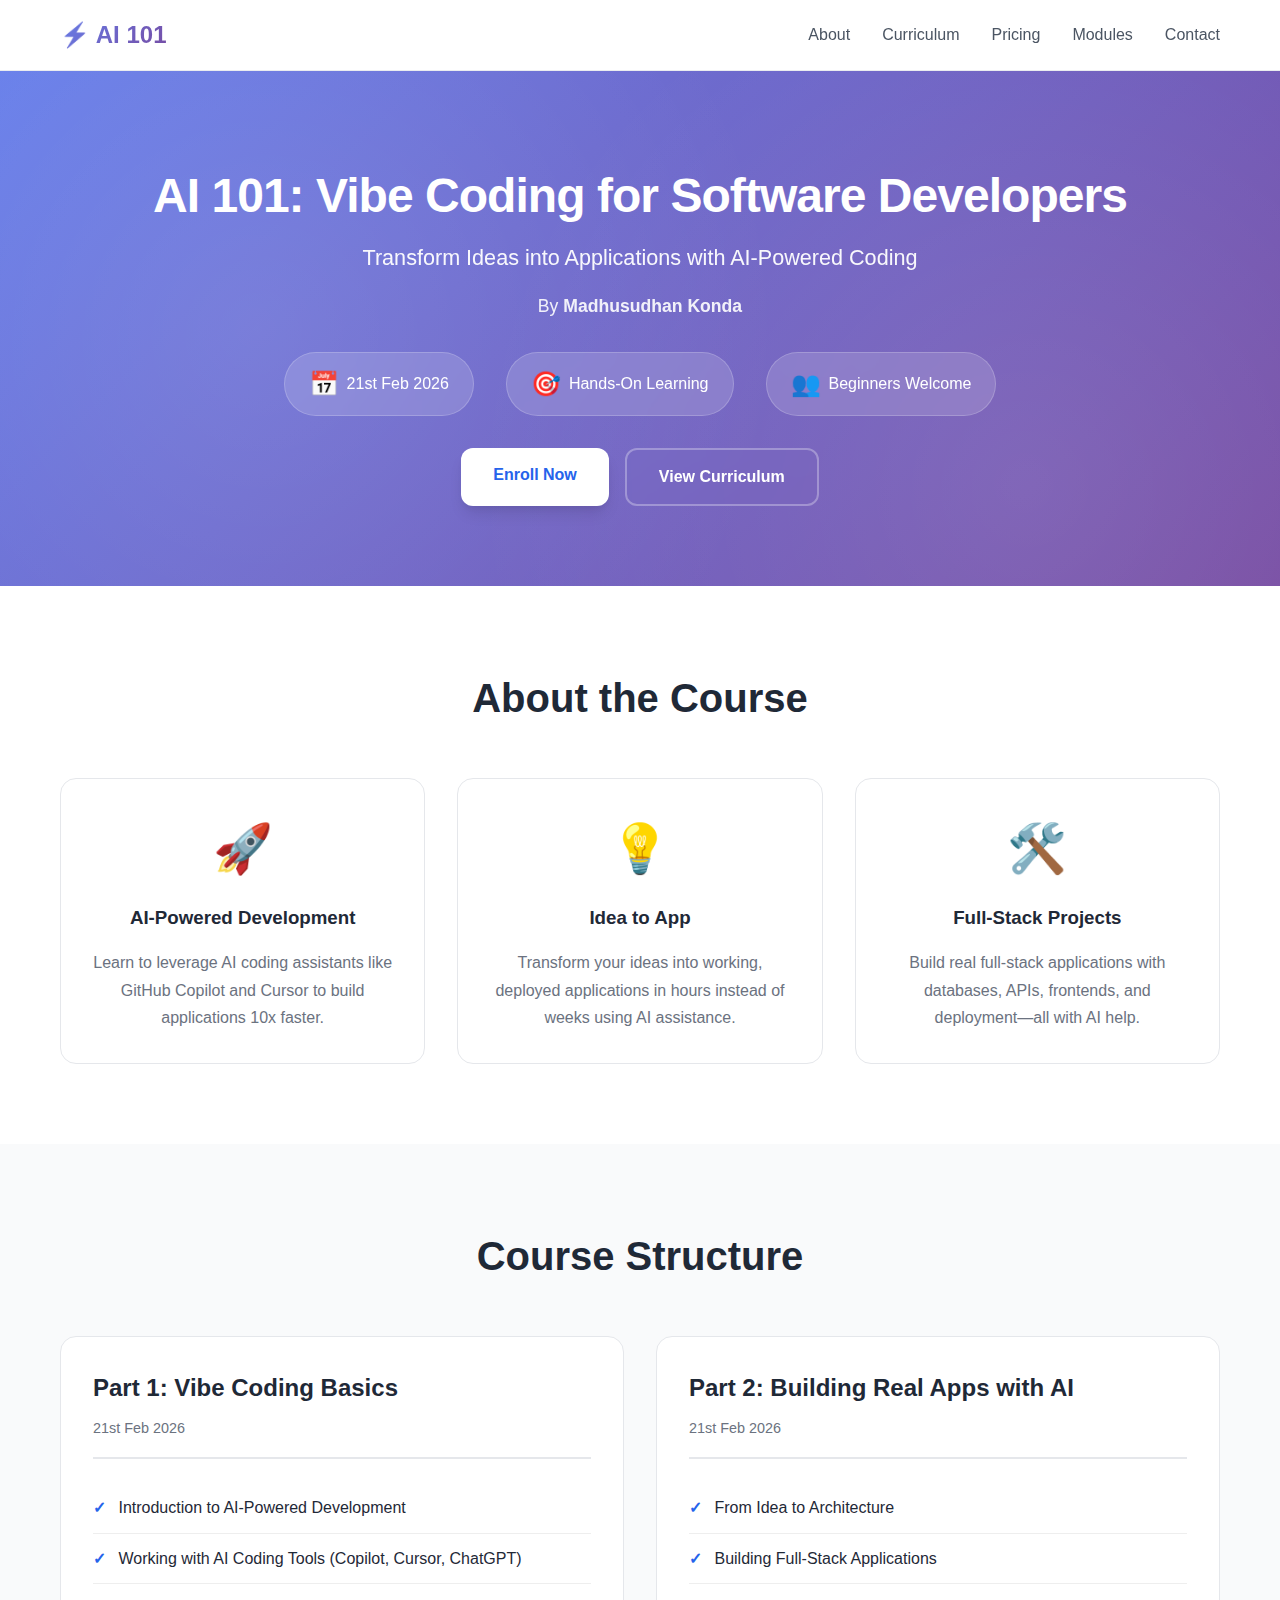
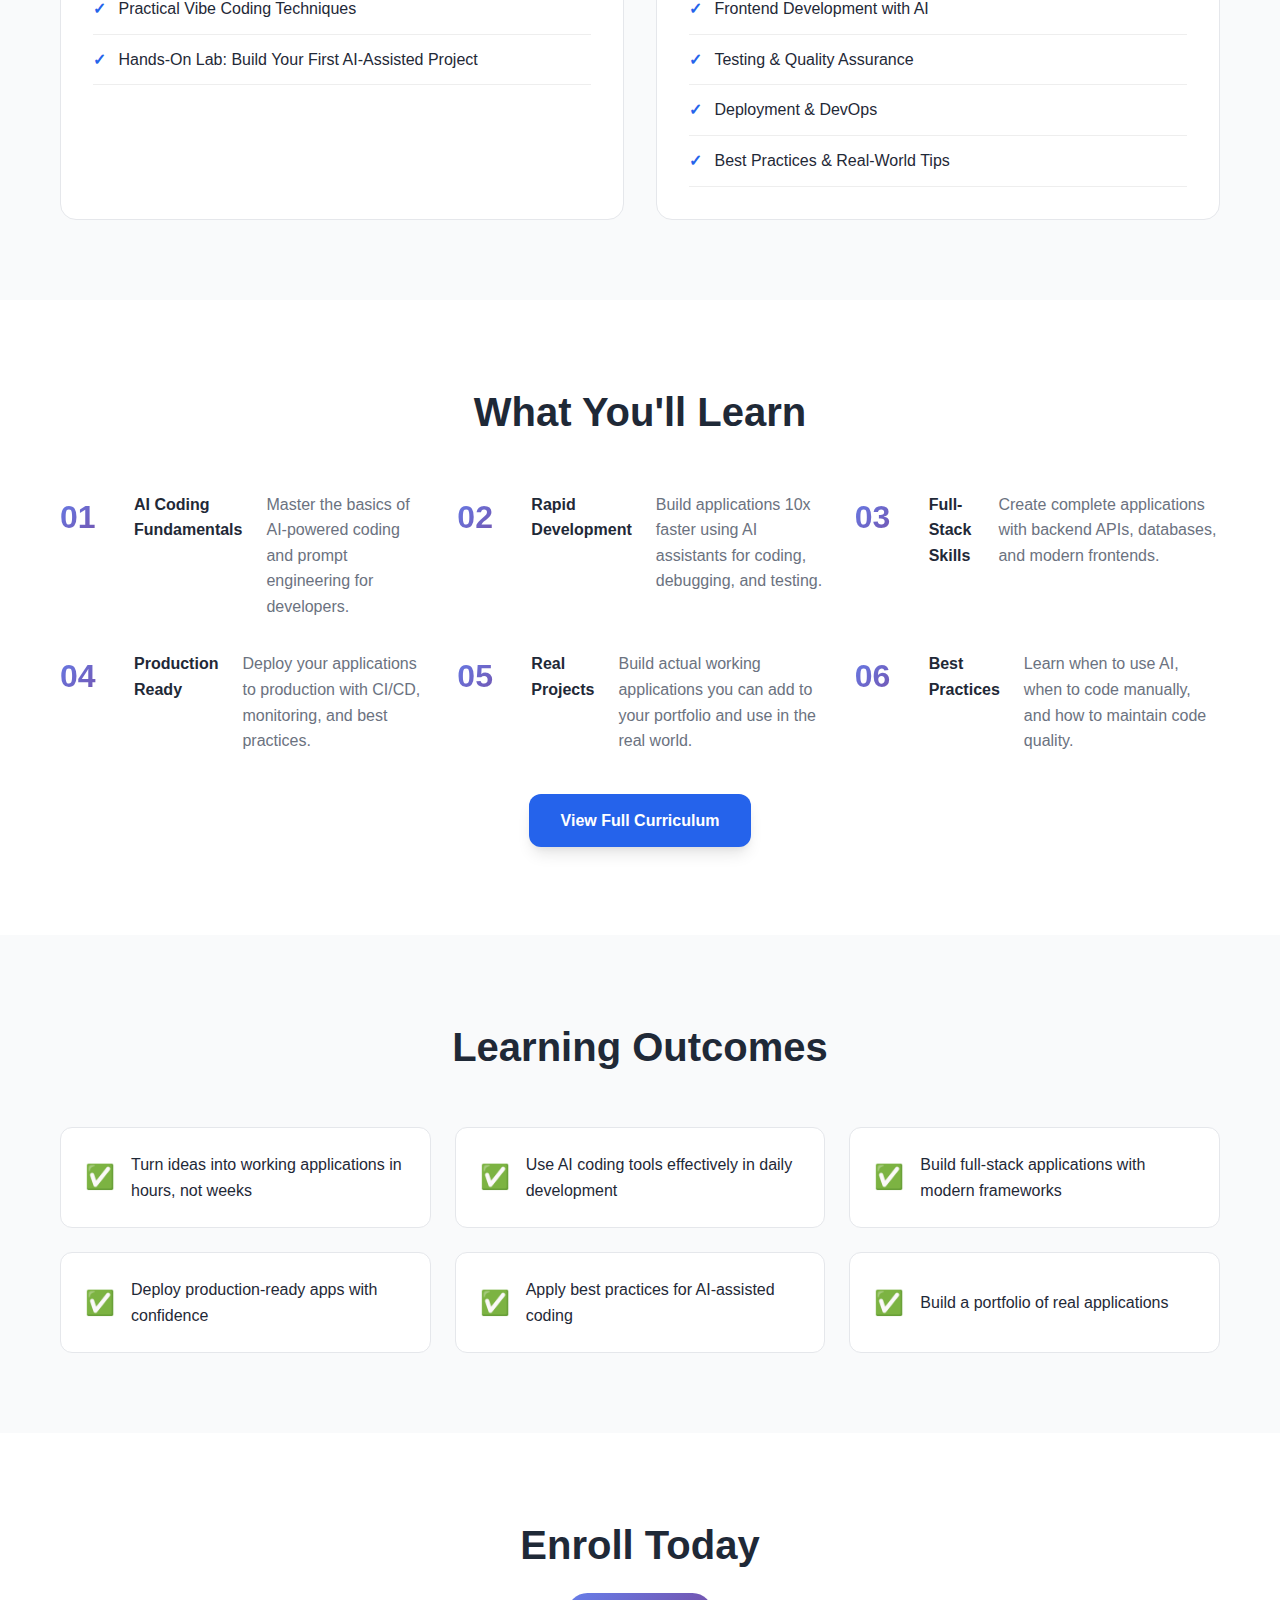
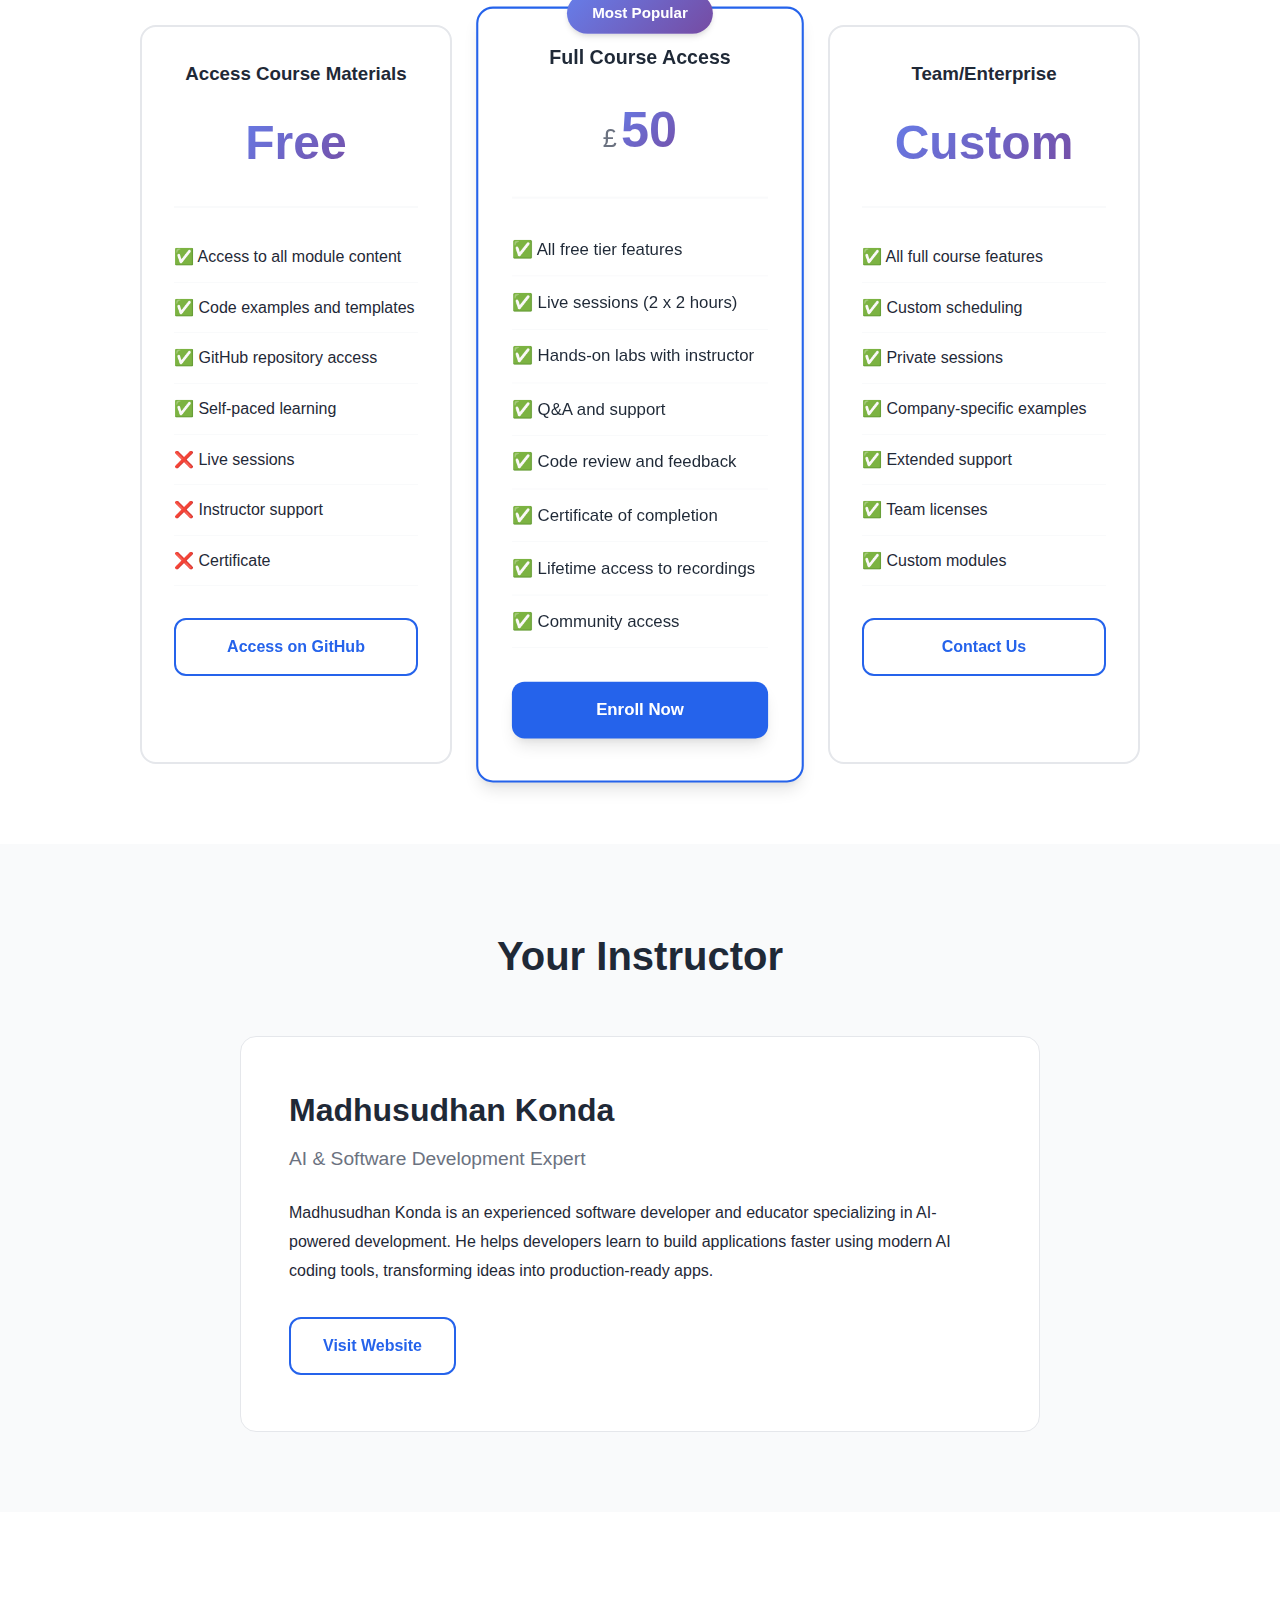
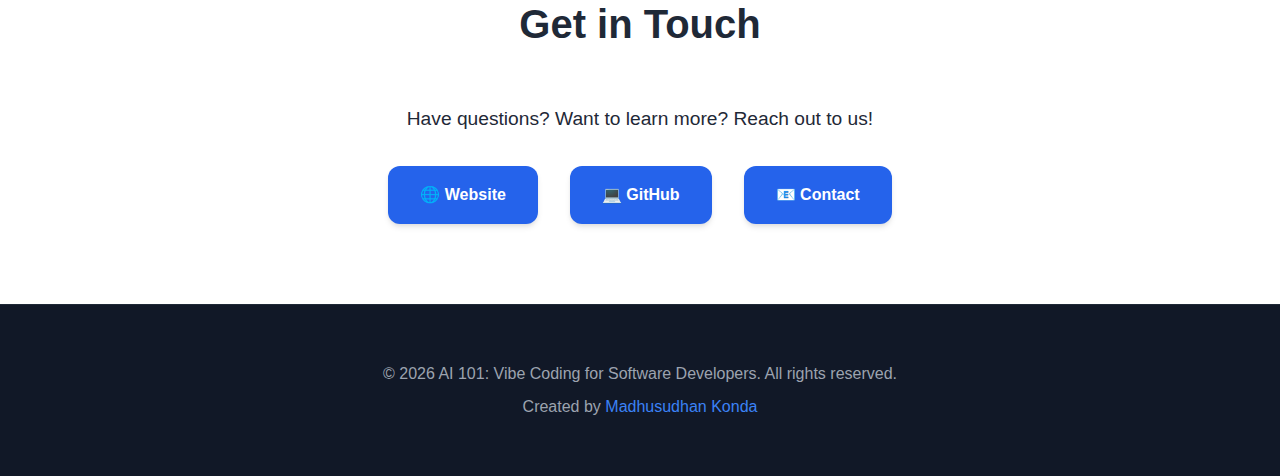
<file: docs/index.html>
<!DOCTYPE html>
<html lang="en">
<head>
    <meta charset="UTF-8">
    <meta name="viewport" content="width=device-width, initial-scale=1.0">
    <meta name="description" content="AI 101: Vibe Coding for Software Developers - Learn AI-powered coding with Madhusudhan Konda">
    <title>AI 101: Vibe Coding for Software Developers</title>
    <link rel="stylesheet" href="assets/css/style.css">
    <script src="https://js.stripe.com/v3/"></script>
</head>
<body>
    <!-- Navigation -->
    <nav class="navbar">
        <div class="container">
            <div class="nav-brand">
                <h2>⚡ AI 101</h2>
            </div>
            <ul class="nav-menu">
                <li><a href="#about">About</a></li>
                <li><a href="#curriculum">Curriculum</a></li>
                <li><a href="#pricing">Pricing</a></li>
                <li><a href="modules.html">Modules</a></li>
                <li><a href="#contact">Contact</a></li>
            </ul>
        </div>
    </nav>

    <!-- Hero Section -->
    <section class="hero">
        <div class="container">
            <div class="hero-content">
                <h1 class="hero-title">AI 101: Vibe Coding for Software Developers</h1>
                <p class="hero-subtitle">Transform Ideas into Applications with AI-Powered Coding</p>
                <p class="hero-instructor">By <strong>Madhusudhan Konda</strong></p>
                <div class="hero-details">
                    <div class="detail-item">
                        <span class="icon">📅</span>
                        <span>21st Feb 2026</span>
                    </div>
                    <div class="detail-item">
                        <span class="icon">🎯</span>
                        <span>Hands-On Learning</span>
                    </div>
                    <div class="detail-item">
                        <span class="icon">👥</span>
                        <span>Beginners Welcome</span>
                    </div>
                </div>
                <div class="hero-cta">
                    <a href="#pricing" class="btn btn-primary">Enroll Now</a>
                    <a href="#curriculum" class="btn btn-secondary">View Curriculum</a>
                </div>
            </div>
        </div>
    </section>

    <!-- About Section -->
    <section id="about" class="section">
        <div class="container">
            <h2 class="section-title">About the Course</h2>
            <div class="about-grid">
                <div class="about-card">
                    <div class="card-icon">🚀</div>
                    <h3>AI-Powered Development</h3>
                    <p>Learn to leverage AI coding assistants like GitHub Copilot and Cursor to build applications 10x faster.</p>
                </div>
                <div class="about-card">
                    <div class="card-icon">💡</div>
                    <h3>Idea to App</h3>
                    <p>Transform your ideas into working, deployed applications in hours instead of weeks using AI assistance.</p>
                </div>
                <div class="about-card">
                    <div class="card-icon">🛠️</div>
                    <h3>Full-Stack Projects</h3>
                    <p>Build real full-stack applications with databases, APIs, frontends, and deployment—all with AI help.</p>
                </div>
            </div>
        </div>
    </section>

    <!-- Course Parts Section -->
    <section class="section bg-alt">
        <div class="container">
            <h2 class="section-title">Course Structure</h2>
            <div class="parts-grid">
                <div class="part-card">
                    <div class="part-header">
                        <h3>Part 1: Vibe Coding Basics</h3>
                        <span class="part-time">21st Feb 2026</span>
                    </div>
                    <ul class="part-topics">
                        <li>Introduction to AI-Powered Development</li>
                        <li>Working with AI Coding Tools (Copilot, Cursor, ChatGPT)</li>
                        <li>Practical Vibe Coding Techniques</li>
                        <li>Hands-On Lab: Build Your First AI-Assisted Project</li>
                    </ul>
                </div>
                <div class="part-card">
                    <div class="part-header">
                        <h3>Part 2: Building Real Apps with AI</h3>
                        <span class="part-time">21st Feb 2026</span>
                    </div>
                    <ul class="part-topics">
                        <li>From Idea to Architecture</li>
                        <li>Building Full-Stack Applications</li>
                        <li>Frontend Development with AI</li>
                        <li>Testing & Quality Assurance</li>
                        <li>Deployment & DevOps</li>
                        <li>Best Practices & Real-World Tips</li>
                    </ul>
                </div>
            </div>
        </div>
    </section>

    <!-- Curriculum Section -->
    <section id="curriculum" class="section">
        <div class="container">
            <h2 class="section-title">What You'll Learn</h2>
            <div class="curriculum-grid">
                <div class="curriculum-item">
                    <span class="number">01</span>
                    <h4>AI Coding Fundamentals</h4>
                    <p>Master the basics of AI-powered coding and prompt engineering for developers.</p>
                </div>
                <div class="curriculum-item">
                    <span class="number">02</span>
                    <h4>Rapid Development</h4>
                    <p>Build applications 10x faster using AI assistants for coding, debugging, and testing.</p>
                </div>
                <div class="curriculum-item">
                    <span class="number">03</span>
                    <h4>Full-Stack Skills</h4>
                    <p>Create complete applications with backend APIs, databases, and modern frontends.</p>
                </div>
                <div class="curriculum-item">
                    <span class="number">04</span>
                    <h4>Production Ready</h4>
                    <p>Deploy your applications to production with CI/CD, monitoring, and best practices.</p>
                </div>
                <div class="curriculum-item">
                    <span class="number">05</span>
                    <h4>Real Projects</h4>
                    <p>Build actual working applications you can add to your portfolio and use in the real world.</p>
                </div>
                <div class="curriculum-item">
                    <span class="number">06</span>
                    <h4>Best Practices</h4>
                    <p>Learn when to use AI, when to code manually, and how to maintain code quality.</p>
                </div>
            </div>
            <div class="text-center mt-40">
                <a href="modules.html" class="btn btn-primary">View Full Curriculum</a>
            </div>
        </div>
    </section>

    <!-- Learning Outcomes -->
    <section class="section bg-alt">
        <div class="container">
            <h2 class="section-title">Learning Outcomes</h2>
            <div class="outcomes-grid">
                <div class="outcome-item">
                    <span class="check-icon">✅</span>
                    <p>Turn ideas into working applications in hours, not weeks</p>
                </div>
                <div class="outcome-item">
                    <span class="check-icon">✅</span>
                    <p>Use AI coding tools effectively in daily development</p>
                </div>
                <div class="outcome-item">
                    <span class="check-icon">✅</span>
                    <p>Build full-stack applications with modern frameworks</p>
                </div>
                <div class="outcome-item">
                    <span class="check-icon">✅</span>
                    <p>Deploy production-ready apps with confidence</p>
                </div>
                <div class="outcome-item">
                    <span class="check-icon">✅</span>
                    <p>Apply best practices for AI-assisted coding</p>
                </div>
                <div class="outcome-item">
                    <span class="check-icon">✅</span>
                    <p>Build a portfolio of real applications</p>
                </div>
            </div>
        </div>
    </section>

    <!-- Pricing Section -->
    <section id="pricing" class="section">
        <div class="container">
            <h2 class="section-title">Enroll Today</h2>
            <div class="pricing-grid">
                <!-- Free Tier -->
                <div class="pricing-card">
                    <div class="pricing-header">
                        <h3>Access Course Materials</h3>
                        <div class="price">
                            <span class="amount">Free</span>
                        </div>
                    </div>
                    <ul class="features-list">
                        <li>✅ Access to all module content</li>
                        <li>✅ Code examples and templates</li>
                        <li>✅ GitHub repository access</li>
                        <li>✅ Self-paced learning</li>
                        <li>❌ Live sessions</li>
                        <li>❌ Instructor support</li>
                        <li>❌ Certificate</li>
                    </ul>
                    <a href="https://github.com/madhusudhankonda/vibe-coding-4-sofware-developers" class="btn btn-secondary" target="_blank">Access on GitHub</a>
                </div>

                <!-- Paid Tier -->
                <div class="pricing-card featured">
                    <div class="badge">Most Popular</div>
                    <div class="pricing-header">
                        <h3>Full Course Access</h3>
                        <div class="price">
                            <span class="currency">£</span>
                            <span class="amount">50</span>
                        </div>
                    </div>
                    <ul class="features-list">
                        <li>✅ All free tier features</li>
                        <li>✅ Live sessions (2 x 2 hours)</li>
                        <li>✅ Hands-on labs with instructor</li>
                        <li>✅ Q&A and support</li>
                        <li>✅ Code review and feedback</li>
                        <li>✅ Certificate of completion</li>
                        <li>✅ Lifetime access to recordings</li>
                        <li>✅ Community access</li>
                    </ul>
                    <!-- Replace YOUR_STRIPE_PAYMENT_LINK with your actual Stripe Payment Link -->
                    <a href="https://buy.stripe.com/9B614o3STbCg9Ph4DUcV200" class="btn btn-primary">Enroll Now</a>
                </div>

                <!-- Enterprise Tier -->
                <div class="pricing-card">
                    <div class="pricing-header">
                        <h3>Team/Enterprise</h3>
                        <div class="price">
                            <span class="amount">Custom</span>
                        </div>
                    </div>
                    <ul class="features-list">
                        <li>✅ All full course features</li>
                        <li>✅ Custom scheduling</li>
                        <li>✅ Private sessions</li>
                        <li>✅ Company-specific examples</li>
                        <li>✅ Extended support</li>
                        <li>✅ Team licenses</li>
                        <li>✅ Custom modules</li>
                    </ul>
                    <a href="#contact" class="btn btn-secondary">Contact Us</a>
                </div>
            </div>
        </div>
    </section>

    <!-- Instructor Section -->
    <section class="section bg-alt">
        <div class="container">
            <h2 class="section-title">Your Instructor</h2>
            <div class="instructor-card">
                <div class="instructor-info">
                    <h3>Madhusudhan Konda</h3>
                    <p class="instructor-title">AI & Software Development Expert</p>
                    <p class="instructor-bio">
                        Madhusudhan Konda is an experienced software developer and educator specializing in AI-powered development. He helps developers learn to build applications faster using modern AI coding tools, transforming ideas into production-ready apps.
                    </p>
                    <div class="instructor-links">
                        <a href="https://chocolateminds.com/ai" target="_blank" class="btn btn-secondary">Visit Website</a>
                    </div>
                </div>
            </div>
        </div>
    </section>

    <!-- Contact Section -->
    <section id="contact" class="section">
        <div class="container">
            <h2 class="section-title">Get in Touch</h2>
            <div class="contact-content">
                <p>Have questions? Want to learn more? Reach out to us!</p>
                <div class="contact-links">
                    <a href="https://chocolateminds.com/ai" class="contact-link">🌐 Website</a>
                    <a href="https://github.com/madhusudhankonda/vibe-coding-4-sofware-developers" class="contact-link">💻 GitHub</a>
                    <a href="https://github.com/madhusudhankonda/vibe-coding-4-sofware-developers/issues" class="contact-link">📧 Contact</a>
                </div>
            </div>
        </div>
    </section>

    <!-- Footer -->
    <footer class="footer">
        <div class="container">
            <p>&copy; 2026 AI 101: Vibe Coding for Software Developers. All rights reserved.</p>
            <p>Created by <a href="https://chocolateminds.com/ai" target="_blank">Madhusudhan Konda</a></p>
        </div>
    </footer>

    <!-- Stripe Integration Script -->
    <script src="assets/js/stripe-integration.js"></script>
</body>
</html>
</file>
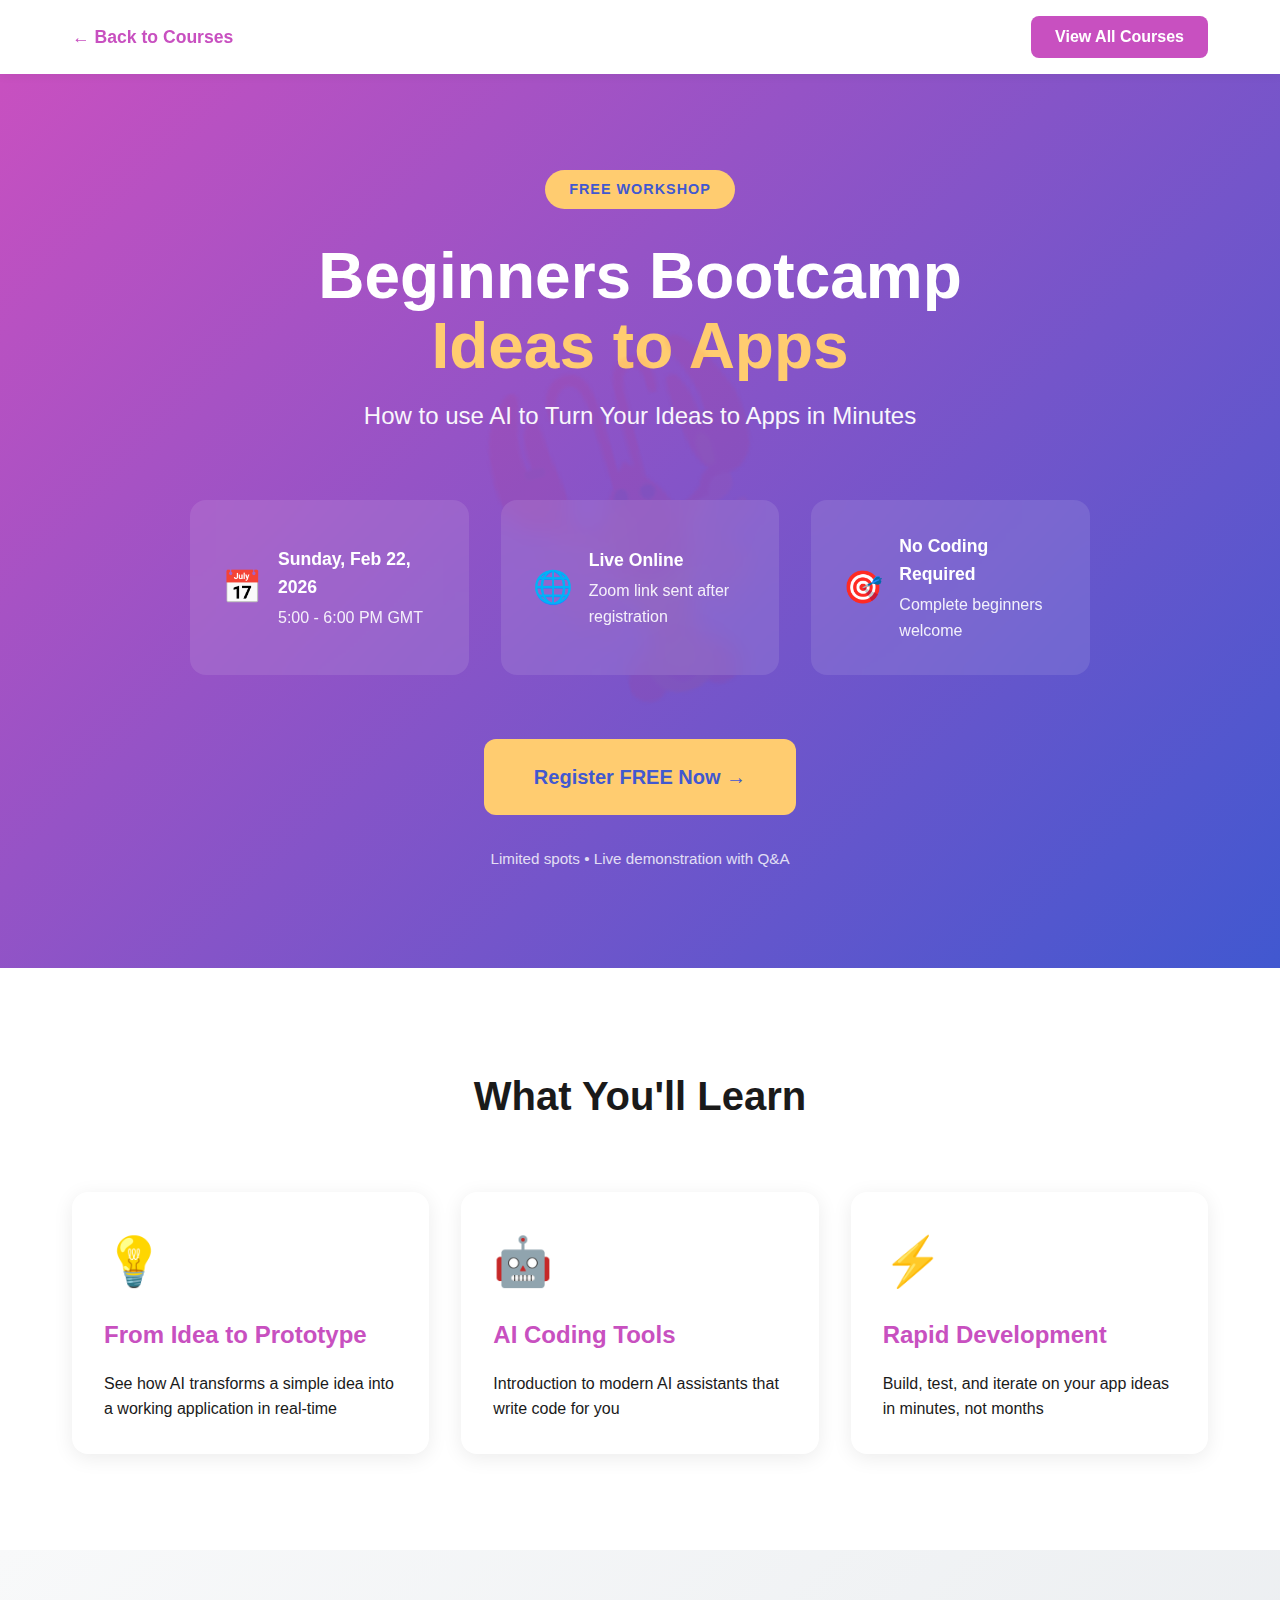
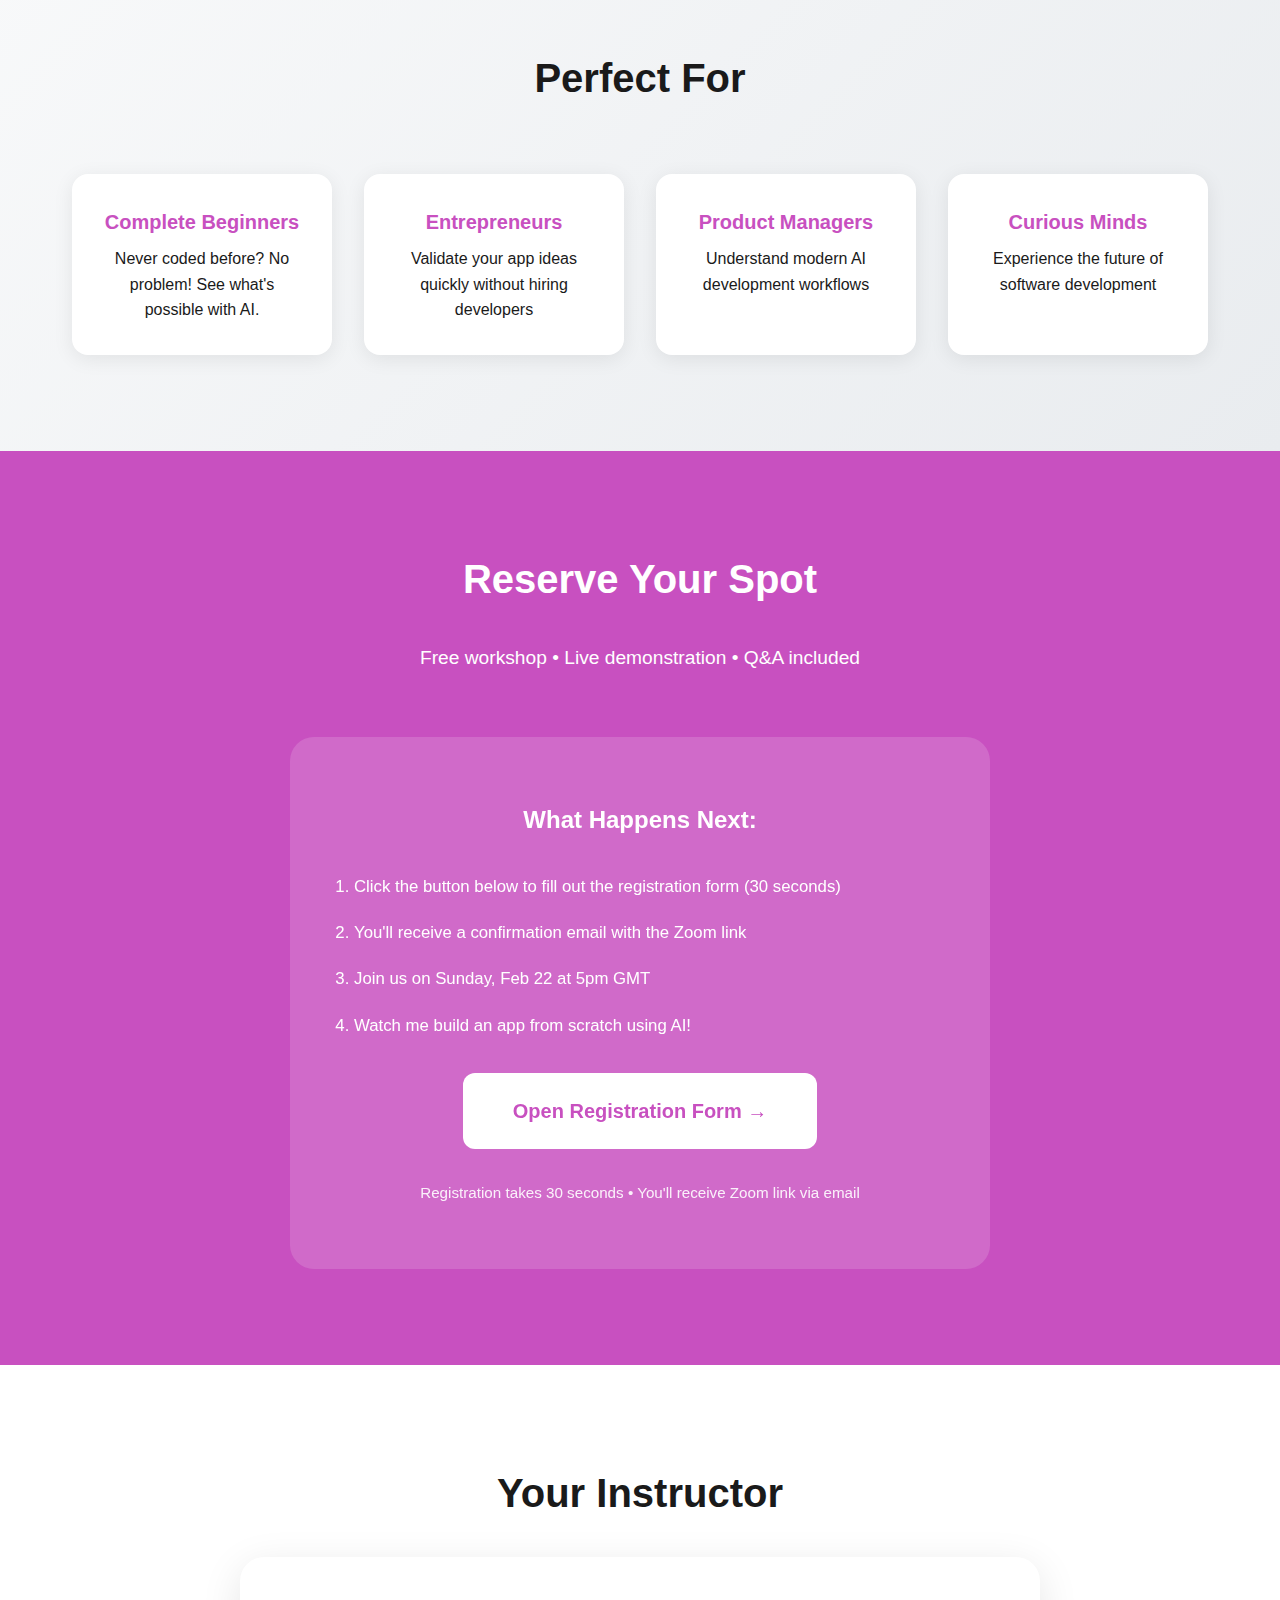
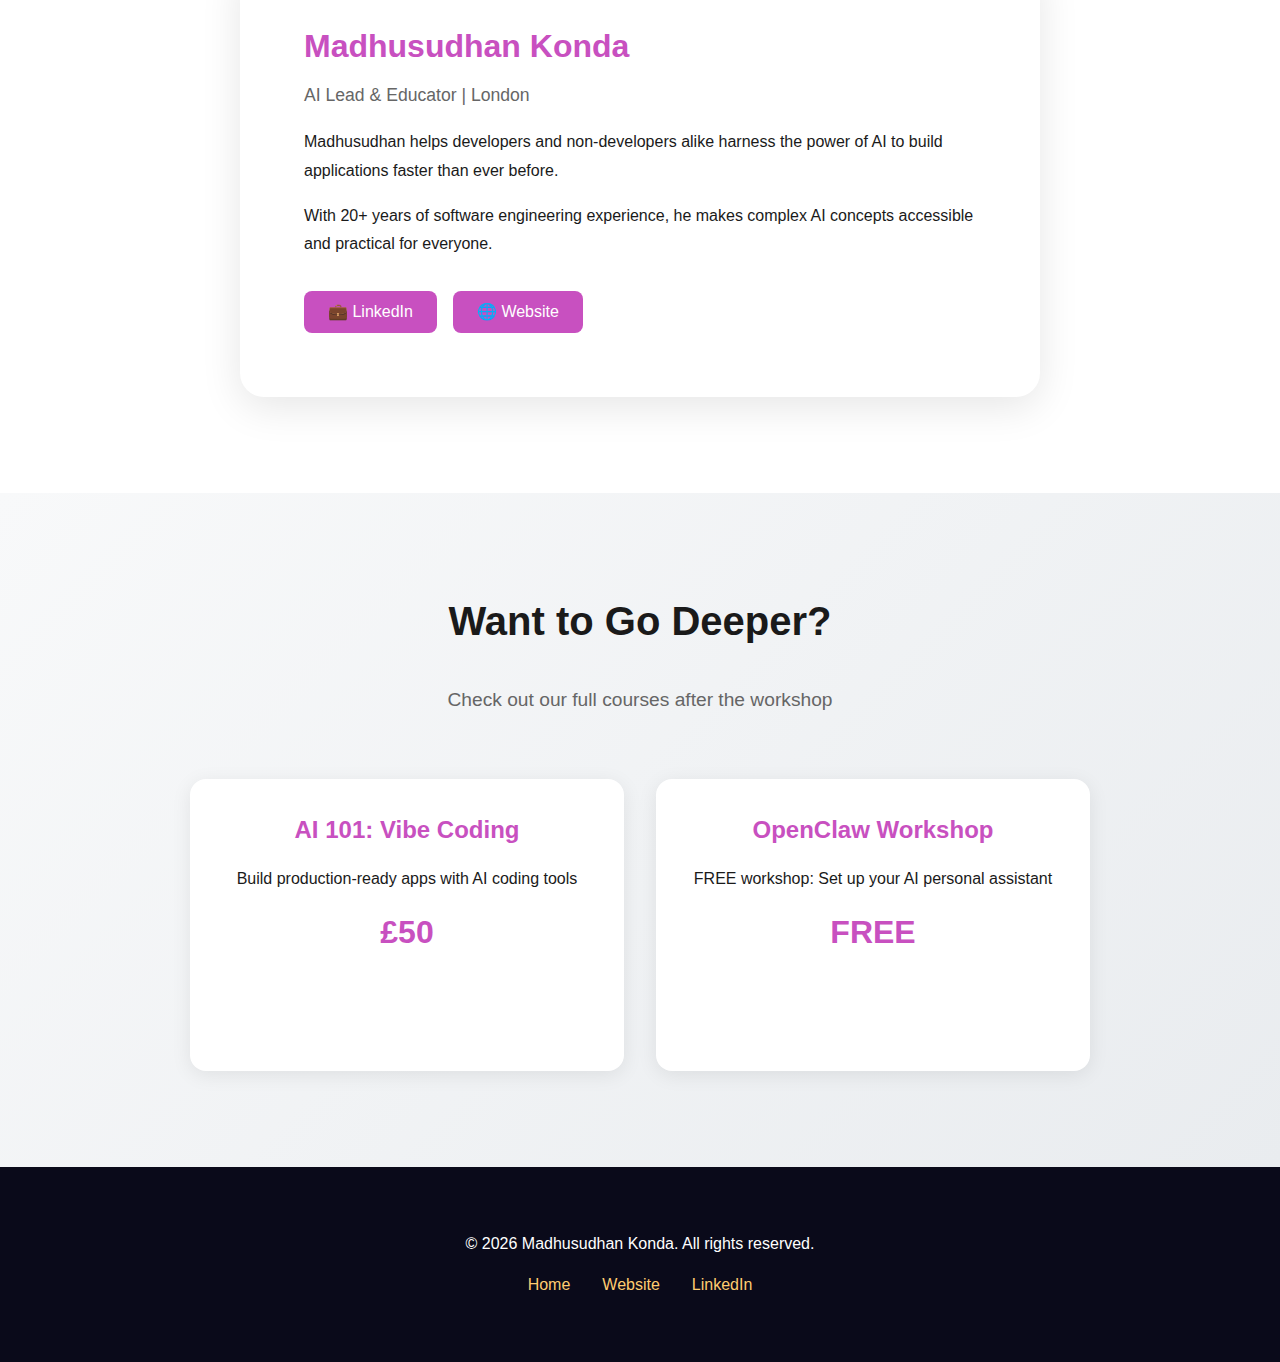
<file: docs/courses/ideas-to-apps/index.html>
<!DOCTYPE html>
<html lang="en">
<head>
    <meta charset="UTF-8">
    <meta name="viewport" content="width=device-width, initial-scale=1.0">
    <title>Ideas to Apps Workshop - FREE | Madhusudhan Konda</title>
    <meta name="description" content="Learn to turn your ideas into working apps in minutes. Free workshop on Feb 22, 5-6pm GMT. No coding required.">
    <link rel="stylesheet" href="../../assets/css/ideas-workshop.css">
</head>
<body>
    <!-- Navigation -->
    <nav class="navbar">
        <div class="container">
            <a href="../../index.html" class="logo">← Back to Courses</a>
            <a href="../../courses/vibe-coding/index.html" class="nav-cta">View All Courses</a>
        </div>
    </nav>

    <!-- Hero Section -->
    <section class="hero">
        <div class="container">
            <div class="hero-badge">FREE Workshop</div>
            <h1 class="hero-title">
                Beginners Bootcamp<br>
                <span class="highlight">Ideas to Apps</span>
            </h1>
            <p class="hero-subtitle">How to use AI to Turn Your Ideas to Apps in Minutes</p>
            
            <div class="event-details">
                <div class="detail-item">
                    <span class="icon">📅</span>
                    <div>
                        <strong>Sunday, Feb 22, 2026</strong>
                        <p>5:00 - 6:00 PM GMT</p>
                    </div>
                </div>
                <div class="detail-item">
                    <span class="icon">🌐</span>
                    <div>
                        <strong>Live Online</strong>
                        <p>Zoom link sent after registration</p>
                    </div>
                </div>
                <div class="detail-item">
                    <span class="icon">🎯</span>
                    <div>
                        <strong>No Coding Required</strong>
                        <p>Complete beginners welcome</p>
                    </div>
                </div>
            </div>

            <a href="https://forms.gle/TwsiwtZQJS4BhKf38" target="_blank" class="btn btn-primary btn-large">Register FREE Now →</a>
            <p class="hero-note">Limited spots • Live demonstration with Q&A</p>
        </div>
    </section>

    <!-- What You'll Learn -->
    <section class="section">
        <div class="container">
            <h2 class="section-title">What You'll Learn</h2>
            <div class="learning-grid">
                <div class="learning-card">
                    <div class="card-icon">💡</div>
                    <h3>From Idea to Prototype</h3>
                    <p>See how AI transforms a simple idea into a working application in real-time</p>
                </div>
                <div class="learning-card">
                    <div class="card-icon">🤖</div>
                    <h3>AI Coding Tools</h3>
                    <p>Introduction to modern AI assistants that write code for you</p>
                </div>
                <div class="learning-card">
                    <div class="card-icon">⚡</div>
                    <h3>Rapid Development</h3>
                    <p>Build, test, and iterate on your app ideas in minutes, not months</p>
                </div>
            </div>
        </div>
    </section>

    <!-- Who Should Attend -->
    <section class="section bg-gradient">
        <div class="container">
            <h2 class="section-title">Perfect For</h2>
            <div class="audience-grid">
                <div class="audience-card">
                    <strong>Complete Beginners</strong>
                    <p>Never coded before? No problem! See what's possible with AI.</p>
                </div>
                <div class="audience-card">
                    <strong>Entrepreneurs</strong>
                    <p>Validate your app ideas quickly without hiring developers</p>
                </div>
                <div class="audience-card">
                    <strong>Product Managers</strong>
                    <p>Understand modern AI development workflows</p>
                </div>
                <div class="audience-card">
                    <strong>Curious Minds</strong>
                    <p>Experience the future of software development</p>
                </div>
            </div>
        </div>
    </section>

    <!-- Registration Section -->
    <section id="register" class="section bg-primary">
        <div class="container text-center">
            <h2 class="section-title">Reserve Your Spot</h2>
            <p class="section-subtitle">Free workshop • Live demonstration • Q&A included</p>
            
            <div class="registration-box">
                <div class="registration-content">
                    <h3>What Happens Next:</h3>
                    <ol class="steps-list">
                        <li>Click the button below to fill out the registration form (30 seconds)</li>
                        <li>You'll receive a confirmation email with the Zoom link</li>
                        <li>Join us on Sunday, Feb 22 at 5pm GMT</li>
                        <li>Watch me build an app from scratch using AI!</li>
                    </ol>
                    
                    <a href="https://forms.gle/TwsiwtZQJS4BhKf38" target="_blank" class="btn btn-secondary btn-large">
                        Open Registration Form →
                    </a>
                    
                    <p class="form-note">
                        Registration takes 30 seconds • You'll receive Zoom link via email
                    </p>
                </div>
            </div>
        </div>
    </section>

    <!-- Instructor -->
    <section class="section">
        <div class="container">
            <h2 class="section-title">Your Instructor</h2>
            <div class="instructor-card">
                <div class="instructor-content">
                    <h3>Madhusudhan Konda</h3>
                    <p class="instructor-title">AI Lead & Educator | London</p>
                    <p>Madhusudhan helps developers and non-developers alike harness the power of AI to build applications faster than ever before.</p>
                    <p>With 20+ years of software engineering experience, he makes complex AI concepts accessible and practical for everyone.</p>
                    <div class="instructor-links">
                        <a href="https://linkedin.com/in/madhusudhankonda" target="_blank">💼 LinkedIn</a>
                        <a href="https://chocolateminds.com/ai" target="_blank">🌐 Website</a>
                    </div>
                </div>
            </div>
        </div>
    </section>

    <!-- More Courses CTA -->
    <section class="section bg-gradient">
        <div class="container text-center">
            <h2 class="section-title">Want to Go Deeper?</h2>
            <p class="section-subtitle">Check out our full courses after the workshop</p>
            <div class="courses-preview">
                <div class="course-card">
                    <h4>AI 101: Vibe Coding</h4>
                    <p>Build production-ready apps with AI coding tools</p>
                    <span class="price">£50</span>
                    <a href="../vibe-coding/index.html" class="btn btn-outline">Learn More</a>
                </div>
                <div class="course-card">
                    <h4>OpenClaw Workshop</h4>
                    <p>FREE workshop: Set up your AI personal assistant</p>
                    <span class="price">FREE</span>
                    <a href="../openclaw/index.html" class="btn btn-outline">Register</a>
                </div>
            </div>
        </div>
    </section>

    <!-- Footer -->
    <footer class="footer">
        <div class="container">
            <p>&copy; 2026 Madhusudhan Konda. All rights reserved.</p>
            <div class="footer-links">
                <a href="../../index.html">Home</a>
                <a href="https://chocolateminds.com/ai">Website</a>
                <a href="https://linkedin.com/in/madhusudhankonda">LinkedIn</a>
            </div>
        </div>
    </footer>
</body>
</html>
</file>
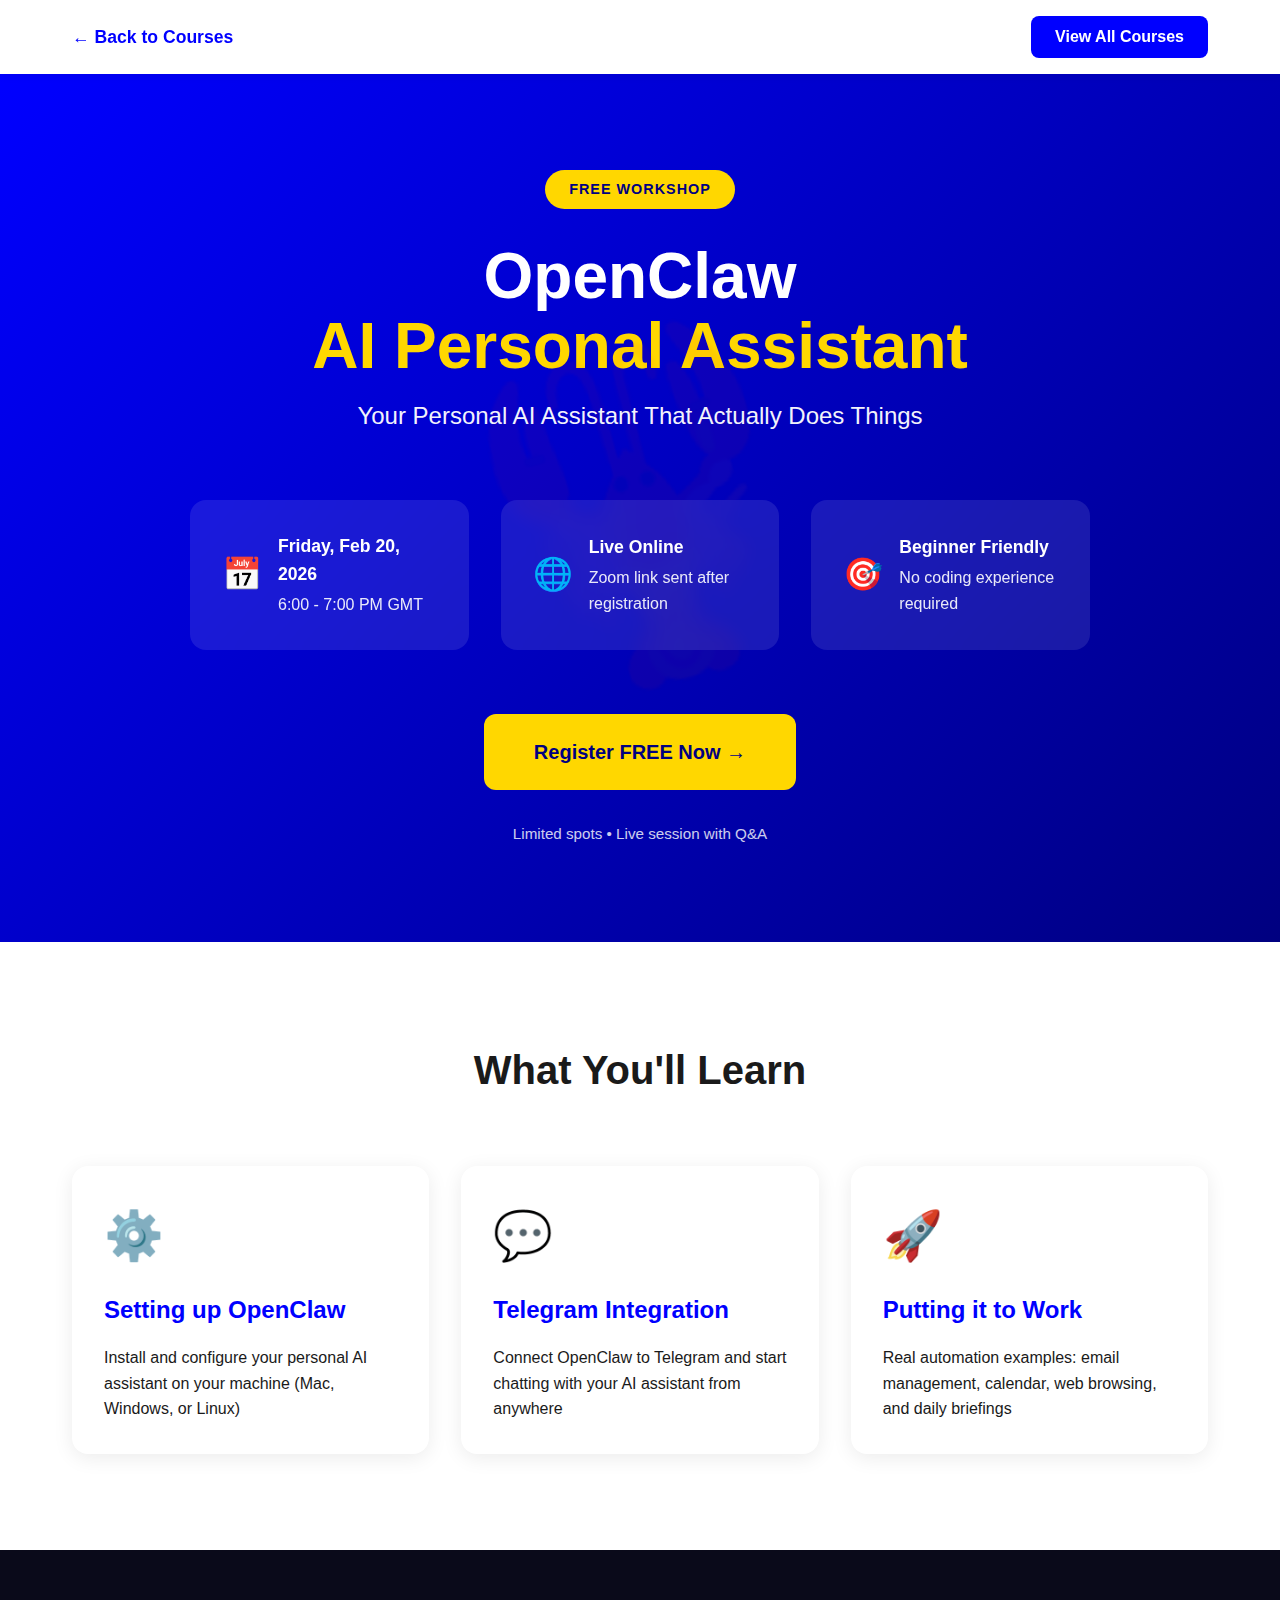
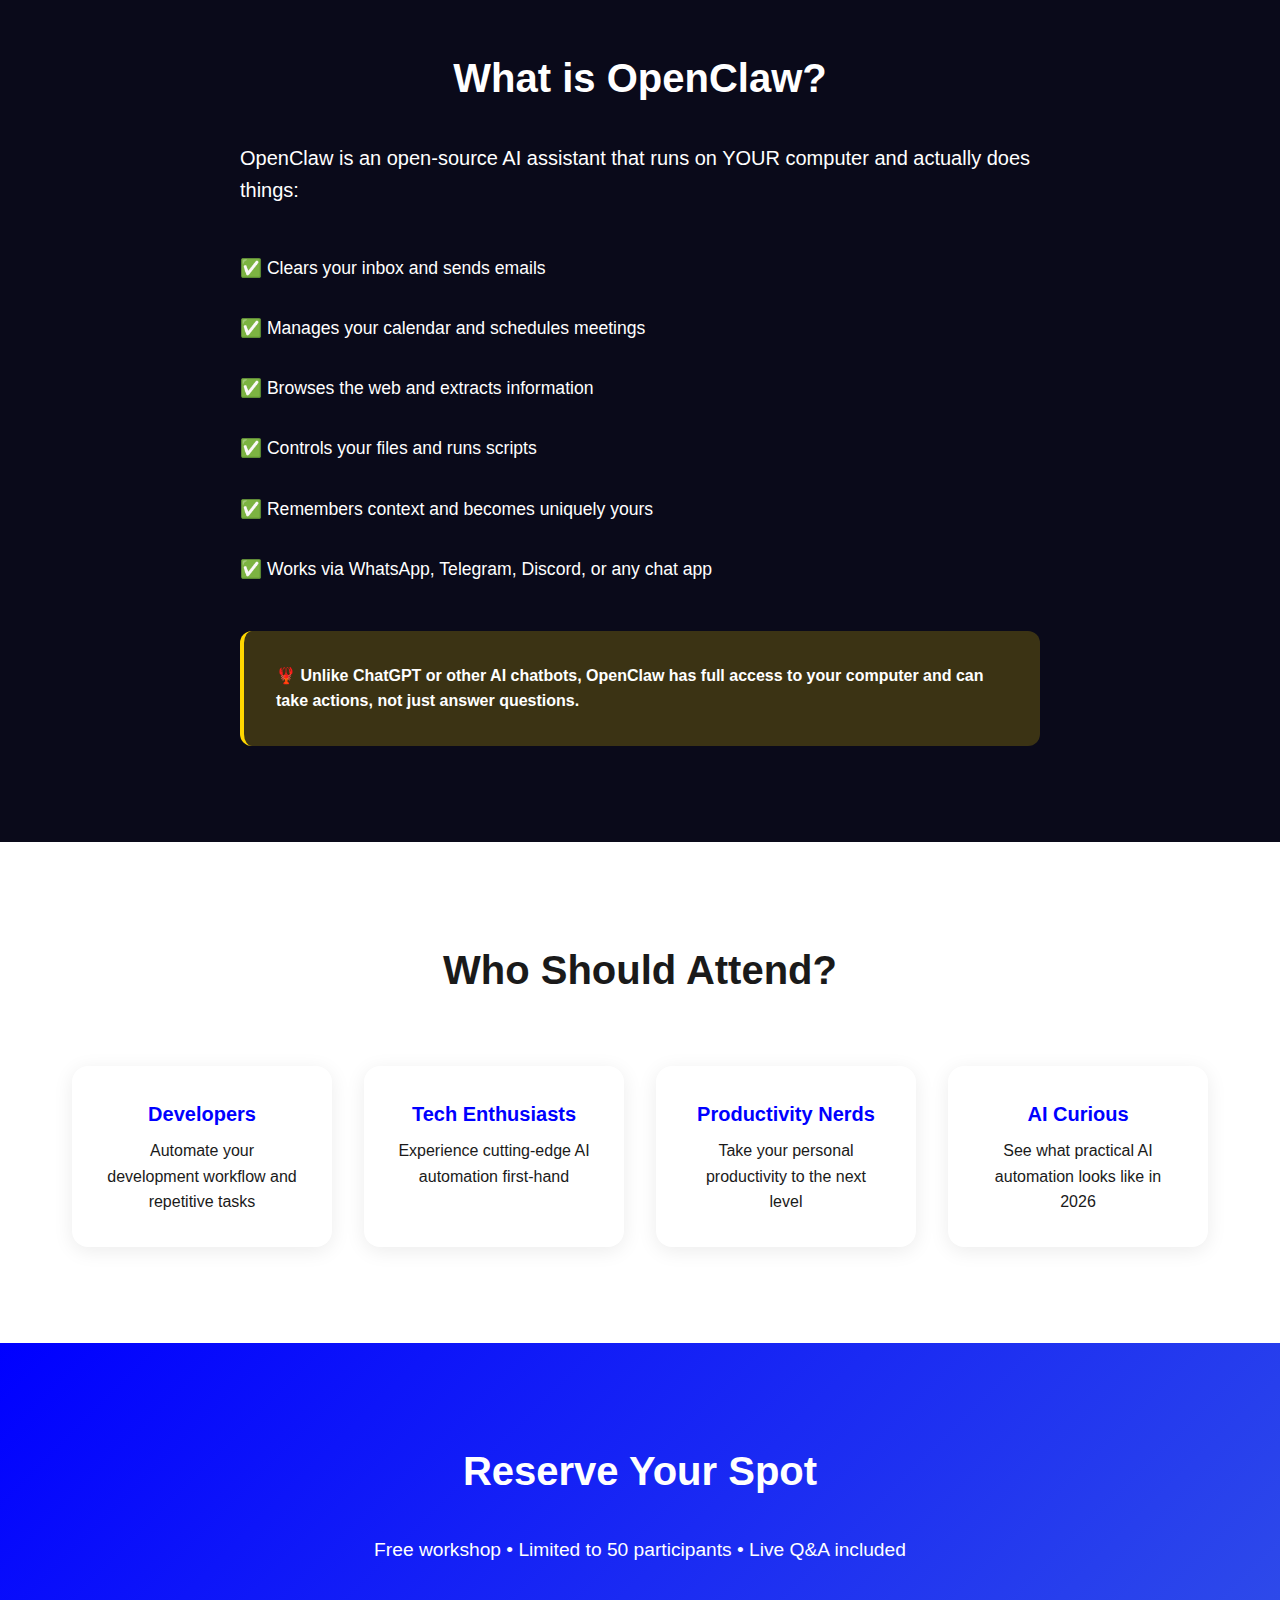
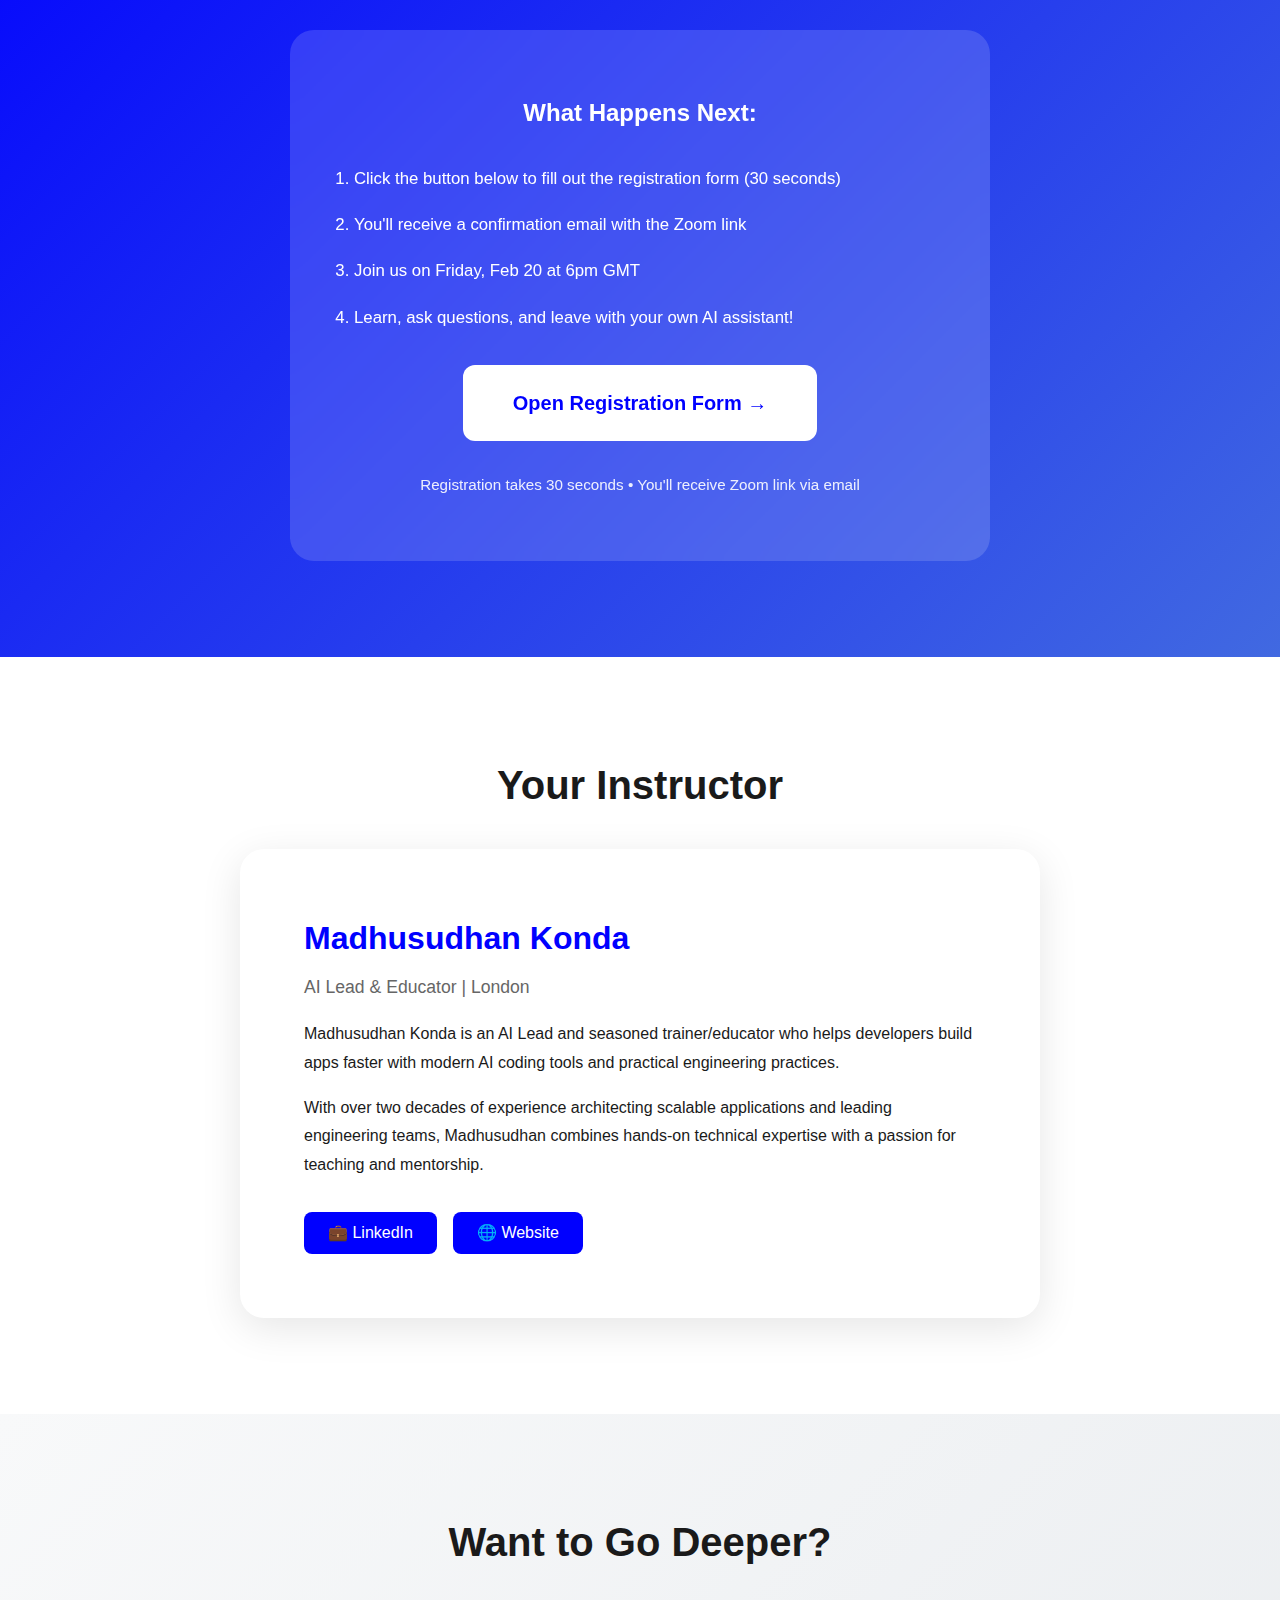
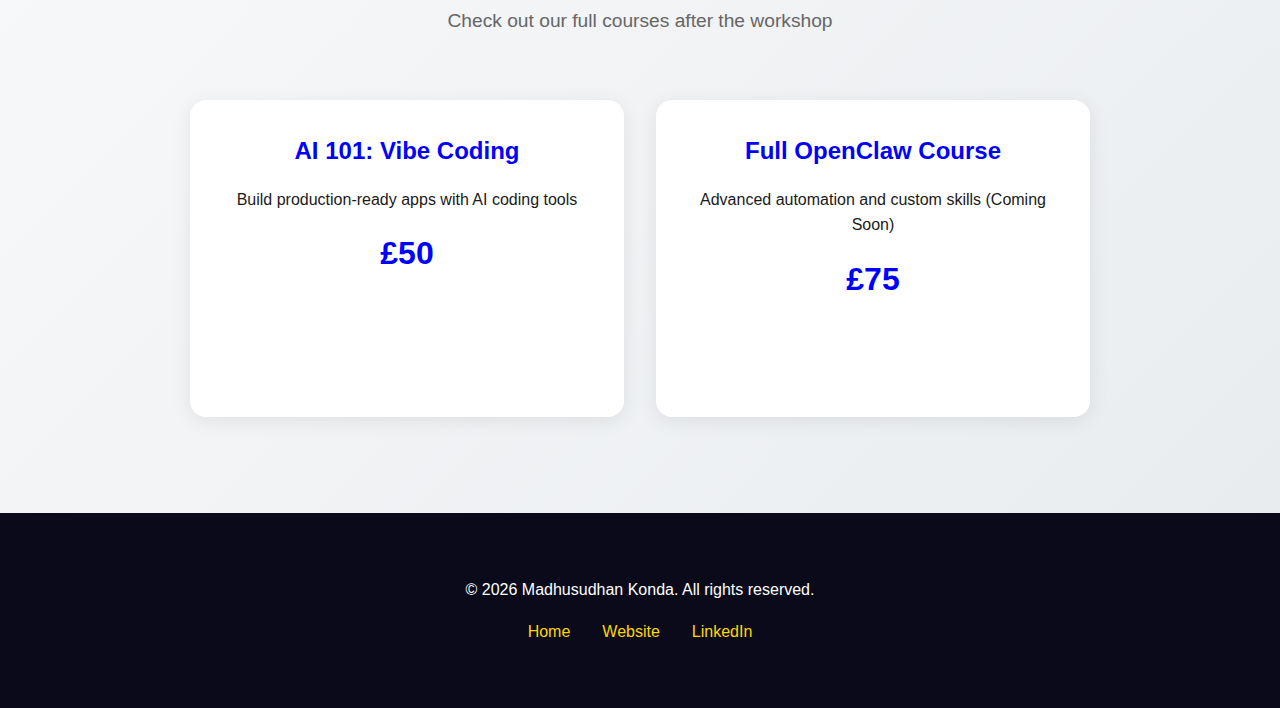
<file: docs/courses/openclaw/index.html>
<!DOCTYPE html>
<html lang="en">
<head>
    <meta charset="UTF-8">
    <meta name="viewport" content="width=device-width, initial-scale=1.0">
    <title>OpenClaw Workshop - FREE Session | Madhusudhan Konda</title>
    <meta name="description" content="Learn to set up your own AI Personal Assistant with OpenClaw. Free workshop on Feb 20, 6-7pm GMT. Setting up OpenClaw, Telegram integration, and practical automation.">
    <link rel="stylesheet" href="../../assets/css/openclaw-workshop.css">
</head>
<body>
    <!-- Navigation -->
    <nav class="navbar">
        <div class="container">
            <a href="../../index.html" class="logo">← Back to Courses</a>
            <a href="../../index.html" class="nav-cta">View All Courses</a>
        </div>
    </nav>

    <!-- Hero Section -->
    <section class="hero">
        <div class="container">
            <div class="hero-badge">FREE Workshop</div>
            <h1 class="hero-title">
                OpenClaw<br>
                <span class="highlight">AI Personal Assistant</span>
            </h1>
            <p class="hero-subtitle">Your Personal AI Assistant That Actually Does Things</p>
            
            <div class="event-details">
                <div class="detail-item">
                    <span class="icon">📅</span>
                    <div>
                        <strong>Friday, Feb 20, 2026</strong>
                        <p>6:00 - 7:00 PM GMT</p>
                    </div>
                </div>
                <div class="detail-item">
                    <span class="icon">🌐</span>
                    <div>
                        <strong>Live Online</strong>
                        <p>Zoom link sent after registration</p>
                    </div>
                </div>
                <div class="detail-item">
                    <span class="icon">🎯</span>
                    <div>
                        <strong>Beginner Friendly</strong>
                        <p>No coding experience required</p>
                    </div>
                </div>
            </div>

            <a href="https://forms.gle/4aMUq8kfHhy2cLfM7" target="_blank" class="btn btn-primary btn-large">Register FREE Now →</a>
            <p class="hero-note">Limited spots • Live session with Q&A</p>
        </div>
    </section>

    <!-- What You'll Learn -->
    <section class="section">
        <div class="container">
            <h2 class="section-title">What You'll Learn</h2>
            <div class="learning-grid">
                <div class="learning-card">
                    <div class="card-icon">⚙️</div>
                    <h3>Setting up OpenClaw</h3>
                    <p>Install and configure your personal AI assistant on your machine (Mac, Windows, or Linux)</p>
                </div>
                <div class="learning-card">
                    <div class="card-icon">💬</div>
                    <h3>Telegram Integration</h3>
                    <p>Connect OpenClaw to Telegram and start chatting with your AI assistant from anywhere</p>
                </div>
                <div class="learning-card">
                    <div class="card-icon">🚀</div>
                    <h3>Putting it to Work</h3>
                    <p>Real automation examples: email management, calendar, web browsing, and daily briefings</p>
                </div>
            </div>
        </div>
    </section>

    <!-- What is OpenClaw -->
    <section class="section bg-dark">
        <div class="container">
            <h2 class="section-title">What is OpenClaw?</h2>
            <div class="feature-content">
                <p class="lead">OpenClaw is an open-source AI assistant that runs on YOUR computer and actually does things:</p>
                <ul class="feature-list">
                    <li>✅ Clears your inbox and sends emails</li>
                    <li>✅ Manages your calendar and schedules meetings</li>
                    <li>✅ Browses the web and extracts information</li>
                    <li>✅ Controls your files and runs scripts</li>
                    <li>✅ Remembers context and becomes uniquely yours</li>
                    <li>✅ Works via WhatsApp, Telegram, Discord, or any chat app</li>
                </ul>
                <div class="feature-highlight">
                    <strong>🦞 Unlike ChatGPT or other AI chatbots, OpenClaw has full access to your computer and can take actions, not just answer questions.</strong>
                </div>
            </div>
        </div>
    </section>

    <!-- Who Should Attend -->
    <section class="section">
        <div class="container">
            <h2 class="section-title">Who Should Attend?</h2>
            <div class="audience-grid">
                <div class="audience-card">
                    <strong>Developers</strong>
                    <p>Automate your development workflow and repetitive tasks</p>
                </div>
                <div class="audience-card">
                    <strong>Tech Enthusiasts</strong>
                    <p>Experience cutting-edge AI automation first-hand</p>
                </div>
                <div class="audience-card">
                    <strong>Productivity Nerds</strong>
                    <p>Take your personal productivity to the next level</p>
                </div>
                <div class="audience-card">
                    <strong>AI Curious</strong>
                    <p>See what practical AI automation looks like in 2026</p>
                </div>
            </div>
        </div>
    </section>

    <!-- Registration Section -->
    <section id="register" class="section bg-primary">
        <div class="container text-center">
            <h2 class="section-title">Reserve Your Spot</h2>
            <p class="section-subtitle">Free workshop • Limited to 50 participants • Live Q&A included</p>
            
            <div class="registration-box">
                <div class="registration-content">
                    <h3>What Happens Next:</h3>
                    <ol class="steps-list">
                        <li>Click the button below to fill out the registration form (30 seconds)</li>
                        <li>You'll receive a confirmation email with the Zoom link</li>
                        <li>Join us on Friday, Feb 20 at 6pm GMT</li>
                        <li>Learn, ask questions, and leave with your own AI assistant!</li>
                    </ol>
                    
                    <a href="https://forms.gle/4aMUq8kfHhy2cLfM7" target="_blank" class="btn btn-secondary btn-large">
                        Open Registration Form →
                    </a>
                    
                    <p class="form-note">
                        Registration takes 30 seconds • You'll receive Zoom link via email
                    </p>
                </div>
            </div>
        </div>
    </section>

    <!-- Instructor -->
    <section class="section">
        <div class="container">
            <h2 class="section-title">Your Instructor</h2>
            <div class="instructor-card">
                <div class="instructor-content">
                    <h3>Madhusudhan Konda</h3>
                    <p class="instructor-title">AI Lead & Educator | London</p>
                    <p>Madhusudhan Konda is an AI Lead and seasoned trainer/educator who helps developers build apps faster with modern AI coding tools and practical engineering practices.</p>
                    <p>With over two decades of experience architecting scalable applications and leading engineering teams, Madhusudhan combines hands-on technical expertise with a passion for teaching and mentorship.</p>
                    <div class="instructor-links">
                        <a href="https://linkedin.com/in/madhusudhankonda" target="_blank">💼 LinkedIn</a>
                        <a href="https://chocolateminds.com/ai" target="_blank">🌐 Website</a>
                    </div>
                </div>
            </div>
        </div>
    </section>

    <!-- More Courses CTA -->
    <section class="section bg-gradient">
        <div class="container text-center">
            <h2 class="section-title">Want to Go Deeper?</h2>
            <p class="section-subtitle">Check out our full courses after the workshop</p>
            <div class="courses-preview">
                <div class="course-card">
                    <h4>AI 101: Vibe Coding</h4>
                    <p>Build production-ready apps with AI coding tools</p>
                    <span class="price">£50</span>
                    <a href="../vibe-coding/index.html" class="btn btn-outline">Learn More</a>
                </div>
                <div class="course-card">
                    <h4>Full OpenClaw Course</h4>
                    <p>Advanced automation and custom skills (Coming Soon)</p>
                    <span class="price">£75</span>
                    <a href="index.html" class="btn btn-outline">Coming Soon</a>
                </div>
            </div>
        </div>
    </section>

    <!-- Footer -->
    <footer class="footer">
        <div class="container">
            <p>&copy; 2026 Madhusudhan Konda. All rights reserved.</p>
            <div class="footer-links">
                <a href="index.html">Home</a>
                <a href="https://chocolateminds.com/ai">Website</a>
                <a href="https://linkedin.com/in/madhusudhankonda">LinkedIn</a>
            </div>
        </div>
    </footer>
</body>
</html>
</file>
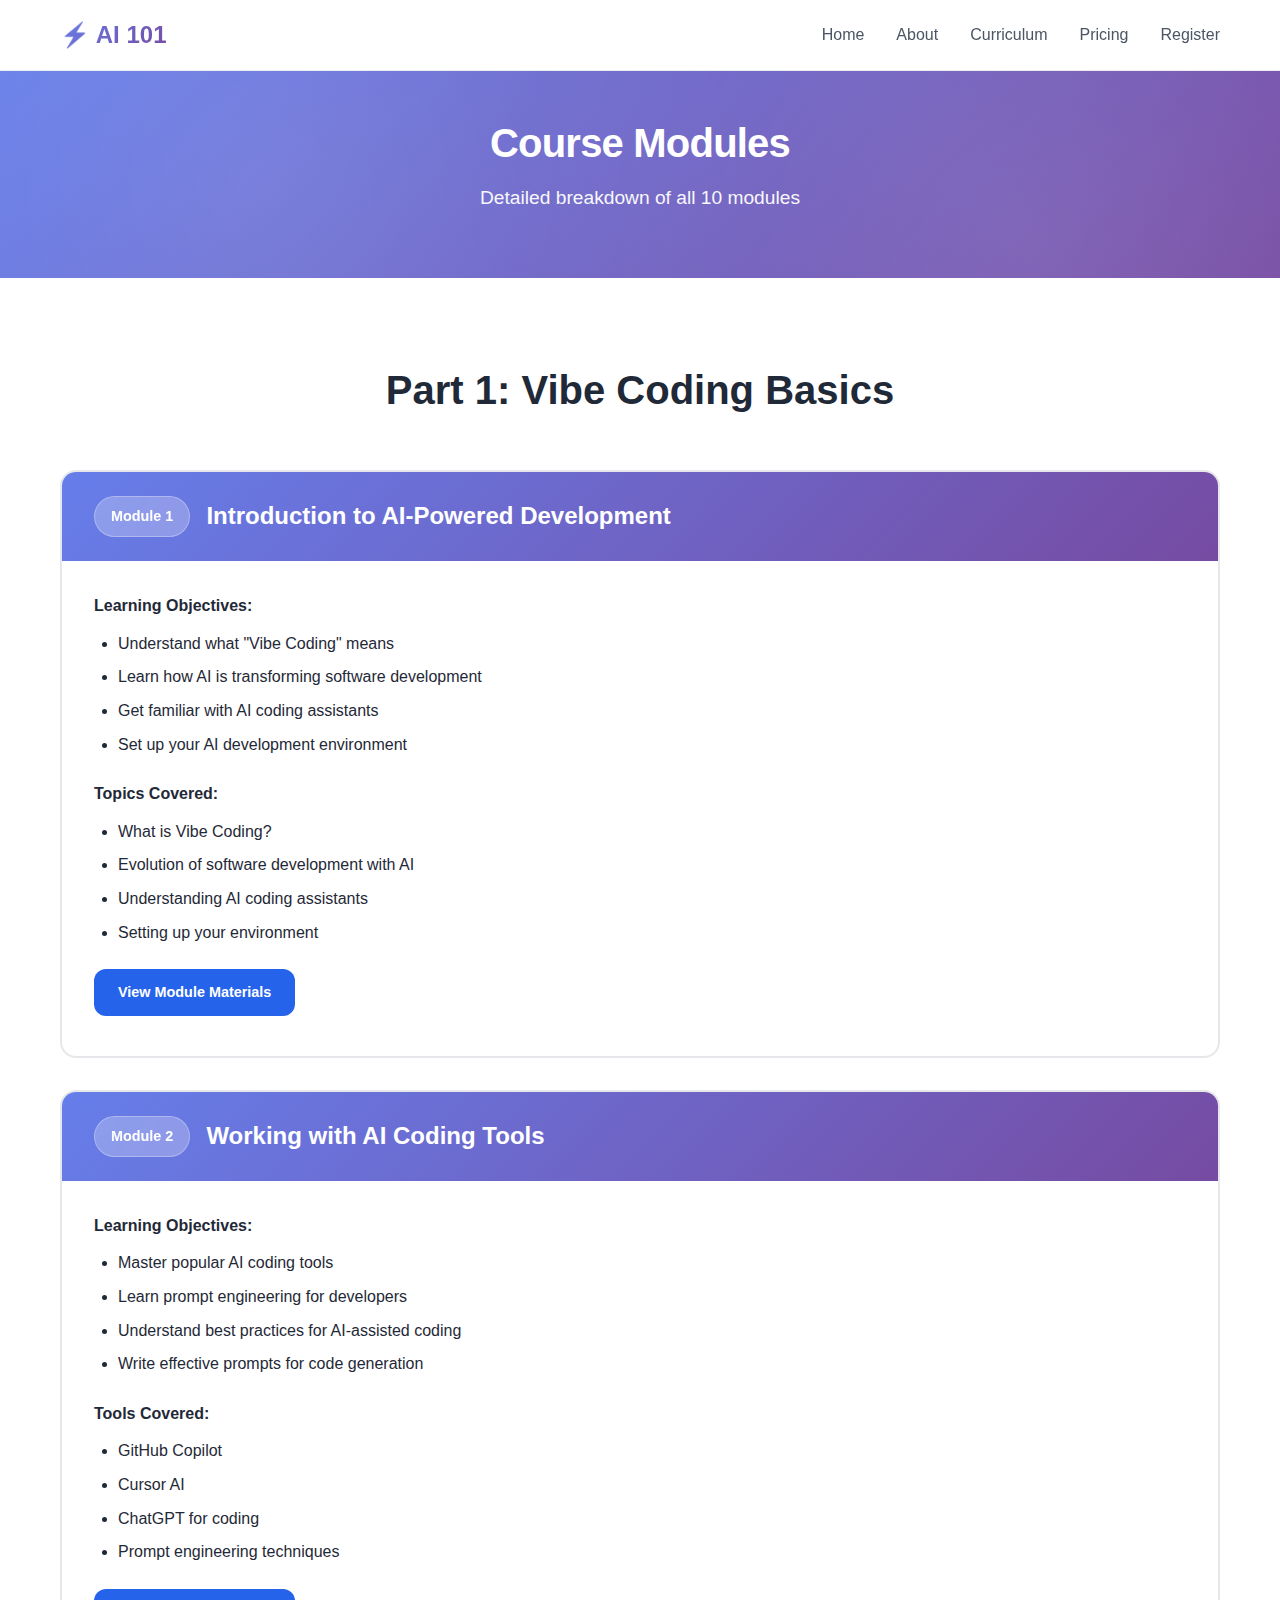
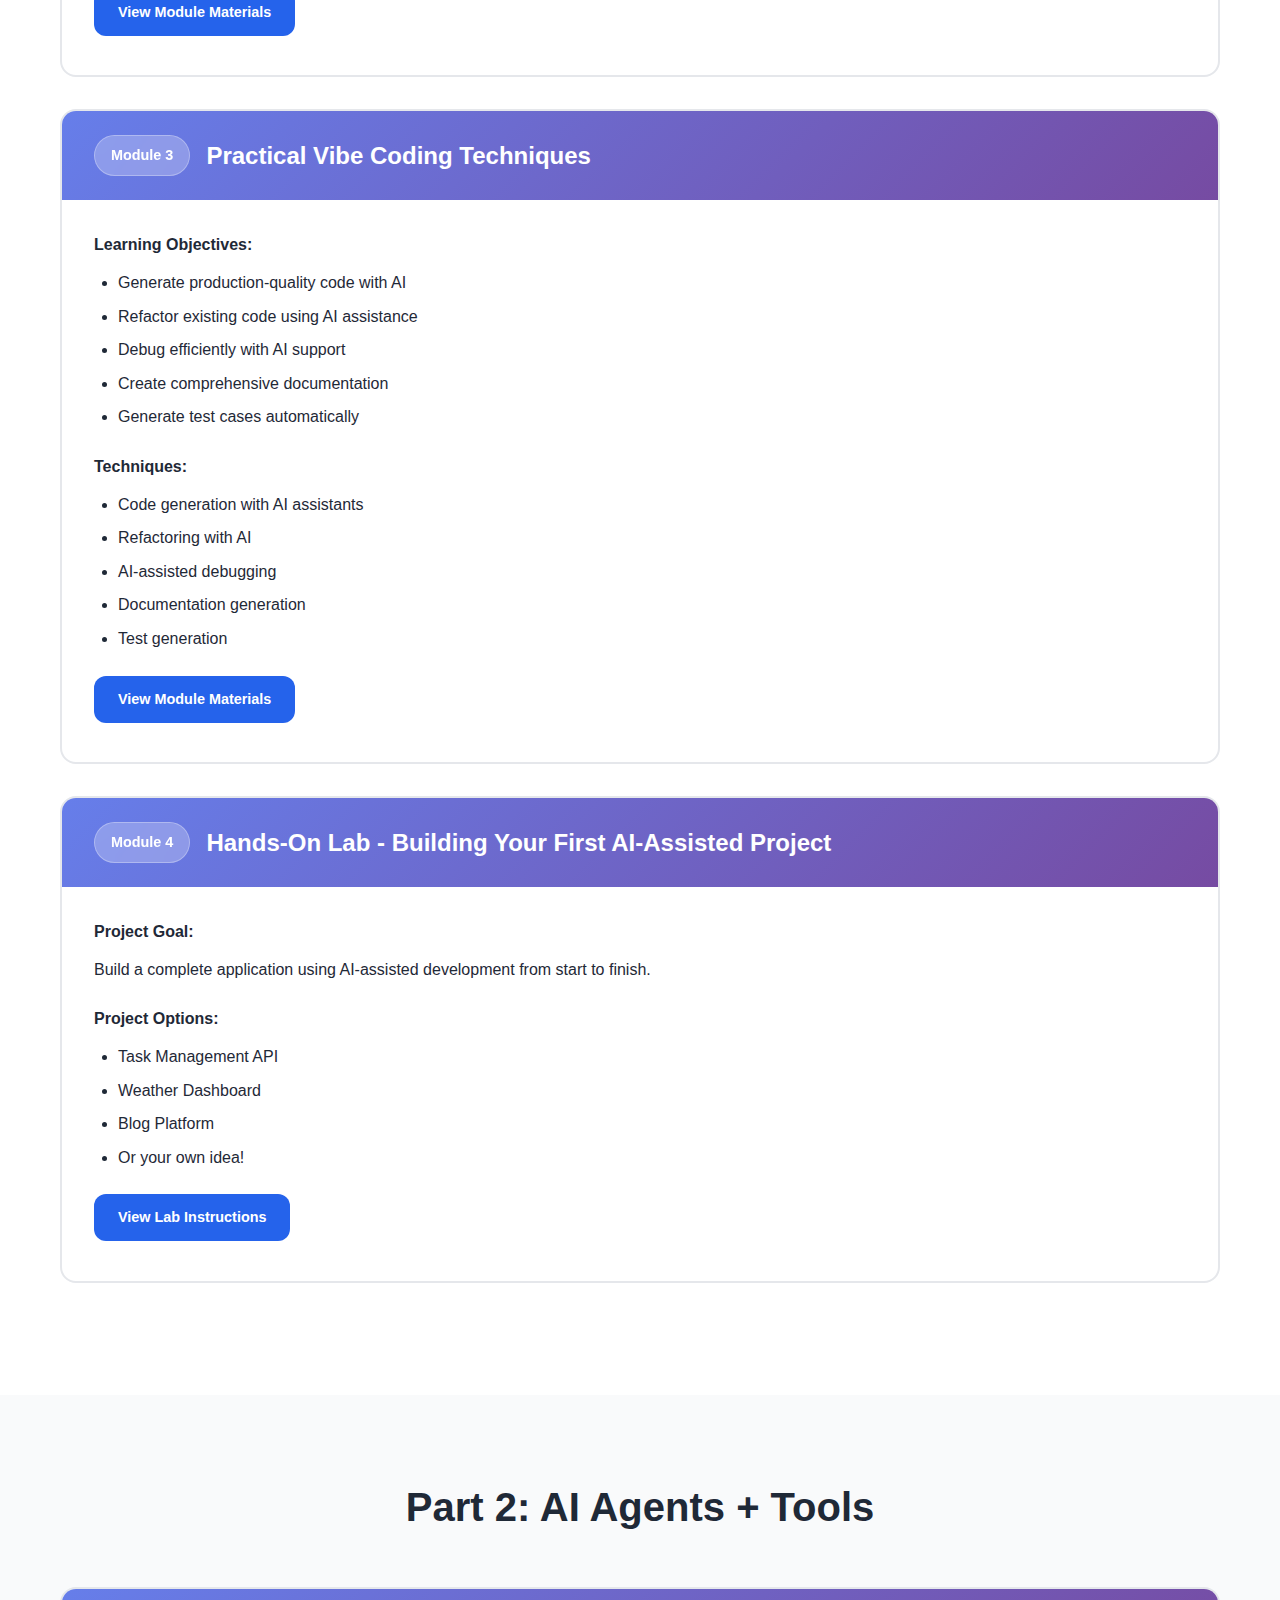
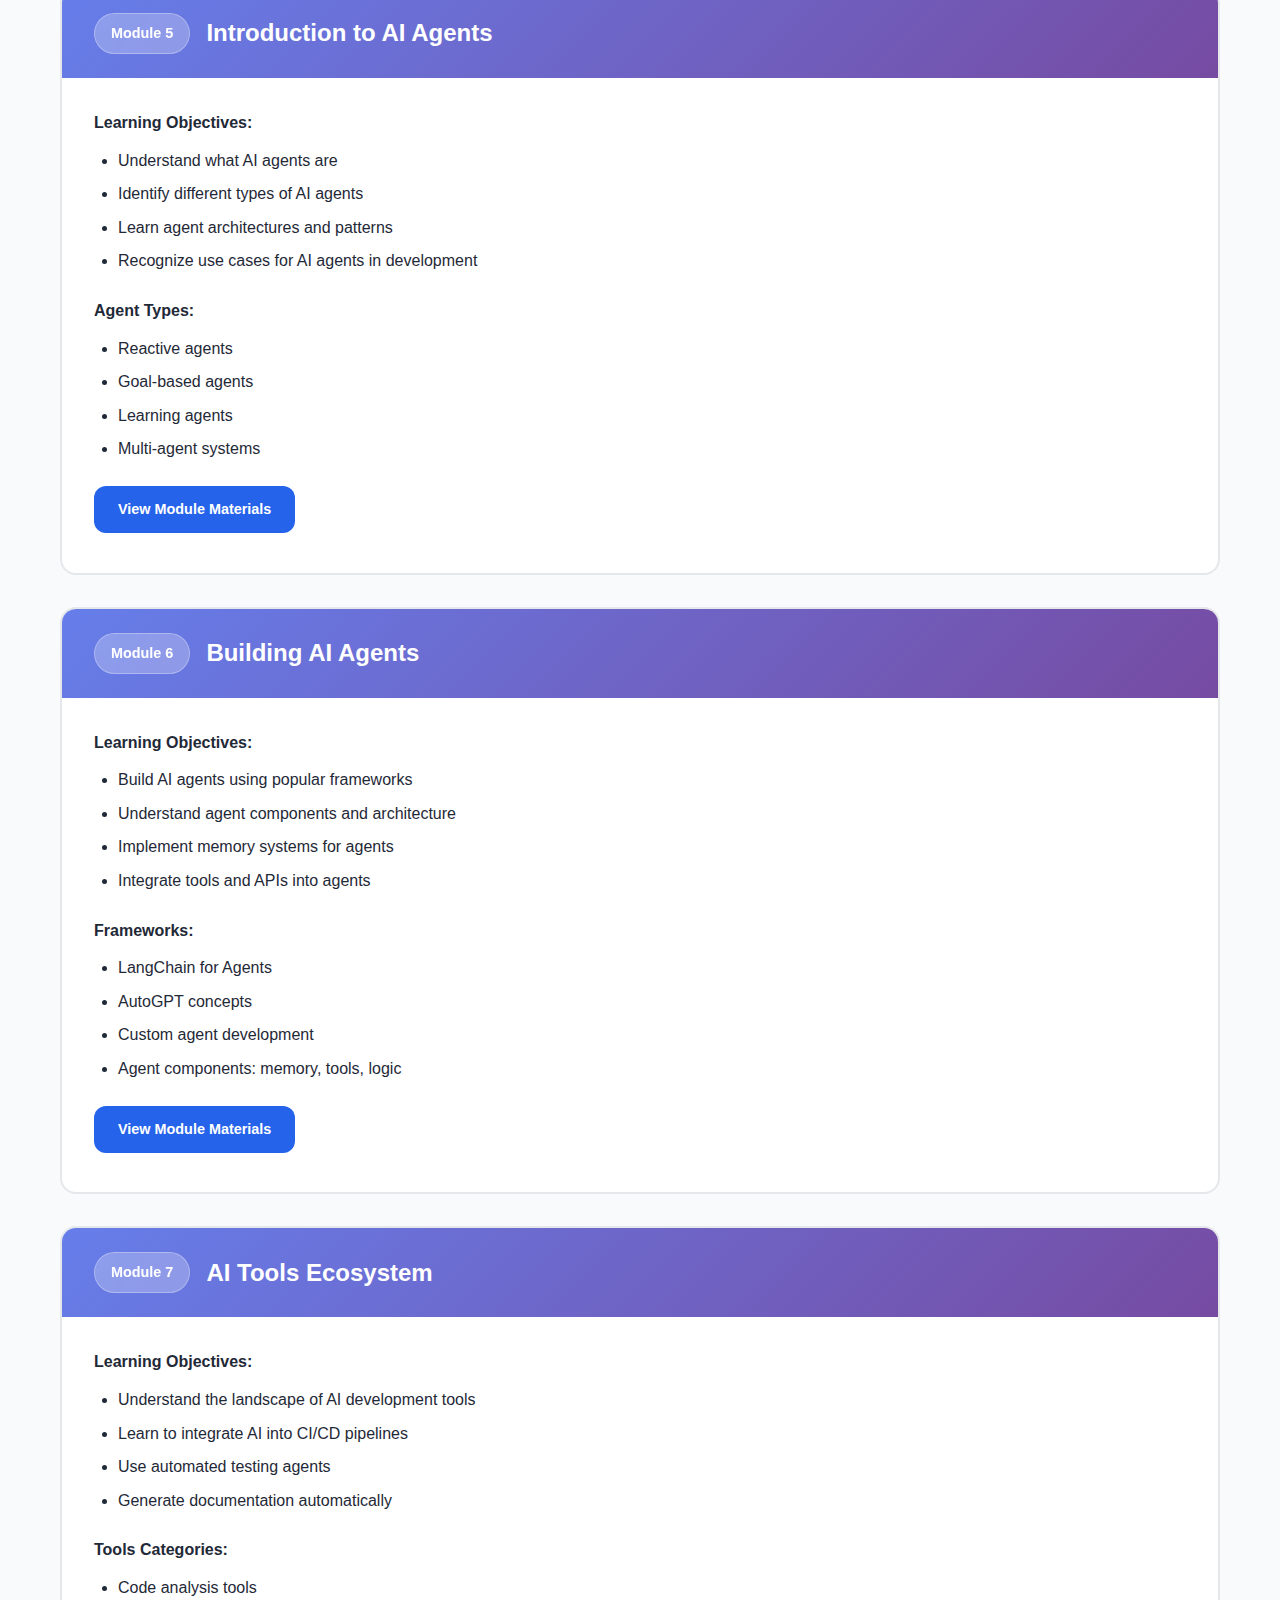
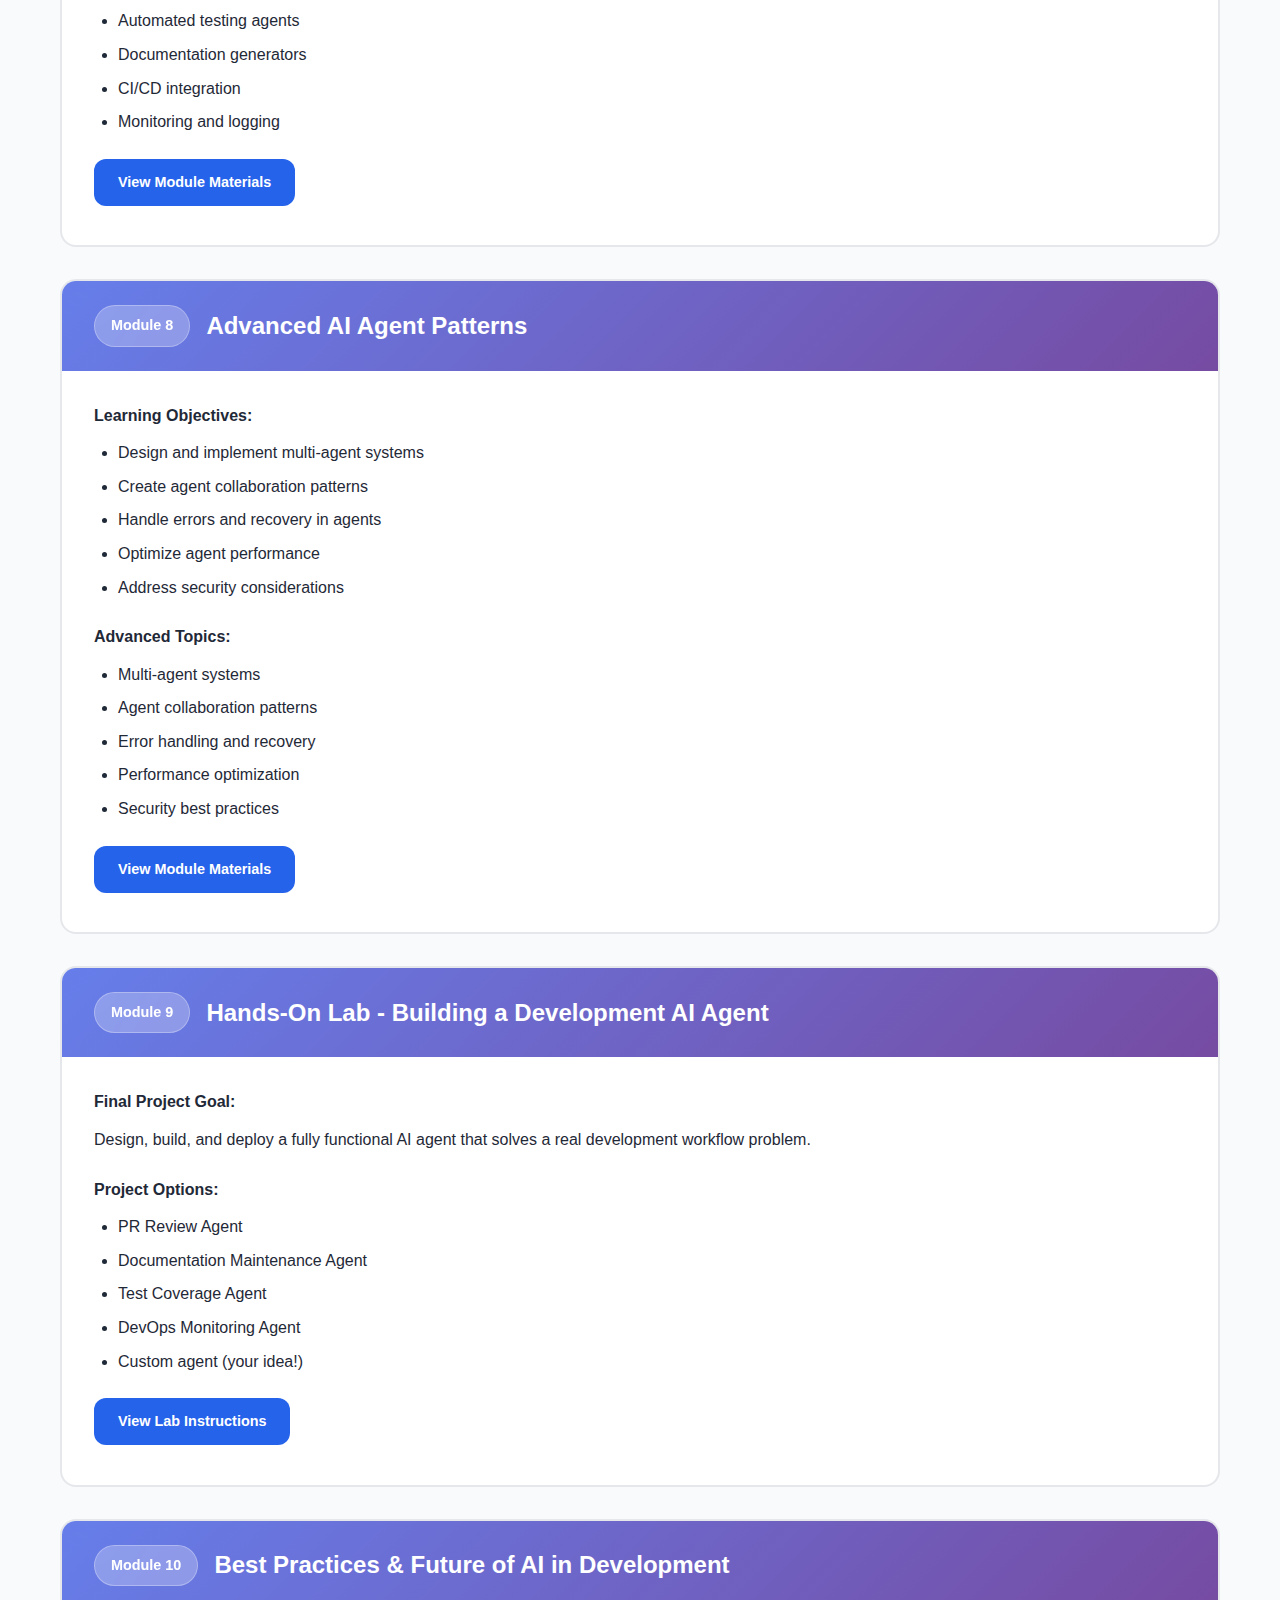
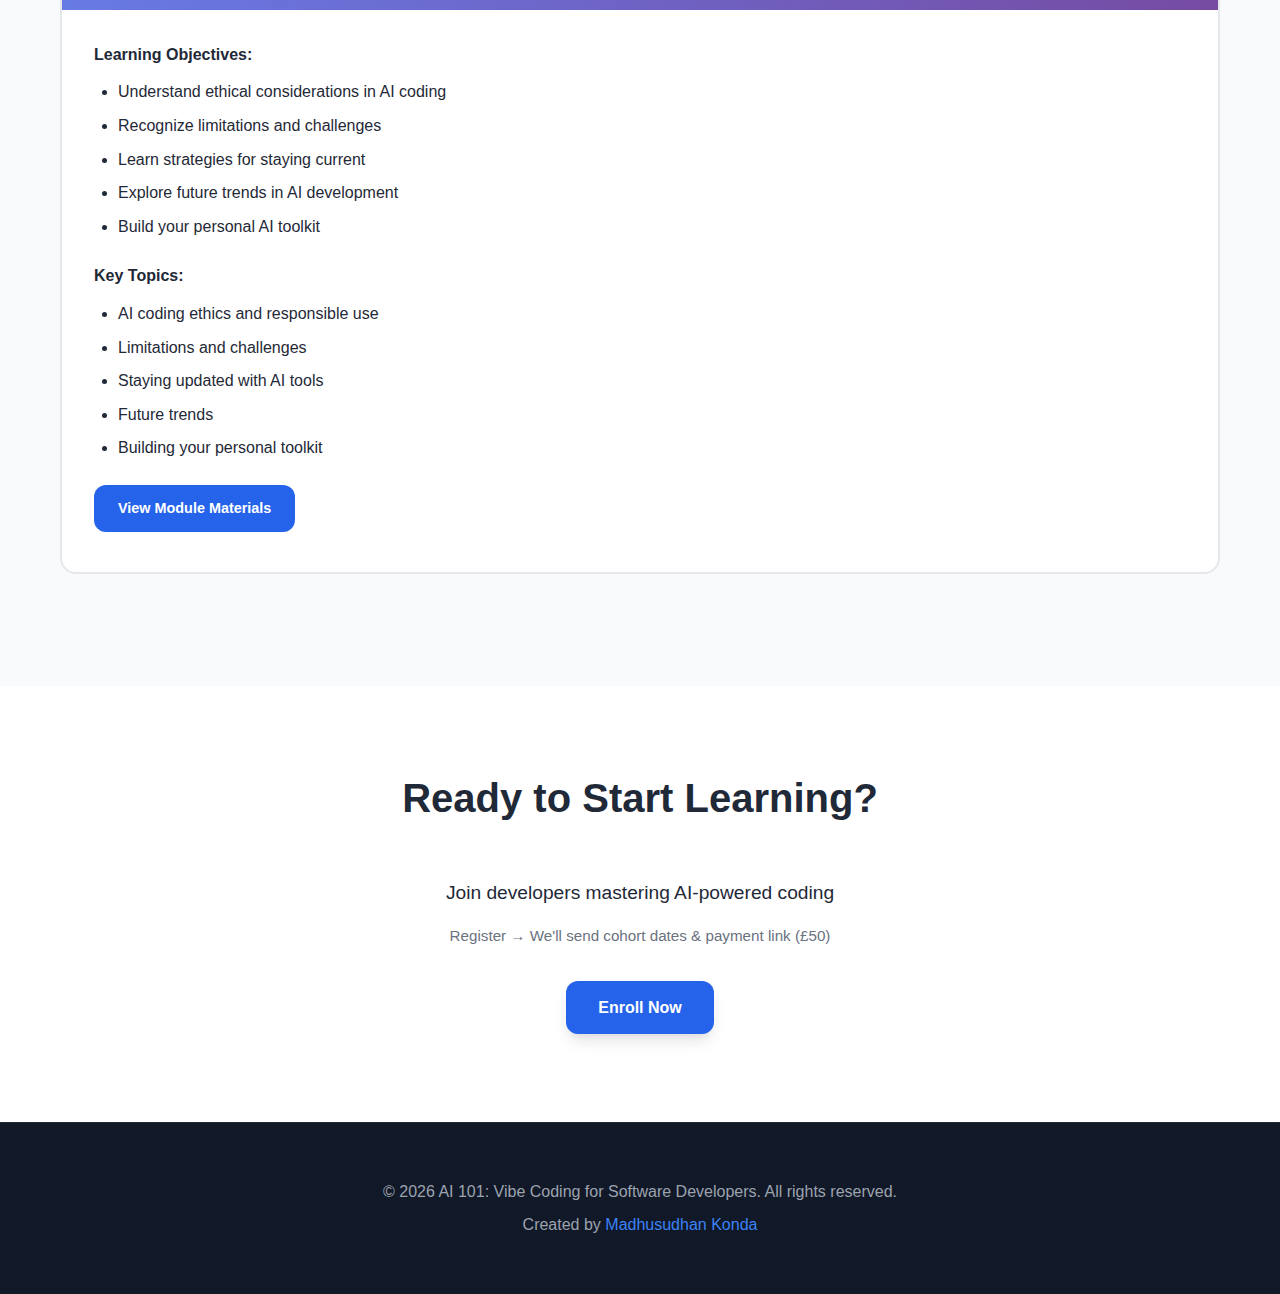
<file: docs/modules.html>
<!DOCTYPE html>
<html lang="en">
<head>
    <meta charset="UTF-8">
    <meta name="viewport" content="width=device-width, initial-scale=1.0">
    <title>Course Modules - AI 101</title>
    <link rel="stylesheet" href="assets/css/style.css">
</head>
<body>
    <!-- Navigation -->
    <nav class="navbar">
        <div class="container">
            <div class="nav-brand">
                <h2>⚡ AI 101</h2>
            </div>
            <ul class="nav-menu">
                <li><a href="index.html">Home</a></li>
                <li><a href="index.html#about">About</a></li>
                <li><a href="index.html#curriculum">Curriculum</a></li>
                <li><a href="index.html#pricing">Pricing</a></li>
                <li><a href="register.html">Register</a></li>
            </ul>
        </div>
    </nav>

    <!-- Hero -->
    <section class="hero" style="padding: 3rem 0;">
        <div class="container">
            <h1 class="hero-title" style="font-size: 2.5rem;">Course Modules</h1>
            <p class="hero-subtitle" style="font-size: 1.2rem;">Detailed breakdown of all 10 modules</p>
        </div>
    </section>

    <!-- Part 1 -->
    <section class="section">
        <div class="container">
            <h2 class="section-title">Part 1: Vibe Coding Basics</h2>
            
            <!-- Module 1 -->
            <div class="module-card">
                <div class="module-header">
                    <span class="module-number">Module 1</span>
                    <h3>Introduction to AI-Powered Development</h3>
                </div>
                <div class="module-content">
                    <h4>Learning Objectives:</h4>
                    <ul>
                        <li>Understand what "Vibe Coding" means</li>
                        <li>Learn how AI is transforming software development</li>
                        <li>Get familiar with AI coding assistants</li>
                        <li>Set up your AI development environment</li>
                    </ul>
                    <h4>Topics Covered:</h4>
                    <ul>
                        <li>What is Vibe Coding?</li>
                        <li>Evolution of software development with AI</li>
                        <li>Understanding AI coding assistants</li>
                        <li>Setting up your environment</li>
                    </ul>
                    <a href="https://github.com/madhusudhankonda/vibe-coding-4-sofware-developers/tree/main/module-01-introduction" class="btn btn-secondary btn-sm">View Module Materials</a>
                </div>
            </div>

            <!-- Module 2 -->
            <div class="module-card">
                <div class="module-header">
                    <span class="module-number">Module 2</span>
                    <h3>Working with AI Coding Tools</h3>
                </div>
                <div class="module-content">
                    <h4>Learning Objectives:</h4>
                    <ul>
                        <li>Master popular AI coding tools</li>
                        <li>Learn prompt engineering for developers</li>
                        <li>Understand best practices for AI-assisted coding</li>
                        <li>Write effective prompts for code generation</li>
                    </ul>
                    <h4>Tools Covered:</h4>
                    <ul>
                        <li>GitHub Copilot</li>
                        <li>Cursor AI</li>
                        <li>ChatGPT for coding</li>
                        <li>Prompt engineering techniques</li>
                    </ul>
                    <a href="https://github.com/madhusudhankonda/vibe-coding-4-sofware-developers/tree/main/module-02-ai-coding-tools" class="btn btn-secondary btn-sm">View Module Materials</a>
                </div>
            </div>

            <!-- Module 3 -->
            <div class="module-card">
                <div class="module-header">
                    <span class="module-number">Module 3</span>
                    <h3>Practical Vibe Coding Techniques</h3>
                </div>
                <div class="module-content">
                    <h4>Learning Objectives:</h4>
                    <ul>
                        <li>Generate production-quality code with AI</li>
                        <li>Refactor existing code using AI assistance</li>
                        <li>Debug efficiently with AI support</li>
                        <li>Create comprehensive documentation</li>
                        <li>Generate test cases automatically</li>
                    </ul>
                    <h4>Techniques:</h4>
                    <ul>
                        <li>Code generation with AI assistants</li>
                        <li>Refactoring with AI</li>
                        <li>AI-assisted debugging</li>
                        <li>Documentation generation</li>
                        <li>Test generation</li>
                    </ul>
                    <a href="https://github.com/madhusudhankonda/vibe-coding-4-sofware-developers/tree/main/module-03-vibe-techniques" class="btn btn-secondary btn-sm">View Module Materials</a>
                </div>
            </div>

            <!-- Module 4 -->
            <div class="module-card">
                <div class="module-header">
                    <span class="module-number">Module 4</span>
                    <h3>Hands-On Lab - Building Your First AI-Assisted Project</h3>
                </div>
                <div class="module-content">
                    <h4>Project Goal:</h4>
                    <p>Build a complete application using AI-assisted development from start to finish.</p>
                    <h4>Project Options:</h4>
                    <ul>
                        <li>Task Management API</li>
                        <li>Weather Dashboard</li>
                        <li>Blog Platform</li>
                        <li>Or your own idea!</li>
                    </ul>
                    <a href="https://github.com/madhusudhankonda/vibe-coding-4-sofware-developers/tree/main/module-04-lab-project" class="btn btn-secondary btn-sm">View Lab Instructions</a>
                </div>
            </div>
        </div>
    </section>

    <!-- Part 2 -->
    <section class="section bg-alt">
        <div class="container">
            <h2 class="section-title">Part 2: AI Agents + Tools</h2>
            
            <!-- Module 5 -->
            <div class="module-card">
                <div class="module-header">
                    <span class="module-number">Module 5</span>
                    <h3>Introduction to AI Agents</h3>
                </div>
                <div class="module-content">
                    <h4>Learning Objectives:</h4>
                    <ul>
                        <li>Understand what AI agents are</li>
                        <li>Identify different types of AI agents</li>
                        <li>Learn agent architectures and patterns</li>
                        <li>Recognize use cases for AI agents in development</li>
                    </ul>
                    <h4>Agent Types:</h4>
                    <ul>
                        <li>Reactive agents</li>
                        <li>Goal-based agents</li>
                        <li>Learning agents</li>
                        <li>Multi-agent systems</li>
                    </ul>
                    <a href="https://github.com/madhusudhankonda/vibe-coding-4-sofware-developers/tree/main/module-05-ai-agents-intro" class="btn btn-secondary btn-sm">View Module Materials</a>
                </div>
            </div>

            <!-- Module 6 -->
            <div class="module-card">
                <div class="module-header">
                    <span class="module-number">Module 6</span>
                    <h3>Building AI Agents</h3>
                </div>
                <div class="module-content">
                    <h4>Learning Objectives:</h4>
                    <ul>
                        <li>Build AI agents using popular frameworks</li>
                        <li>Understand agent components and architecture</li>
                        <li>Implement memory systems for agents</li>
                        <li>Integrate tools and APIs into agents</li>
                    </ul>
                    <h4>Frameworks:</h4>
                    <ul>
                        <li>LangChain for Agents</li>
                        <li>AutoGPT concepts</li>
                        <li>Custom agent development</li>
                        <li>Agent components: memory, tools, logic</li>
                    </ul>
                    <a href="https://github.com/madhusudhankonda/vibe-coding-4-sofware-developers/tree/main/module-06-building-agents" class="btn btn-secondary btn-sm">View Module Materials</a>
                </div>
            </div>

            <!-- Module 7 -->
            <div class="module-card">
                <div class="module-header">
                    <span class="module-number">Module 7</span>
                    <h3>AI Tools Ecosystem</h3>
                </div>
                <div class="module-content">
                    <h4>Learning Objectives:</h4>
                    <ul>
                        <li>Understand the landscape of AI development tools</li>
                        <li>Learn to integrate AI into CI/CD pipelines</li>
                        <li>Use automated testing agents</li>
                        <li>Generate documentation automatically</li>
                    </ul>
                    <h4>Tools Categories:</h4>
                    <ul>
                        <li>Code analysis tools</li>
                        <li>Automated testing agents</li>
                        <li>Documentation generators</li>
                        <li>CI/CD integration</li>
                        <li>Monitoring and logging</li>
                    </ul>
                    <a href="https://github.com/madhusudhankonda/vibe-coding-4-sofware-developers/tree/main/module-07-tools-ecosystem" class="btn btn-secondary btn-sm">View Module Materials</a>
                </div>
            </div>

            <!-- Module 8 -->
            <div class="module-card">
                <div class="module-header">
                    <span class="module-number">Module 8</span>
                    <h3>Advanced AI Agent Patterns</h3>
                </div>
                <div class="module-content">
                    <h4>Learning Objectives:</h4>
                    <ul>
                        <li>Design and implement multi-agent systems</li>
                        <li>Create agent collaboration patterns</li>
                        <li>Handle errors and recovery in agents</li>
                        <li>Optimize agent performance</li>
                        <li>Address security considerations</li>
                    </ul>
                    <h4>Advanced Topics:</h4>
                    <ul>
                        <li>Multi-agent systems</li>
                        <li>Agent collaboration patterns</li>
                        <li>Error handling and recovery</li>
                        <li>Performance optimization</li>
                        <li>Security best practices</li>
                    </ul>
                    <a href="https://github.com/madhusudhankonda/vibe-coding-4-sofware-developers/tree/main/module-08-advanced-patterns" class="btn btn-secondary btn-sm">View Module Materials</a>
                </div>
            </div>

            <!-- Module 9 -->
            <div class="module-card">
                <div class="module-header">
                    <span class="module-number">Module 9</span>
                    <h3>Hands-On Lab - Building a Development AI Agent</h3>
                </div>
                <div class="module-content">
                    <h4>Final Project Goal:</h4>
                    <p>Design, build, and deploy a fully functional AI agent that solves a real development workflow problem.</p>
                    <h4>Project Options:</h4>
                    <ul>
                        <li>PR Review Agent</li>
                        <li>Documentation Maintenance Agent</li>
                        <li>Test Coverage Agent</li>
                        <li>DevOps Monitoring Agent</li>
                        <li>Custom agent (your idea!)</li>
                    </ul>
                    <a href="https://github.com/madhusudhankonda/vibe-coding-4-sofware-developers/tree/main/module-09-lab-agent" class="btn btn-secondary btn-sm">View Lab Instructions</a>
                </div>
            </div>

            <!-- Module 10 -->
            <div class="module-card">
                <div class="module-header">
                    <span class="module-number">Module 10</span>
                    <h3>Best Practices & Future of AI in Development</h3>
                </div>
                <div class="module-content">
                    <h4>Learning Objectives:</h4>
                    <ul>
                        <li>Understand ethical considerations in AI coding</li>
                        <li>Recognize limitations and challenges</li>
                        <li>Learn strategies for staying current</li>
                        <li>Explore future trends in AI development</li>
                        <li>Build your personal AI toolkit</li>
                    </ul>
                    <h4>Key Topics:</h4>
                    <ul>
                        <li>AI coding ethics and responsible use</li>
                        <li>Limitations and challenges</li>
                        <li>Staying updated with AI tools</li>
                        <li>Future trends</li>
                        <li>Building your personal toolkit</li>
                    </ul>
                    <a href="https://github.com/madhusudhankonda/vibe-coding-4-sofware-developers/tree/main/module-10-best-practices" class="btn btn-secondary btn-sm">View Module Materials</a>
                </div>
            </div>
        </div>
    </section>

    <!-- CTA Section -->
    <section class="section">
        <div class="container text-center">
            <h2 class="section-title">Ready to Start Learning?</h2>
            <p style="font-size: 1.2rem; margin-bottom: 1rem;">Join developers mastering AI-powered coding</p>
            <p style="font-size: 0.95rem; color: var(--text-light); margin-bottom: 2rem;">
                Register → We'll send cohort dates & payment link (£50)
            </p>
            <a href="register.html" class="btn btn-primary">Enroll Now</a>
        </div>
    </section>

    <!-- Footer -->
    <footer class="footer">
        <div class="container">
            <p>&copy; 2026 AI 101: Vibe Coding for Software Developers. All rights reserved.</p>
            <p>Created by <a href="https://chocolateminds.com/ai" target="_blank">Madhusudhan Konda</a></p>
        </div>
    </footer>

    <style>
        .module-card {
            background: white;
            border-radius: 1rem;
            border: 2px solid #e5e7eb;
            margin-bottom: 2rem;
            overflow: hidden;
            transition: all 0.3s ease;
        }

        .module-card:hover {
            box-shadow: 0 10px 15px -3px rgba(0, 0, 0, 0.1);
            border-color: #667eea;
        }

        .module-header {
            background: var(--gradient-primary);
            color: white;
            padding: 1.5rem 2rem;
            display: flex;
            align-items: center;
            gap: 1rem;
        }

        .module-number {
            background: rgba(255,255,255,0.25);
            backdrop-filter: blur(10px);
            padding: 0.5rem 1rem;
            border-radius: 50px;
            font-weight: bold;
            font-size: 0.9rem;
            border: 1px solid rgba(255, 255, 255, 0.3);
        }

        .module-header h3 {
            margin: 0;
            font-size: 1.5rem;
        }

        .module-content {
            padding: 2rem;
        }

        .module-content h4 {
            color: #1f2937;
            margin-top: 1.5rem;
            margin-bottom: 0.75rem;
            font-weight: 700;
        }

        .module-content h4:first-child {
            margin-top: 0;
        }

        .module-content ul {
            margin-bottom: 1.5rem;
            padding-left: 1.5rem;
        }

        .module-content li {
            margin-bottom: 0.5rem;
            line-height: 1.6;
        }

        .btn-sm {
            padding: 0.75rem 1.5rem;
            font-size: 0.9rem;
            border-radius: 0.75rem;
        }

        .section .btn-secondary {
            background: #2563eb;
            color: white;
            border: none;
            transition: all 0.3s ease;
        }

        .section .btn-secondary:hover {
            background: #1e40af;
            transform: translateY(-2px);
            box-shadow: 0 10px 15px -3px rgba(0, 0, 0, 0.1);
            color: white;
        }
    </style>
</body>
</html>
</file>
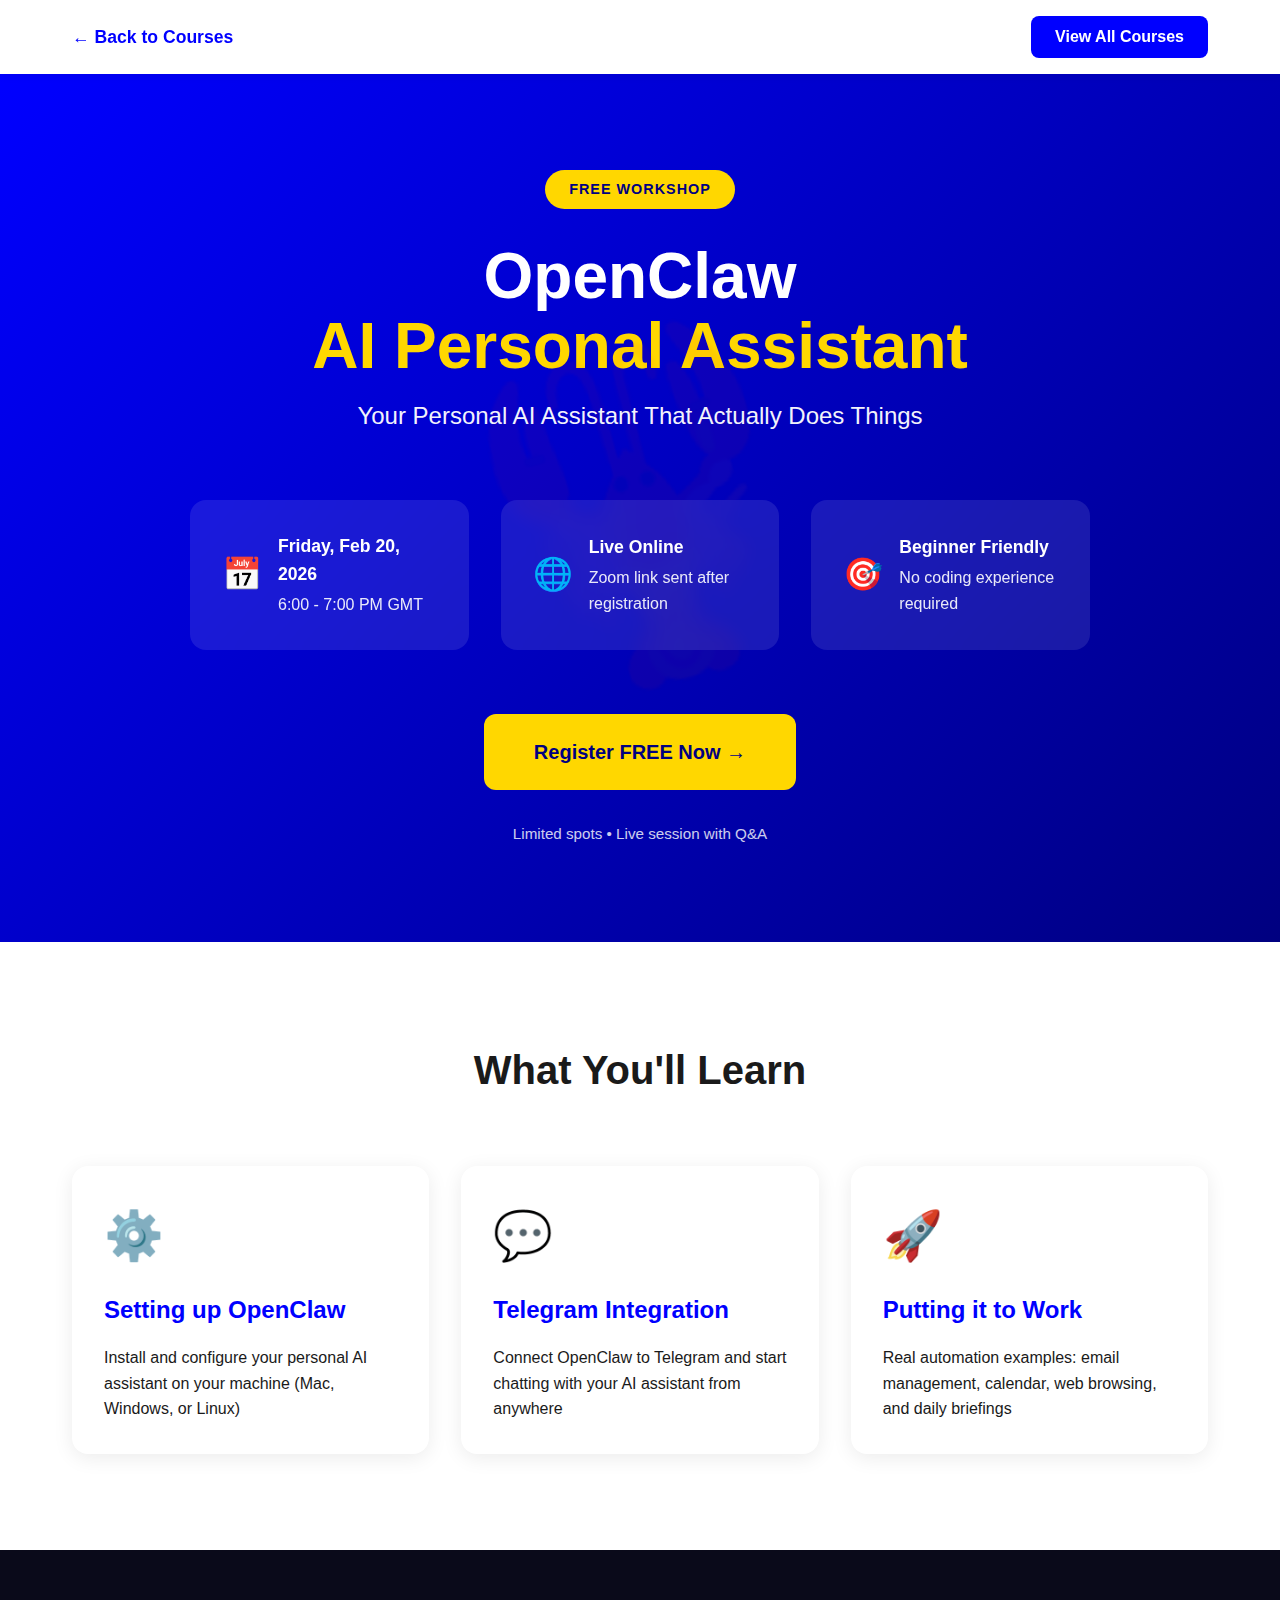
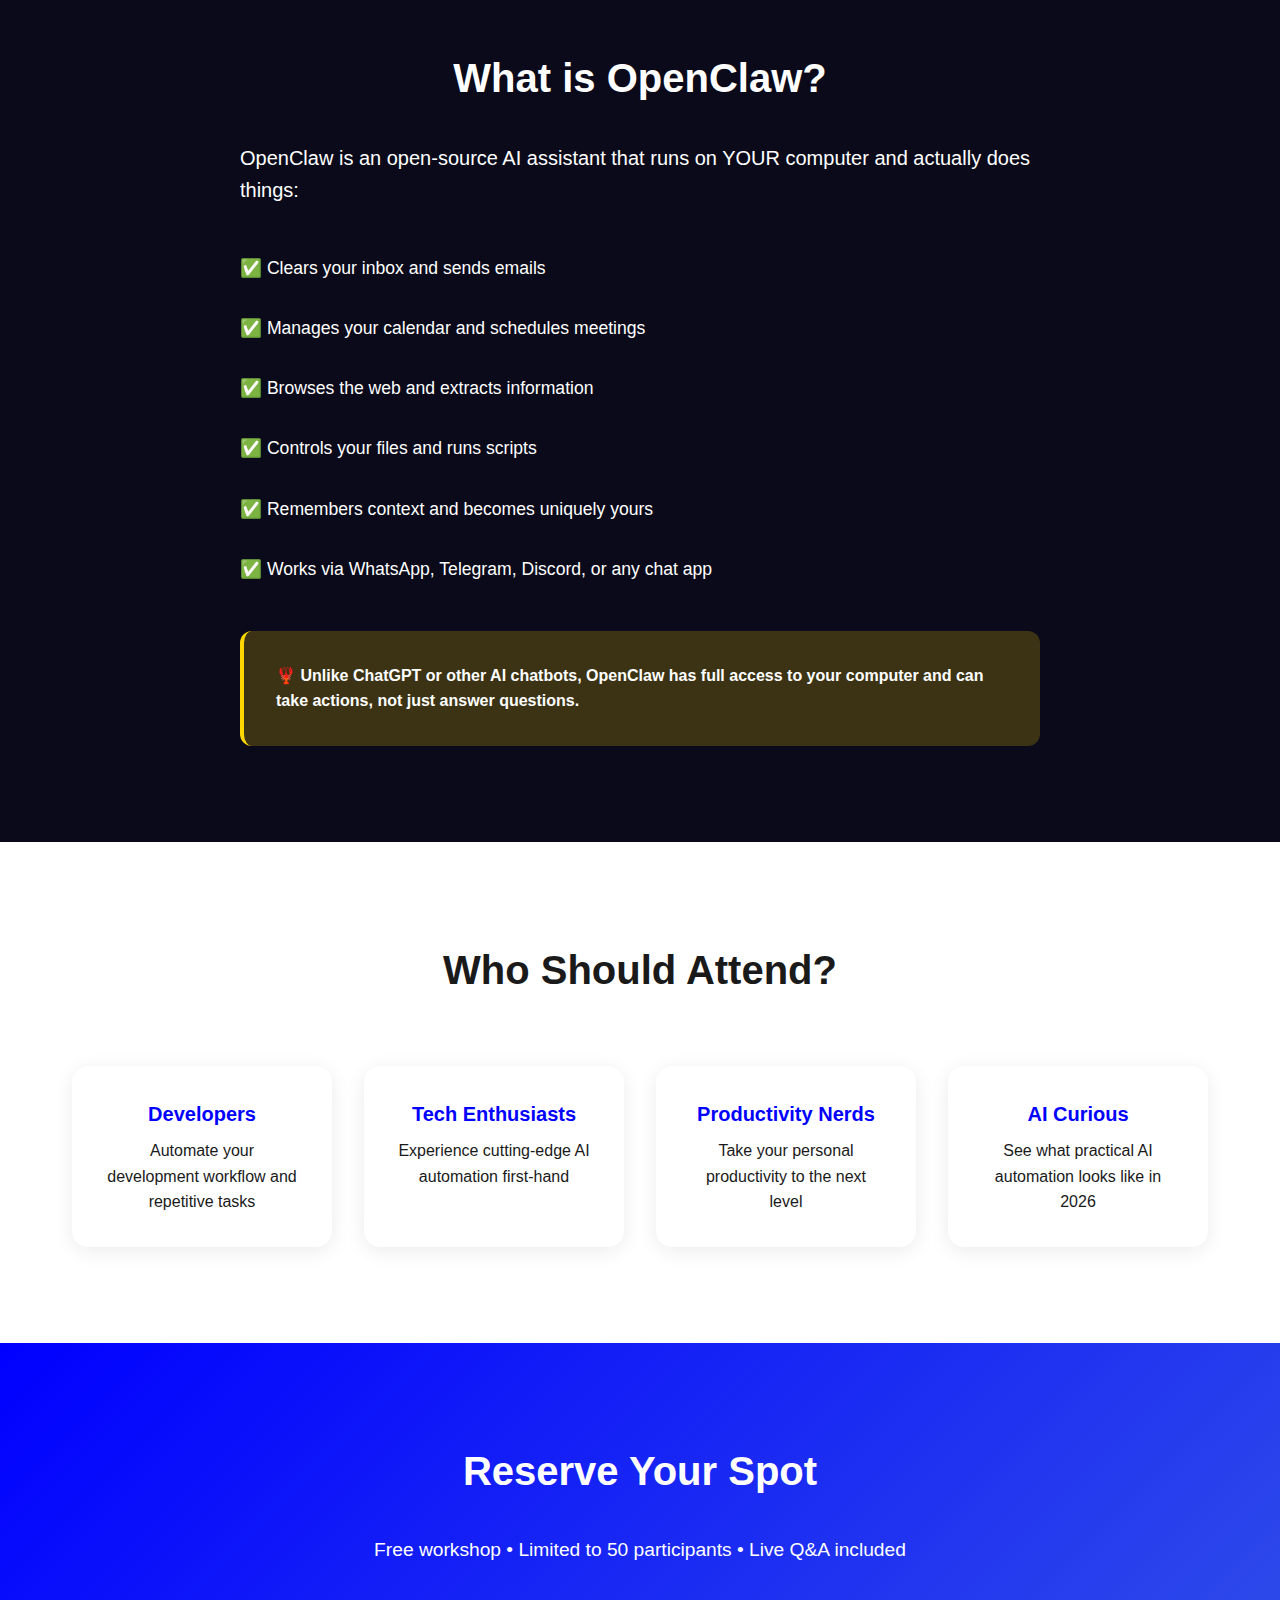
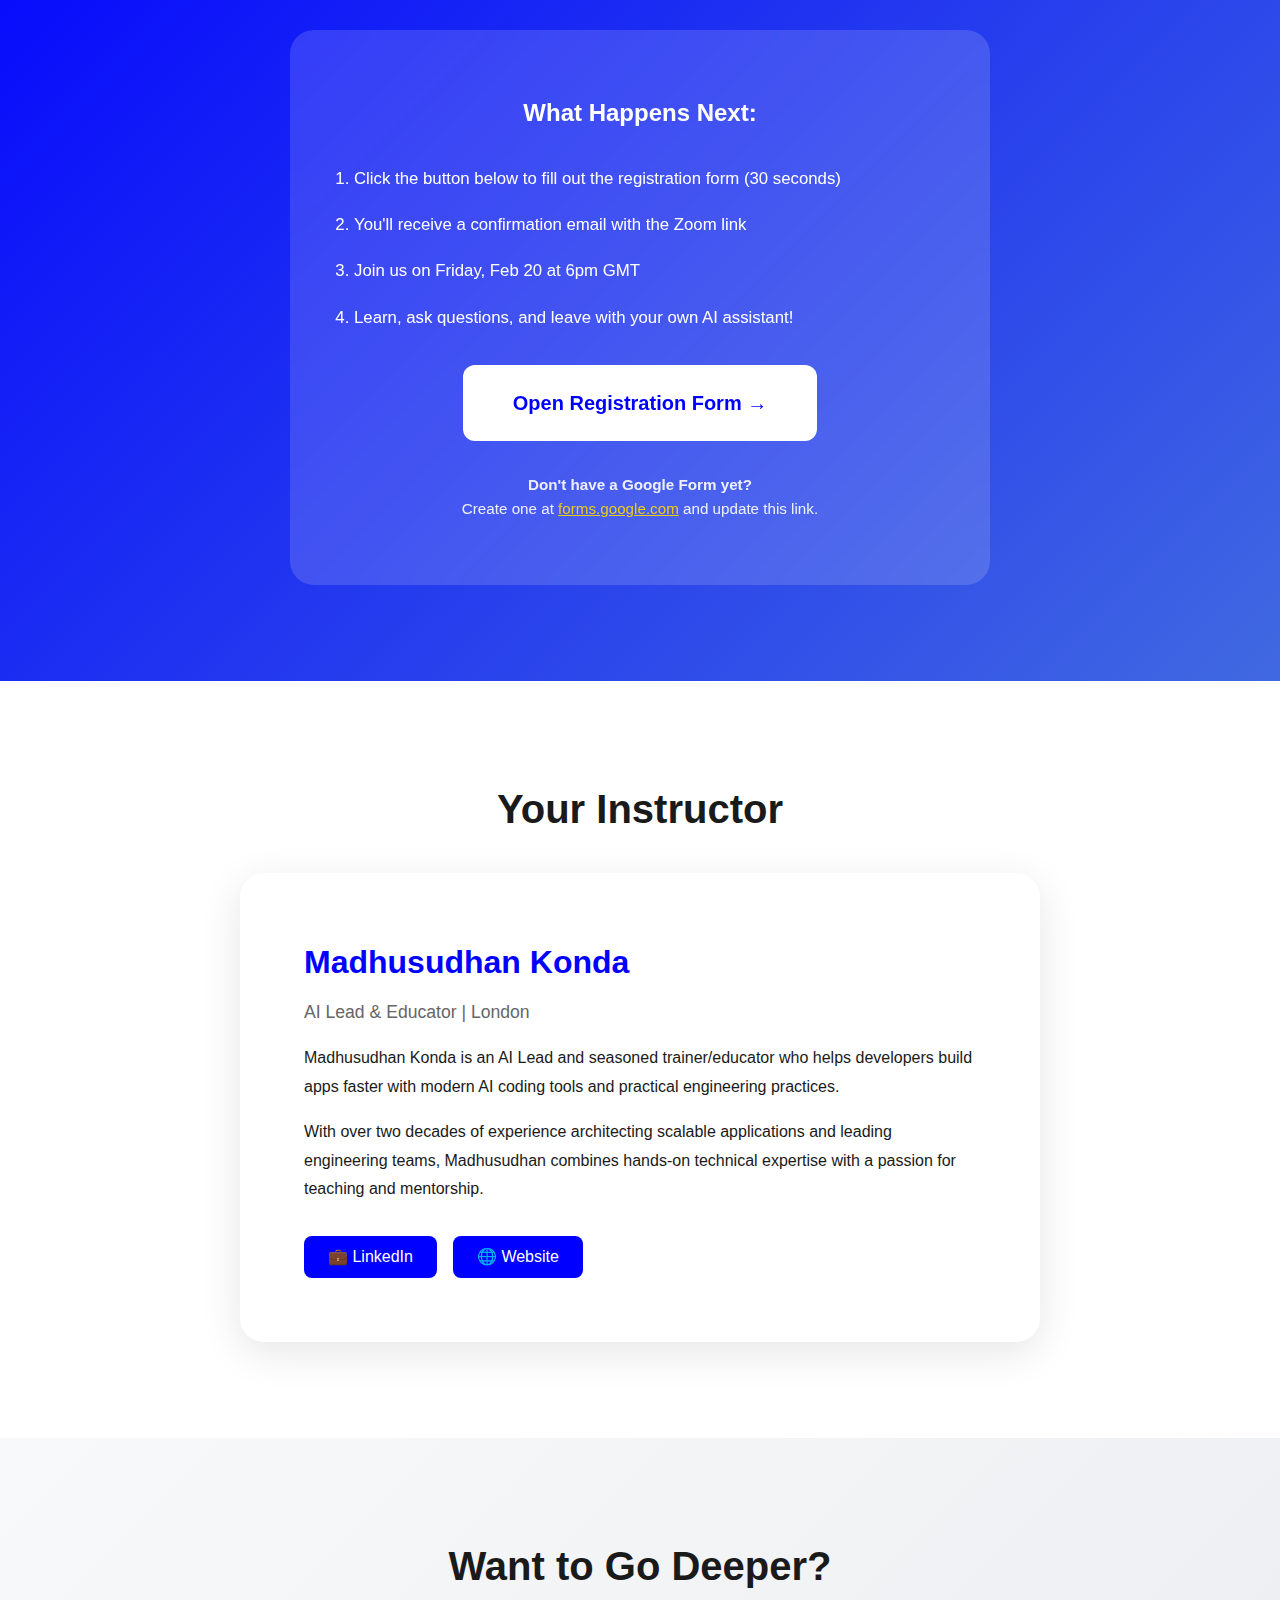
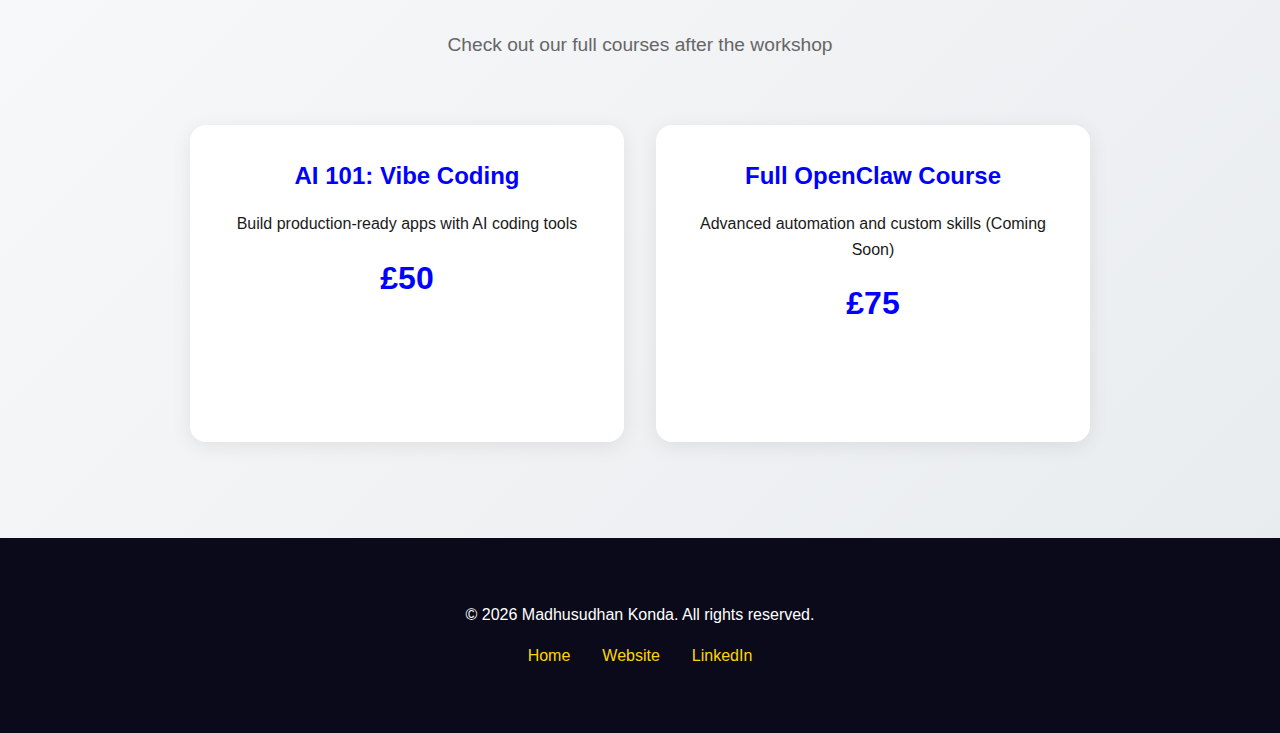
<file: docs/openclaw-workshop.html>
<!DOCTYPE html>
<html lang="en">
<head>
    <meta charset="UTF-8">
    <meta name="viewport" content="width=device-width, initial-scale=1.0">
    <title>OpenClaw Workshop - FREE Session | Madhusudhan Konda</title>
    <meta name="description" content="Learn to set up your own AI Personal Assistant with OpenClaw. Free workshop on Feb 20, 6-7pm GMT. Setting up OpenClaw, Telegram integration, and practical automation.">
    <link rel="stylesheet" href="assets/css/openclaw-workshop.css">
</head>
<body>
    <!-- Navigation -->
    <nav class="navbar">
        <div class="container">
            <a href="index.html" class="logo">← Back to Courses</a>
            <a href="https://buy.stripe.com/9B614o3STbCg9Ph4DUcV200" class="nav-cta">View All Courses</a>
        </div>
    </nav>

    <!-- Hero Section -->
    <section class="hero">
        <div class="container">
            <div class="hero-badge">FREE Workshop</div>
            <h1 class="hero-title">
                OpenClaw<br>
                <span class="highlight">AI Personal Assistant</span>
            </h1>
            <p class="hero-subtitle">Your Personal AI Assistant That Actually Does Things</p>
            
            <div class="event-details">
                <div class="detail-item">
                    <span class="icon">📅</span>
                    <div>
                        <strong>Friday, Feb 20, 2026</strong>
                        <p>6:00 - 7:00 PM GMT</p>
                    </div>
                </div>
                <div class="detail-item">
                    <span class="icon">🌐</span>
                    <div>
                        <strong>Live Online</strong>
                        <p>Zoom link sent after registration</p>
                    </div>
                </div>
                <div class="detail-item">
                    <span class="icon">🎯</span>
                    <div>
                        <strong>Beginner Friendly</strong>
                        <p>No coding experience required</p>
                    </div>
                </div>
            </div>

            <a href="#register" class="btn btn-primary btn-large">Register FREE Now →</a>
            <p class="hero-note">Limited spots • Live session with Q&A</p>
        </div>
    </section>

    <!-- What You'll Learn -->
    <section class="section">
        <div class="container">
            <h2 class="section-title">What You'll Learn</h2>
            <div class="learning-grid">
                <div class="learning-card">
                    <div class="card-icon">⚙️</div>
                    <h3>Setting up OpenClaw</h3>
                    <p>Install and configure your personal AI assistant on your machine (Mac, Windows, or Linux)</p>
                </div>
                <div class="learning-card">
                    <div class="card-icon">💬</div>
                    <h3>Telegram Integration</h3>
                    <p>Connect OpenClaw to Telegram and start chatting with your AI assistant from anywhere</p>
                </div>
                <div class="learning-card">
                    <div class="card-icon">🚀</div>
                    <h3>Putting it to Work</h3>
                    <p>Real automation examples: email management, calendar, web browsing, and daily briefings</p>
                </div>
            </div>
        </div>
    </section>

    <!-- What is OpenClaw -->
    <section class="section bg-dark">
        <div class="container">
            <h2 class="section-title">What is OpenClaw?</h2>
            <div class="feature-content">
                <p class="lead">OpenClaw is an open-source AI assistant that runs on YOUR computer and actually does things:</p>
                <ul class="feature-list">
                    <li>✅ Clears your inbox and sends emails</li>
                    <li>✅ Manages your calendar and schedules meetings</li>
                    <li>✅ Browses the web and extracts information</li>
                    <li>✅ Controls your files and runs scripts</li>
                    <li>✅ Remembers context and becomes uniquely yours</li>
                    <li>✅ Works via WhatsApp, Telegram, Discord, or any chat app</li>
                </ul>
                <div class="feature-highlight">
                    <strong>🦞 Unlike ChatGPT or other AI chatbots, OpenClaw has full access to your computer and can take actions, not just answer questions.</strong>
                </div>
            </div>
        </div>
    </section>

    <!-- Who Should Attend -->
    <section class="section">
        <div class="container">
            <h2 class="section-title">Who Should Attend?</h2>
            <div class="audience-grid">
                <div class="audience-card">
                    <strong>Developers</strong>
                    <p>Automate your development workflow and repetitive tasks</p>
                </div>
                <div class="audience-card">
                    <strong>Tech Enthusiasts</strong>
                    <p>Experience cutting-edge AI automation first-hand</p>
                </div>
                <div class="audience-card">
                    <strong>Productivity Nerds</strong>
                    <p>Take your personal productivity to the next level</p>
                </div>
                <div class="audience-card">
                    <strong>AI Curious</strong>
                    <p>See what practical AI automation looks like in 2026</p>
                </div>
            </div>
        </div>
    </section>

    <!-- Registration Section -->
    <section id="register" class="section bg-primary">
        <div class="container text-center">
            <h2 class="section-title">Reserve Your Spot</h2>
            <p class="section-subtitle">Free workshop • Limited to 50 participants • Live Q&A included</p>
            
            <div class="registration-box">
                <div class="registration-content">
                    <h3>What Happens Next:</h3>
                    <ol class="steps-list">
                        <li>Click the button below to fill out the registration form (30 seconds)</li>
                        <li>You'll receive a confirmation email with the Zoom link</li>
                        <li>Join us on Friday, Feb 20 at 6pm GMT</li>
                        <li>Learn, ask questions, and leave with your own AI assistant!</li>
                    </ol>
                    
                    <a href="https://forms.gle/YOUR_FORM_ID_HERE" target="_blank" class="btn btn-secondary btn-large">
                        Open Registration Form →
                    </a>
                    
                    <p class="form-note">
                        <strong>Don't have a Google Form yet?</strong><br>
                        Create one at <a href="https://forms.google.com" target="_blank">forms.google.com</a> and update this link.
                    </p>
                </div>
            </div>
        </div>
    </section>

    <!-- Instructor -->
    <section class="section">
        <div class="container">
            <h2 class="section-title">Your Instructor</h2>
            <div class="instructor-card">
                <div class="instructor-content">
                    <h3>Madhusudhan Konda</h3>
                    <p class="instructor-title">AI Lead & Educator | London</p>
                    <p>Madhusudhan Konda is an AI Lead and seasoned trainer/educator who helps developers build apps faster with modern AI coding tools and practical engineering practices.</p>
                    <p>With over two decades of experience architecting scalable applications and leading engineering teams, Madhusudhan combines hands-on technical expertise with a passion for teaching and mentorship.</p>
                    <div class="instructor-links">
                        <a href="https://linkedin.com/in/madhusudhankonda" target="_blank">💼 LinkedIn</a>
                        <a href="https://chocolateminds.com/ai" target="_blank">🌐 Website</a>
                    </div>
                </div>
            </div>
        </div>
    </section>

    <!-- More Courses CTA -->
    <section class="section bg-gradient">
        <div class="container text-center">
            <h2 class="section-title">Want to Go Deeper?</h2>
            <p class="section-subtitle">Check out our full courses after the workshop</p>
            <div class="courses-preview">
                <div class="course-card">
                    <h4>AI 101: Vibe Coding</h4>
                    <p>Build production-ready apps with AI coding tools</p>
                    <span class="price">£50</span>
                    <a href="index.html" class="btn btn-outline">Learn More</a>
                </div>
                <div class="course-card">
                    <h4>Full OpenClaw Course</h4>
                    <p>Advanced automation and custom skills (Coming Soon)</p>
                    <span class="price">£75</span>
                    <a href="index.html" class="btn btn-outline">Coming Soon</a>
                </div>
            </div>
        </div>
    </section>

    <!-- Footer -->
    <footer class="footer">
        <div class="container">
            <p>&copy; 2026 Madhusudhan Konda. All rights reserved.</p>
            <div class="footer-links">
                <a href="index.html">Home</a>
                <a href="https://chocolateminds.com/ai">Website</a>
                <a href="https://linkedin.com/in/madhusudhankonda">LinkedIn</a>
            </div>
        </div>
    </footer>
</body>
</html>
</file>
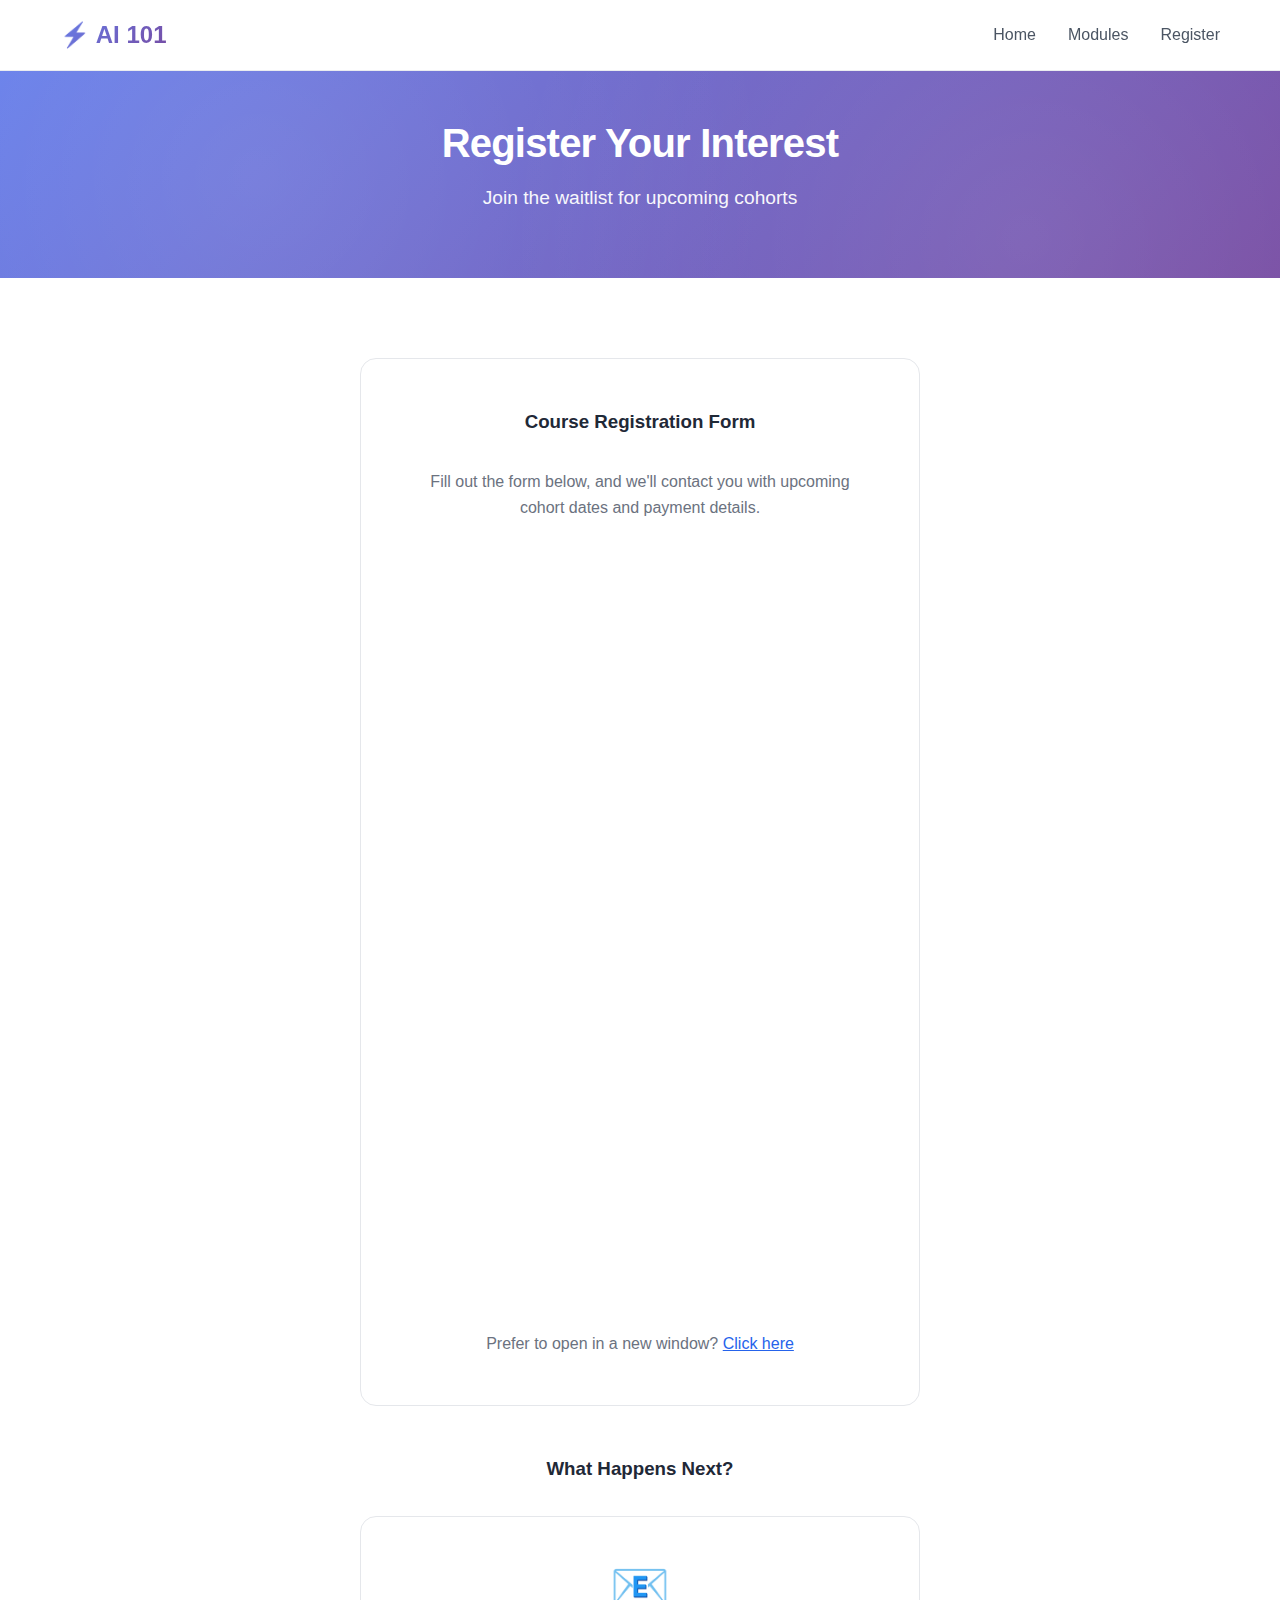
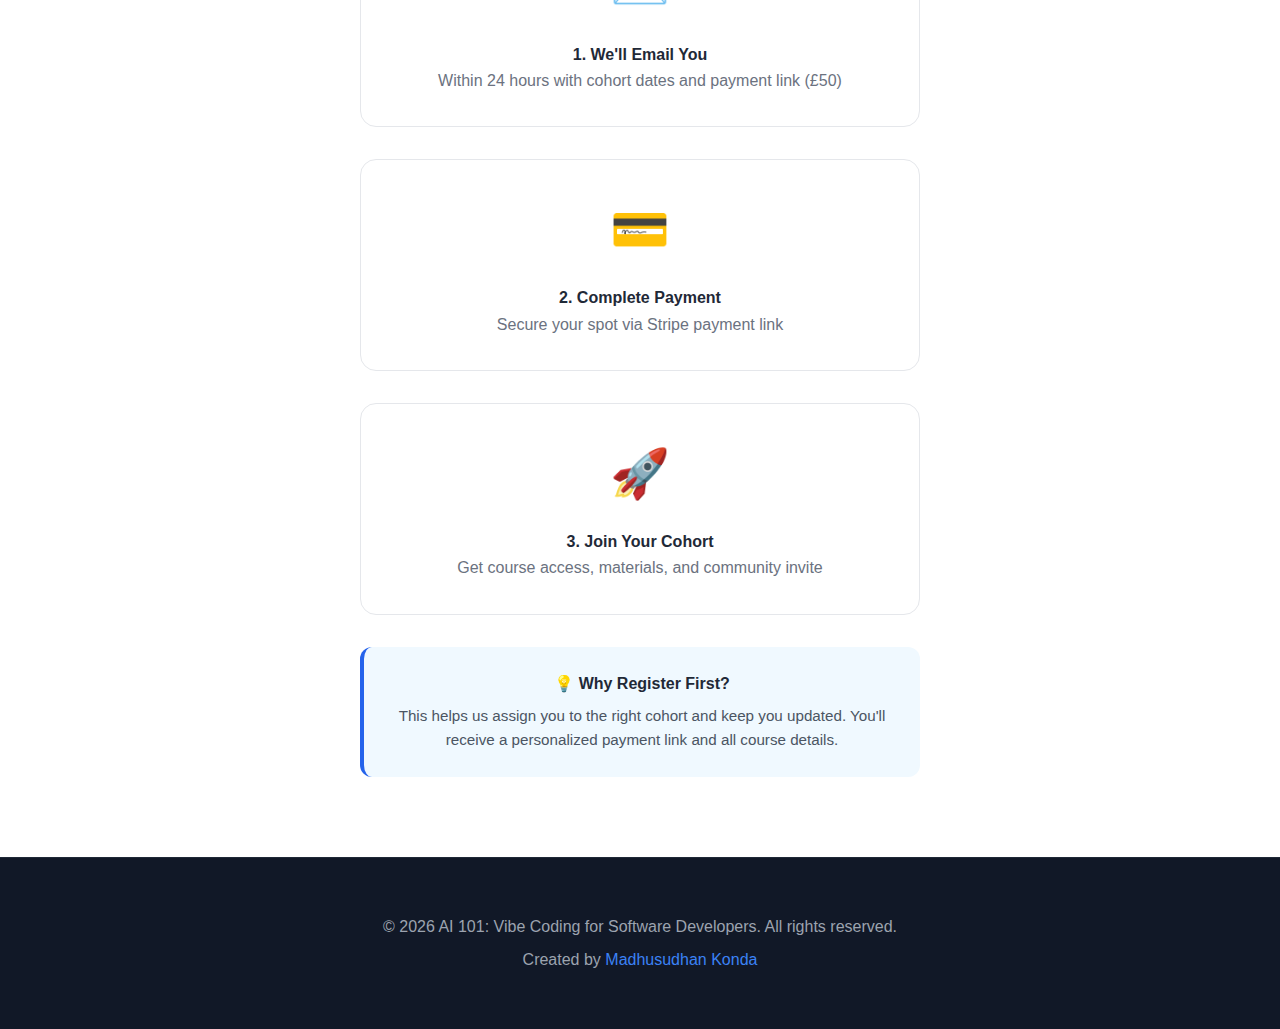
<file: docs/register.html>
<!DOCTYPE html>
<html lang="en">
<head>
    <meta charset="UTF-8">
    <meta name="viewport" content="width=device-width, initial-scale=1.0">
    <title>Register - AI 101 Course</title>
    <link rel="stylesheet" href="assets/css/style.css">
</head>
<body>
    <!-- Navigation -->
    <nav class="navbar">
        <div class="container">
            <div class="nav-brand">
                <h2>⚡ AI 101</h2>
            </div>
            <ul class="nav-menu">
                <li><a href="index.html">Home</a></li>
                <li><a href="modules.html">Modules</a></li>
                <li><a href="register.html">Register</a></li>
            </ul>
        </div>
    </nav>

    <!-- Hero Section -->
    <section class="hero" style="padding: 3rem 0;">
        <div class="container">
            <h1 class="hero-title" style="font-size: 2.5rem;">Register Your Interest</h1>
            <p class="hero-subtitle" style="font-size: 1.2rem;">Join the waitlist for upcoming cohorts</p>
        </div>
    </section>

    <!-- Registration Form Section -->
    <section class="section">
        <div class="container" style="max-width: 600px;">
            <div class="instructor-card" style="padding: 3rem;">
                <h3 style="text-align: center; margin-bottom: 2rem; color: var(--text-dark);">
                    Course Registration Form
                </h3>
                
                <p style="text-align: center; color: var(--text-light); margin-bottom: 2rem;">
                    Fill out the form below, and we'll contact you with upcoming cohort dates and payment details.
                </p>

                <!-- Google Form Embedded -->
                <div class="form-container" style="display: flex; justify-content: center;">
                    <iframe 
                        src="https://docs.google.com/forms/d/e/1FAIpQLScprt93NkBSxcWggDwAFu9x8ew0vhZsqACvUlVE6lehOkPOuw/viewform?embedded=true" 
                        width="100%" 
                        height="763" 
                        frameborder="0" 
                        marginheight="0" 
                        marginwidth="0"
                        style="border-radius: 0.5rem; max-width: 640px;">
                        Loading…
                    </iframe>
                </div>
                
                <!-- Direct link for those who prefer -->
                <p style="text-align: center; margin-top: 1rem; color: var(--text-light);">
                    Prefer to open in a new window? 
                    <a href="https://forms.gle/1JqYaa3fRprz8xKK9" target="_blank" style="color: var(--primary-color); text-decoration: underline;">
                        Click here
                    </a>
                </p>

                <!-- OPTION 2: Simple Custom Form (connects to Google Sheets via Apps Script) -->
                <!-- Uncomment if you prefer a custom form -->
                <!--
                <form id="registration-form" style="display: none;">
                    <div class="form-group">
                        <label for="name">Full Name *</label>
                        <input type="text" id="name" name="name" required>
                    </div>

                    <div class="form-group">
                        <label for="email">Email Address *</label>
                        <input type="email" id="email" name="email" required>
                    </div>

                    <div class="form-group">
                        <label for="company">Company/Organization</label>
                        <input type="text" id="company" name="company">
                    </div>

                    <div class="form-group">
                        <label for="experience">Experience Level *</label>
                        <select id="experience" name="experience" required>
                            <option value="">Select...</option>
                            <option value="beginner">Beginner</option>
                            <option value="intermediate">Intermediate</option>
                            <option value="advanced">Advanced</option>
                        </select>
                    </div>

                    <div class="form-group">
                        <label for="goal">What do you hope to build?</label>
                        <textarea id="goal" name="goal" rows="4"></textarea>
                    </div>

                    <div class="form-group">
                        <label for="source">How did you hear about us?</label>
                        <input type="text" id="source" name="source">
                    </div>

                    <button type="submit" class="btn btn-primary" style="width: 100%; margin-top: 1rem;">
                        Register Interest
                    </button>
                </form>
                -->

                <div id="success-message" style="display: none; text-align: center; padding: 2rem;">
                    <h3 style="color: var(--accent-color); margin-bottom: 1rem;">🎉 Thank You!</h3>
                    <p>We've received your registration. You'll hear from us soon with cohort details!</p>
                </div>
            </div>

            <!-- Information Cards -->
            <div style="margin-top: 3rem; text-align: center;">
                <h3 style="margin-bottom: 2rem;">What Happens Next?</h3>
                <div class="about-grid">
                    <div class="about-card">
                        <div class="card-icon">📧</div>
                        <h4>1. We'll Email You</h4>
                        <p>Within 24 hours with cohort dates and payment link (£50)</p>
                    </div>
                    <div class="about-card">
                        <div class="card-icon">💳</div>
                        <h4>2. Complete Payment</h4>
                        <p>Secure your spot via Stripe payment link</p>
                    </div>
                    <div class="about-card">
                        <div class="card-icon">🚀</div>
                        <h4>3. Join Your Cohort</h4>
                        <p>Get course access, materials, and community invite</p>
                    </div>
                </div>
                
                <div style="margin-top: 2rem; padding: 1.5rem; background: #f0f9ff; border-radius: 0.75rem; border-left: 4px solid var(--primary-color);">
                    <p style="color: var(--text-dark); font-weight: 600; margin-bottom: 0.5rem;">💡 Why Register First?</p>
                    <p style="color: var(--text-medium); font-size: 0.95rem; margin: 0;">
                        This helps us assign you to the right cohort and keep you updated. 
                        You'll receive a personalized payment link and all course details.
                    </p>
                </div>
            </div>
        </div>
    </section>

    <!-- Footer -->
    <footer class="footer">
        <div class="container">
            <p>&copy; 2026 AI 101: Vibe Coding for Software Developers. All rights reserved.</p>
            <p>Created by <a href="https://chocolateminds.com/ai" target="_blank">Madhusudhan Konda</a></p>
        </div>
    </footer>

    <style>
        .form-group {
            margin-bottom: 1.5rem;
        }

        .form-group label {
            display: block;
            margin-bottom: 0.5rem;
            color: var(--text-dark);
            font-weight: 600;
        }

        .form-group input,
        .form-group select,
        .form-group textarea {
            width: 100%;
            padding: 0.75rem;
            border: 2px solid #e5e7eb;
            border-radius: 0.5rem;
            font-size: 1rem;
            font-family: inherit;
            transition: border-color 0.3s;
        }

        .form-group input:focus,
        .form-group select:focus,
        .form-group textarea:focus {
            outline: none;
            border-color: var(--primary-color);
        }

        .form-container {
            border-radius: 0.5rem;
            overflow: hidden;
        }
    </style>

    <script>
        // Custom form submission (if using Option 2)
        /*
        document.getElementById('registration-form').addEventListener('submit', async function(e) {
            e.preventDefault();
            
            const formData = new FormData(this);
            const data = Object.fromEntries(formData);
            
            // Replace with your Google Apps Script Web App URL
            const scriptURL = 'YOUR_GOOGLE_APPS_SCRIPT_URL';
            
            try {
                await fetch(scriptURL, {
                    method: 'POST',
                    body: JSON.stringify(data)
                });
                
                document.getElementById('registration-form').style.display = 'none';
                document.getElementById('success-message').style.display = 'block';
            } catch (error) {
                alert('Error submitting form. Please try again or email us directly.');
            }
        });
        */
    </script>
</body>
</html>
</file>
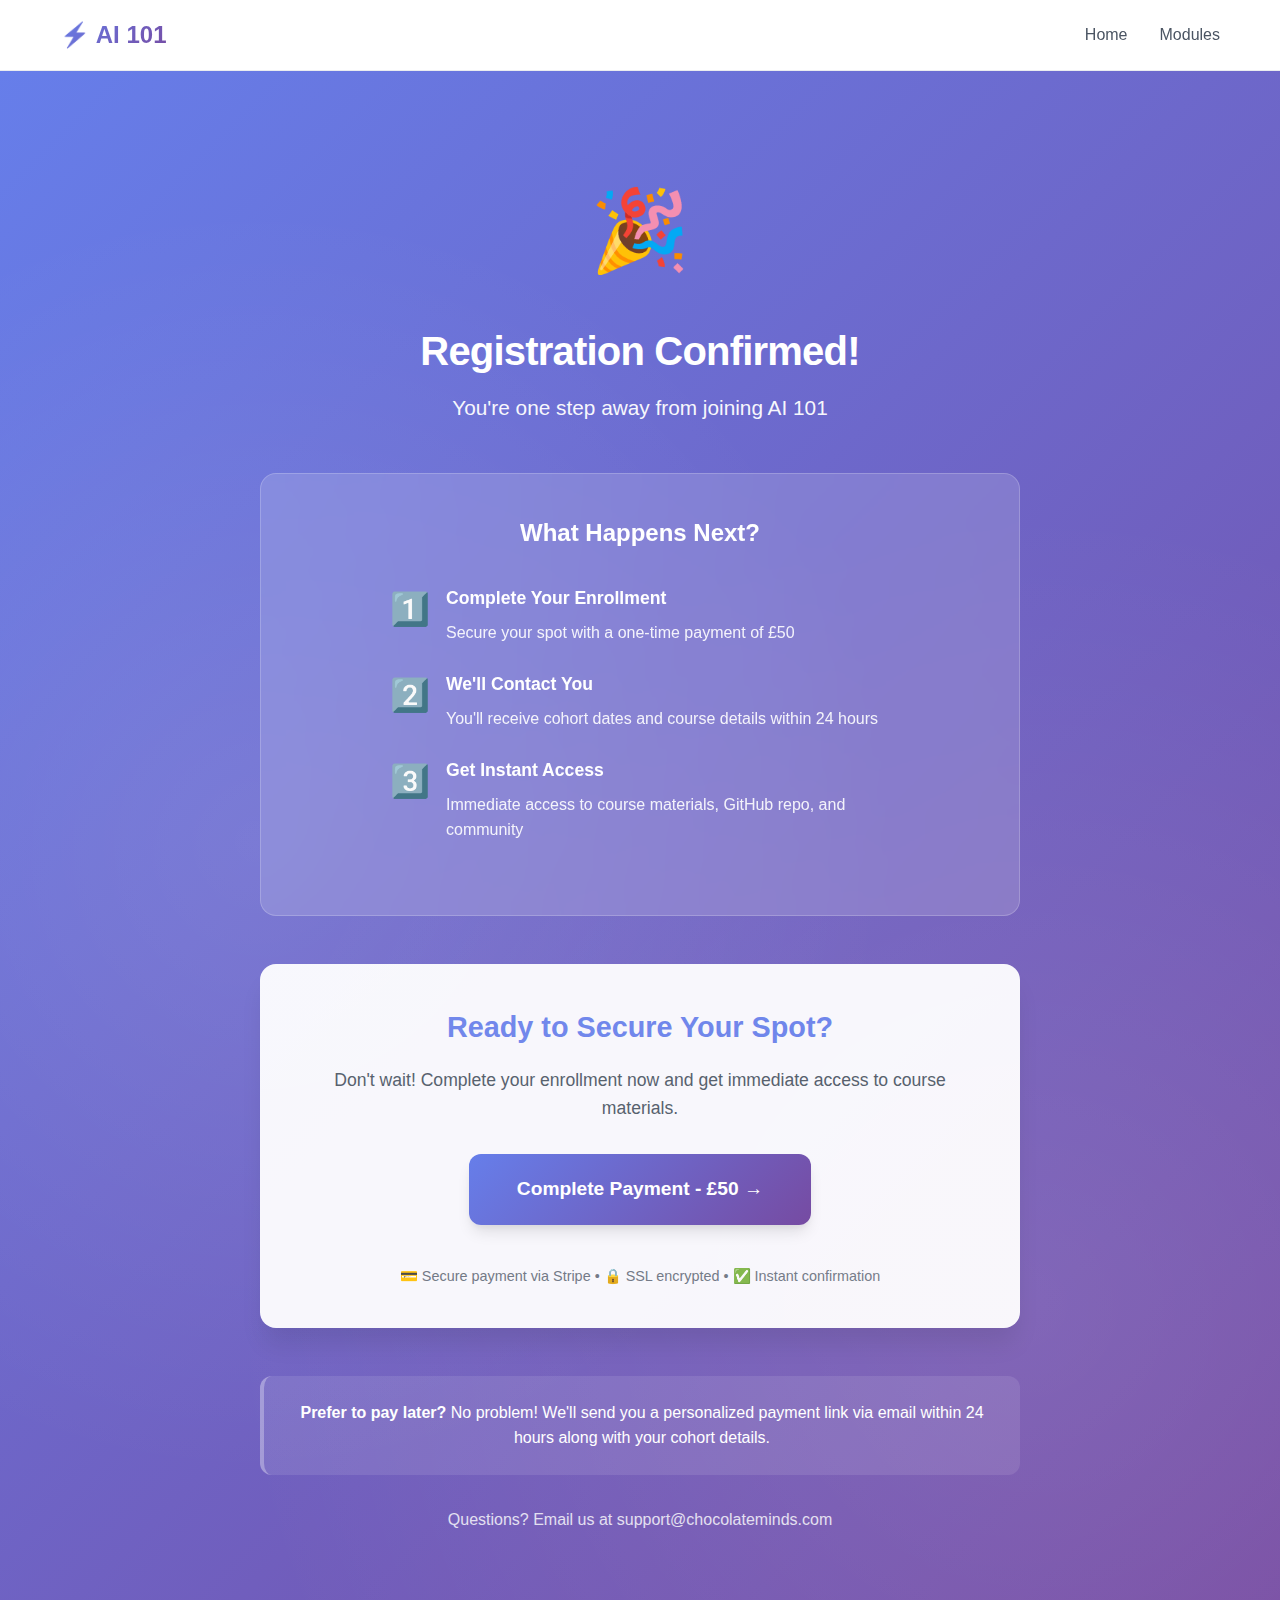
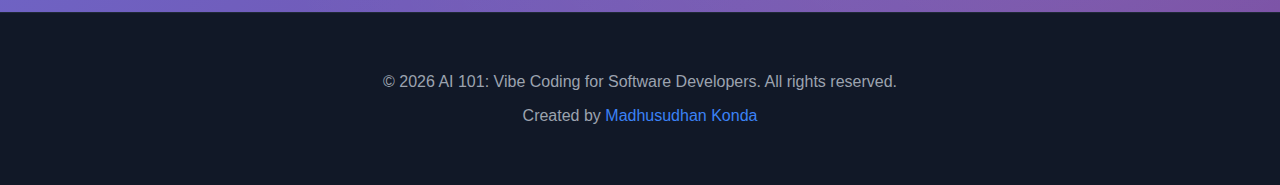
<file: docs/registered.html>
<!DOCTYPE html>
<html lang="en">
<head>
    <meta charset="UTF-8">
    <meta name="viewport" content="width=device-width, initial-scale=1.0">
    <title>Registration Confirmed - AI 101 Course</title>
    <link rel="stylesheet" href="assets/css/style.css">
</head>
<body>
    <!-- Navigation -->
    <nav class="navbar">
        <div class="container">
            <div class="nav-brand">
                <h2>⚡ AI 101</h2>
            </div>
            <ul class="nav-menu">
                <li><a href="index.html">Home</a></li>
                <li><a href="modules.html">Modules</a></li>
            </ul>
        </div>
    </nav>

    <!-- Success Section -->
    <section class="hero" style="min-height: 90vh; display: flex; align-items: center;">
        <div class="container" style="text-align: center; max-width: 800px; margin: 0 auto;">
            <div style="font-size: 5rem; margin-bottom: 2rem;">🎉</div>
            <h1 class="hero-title" style="font-size: 2.5rem;">Registration Confirmed!</h1>
            <p class="hero-subtitle" style="font-size: 1.3rem;">You're one step away from joining AI 101</p>
            
            <div style="background: rgba(255, 255, 255, 0.15); backdrop-filter: blur(10px); padding: 2.5rem; border-radius: 1rem; margin: 3rem auto; border: 1px solid rgba(255, 255, 255, 0.2);">
                <h3 style="margin-bottom: 1.5rem; font-size: 1.5rem;">What Happens Next?</h3>
                
                <div style="text-align: left; margin: 2rem auto; max-width: 500px;">
                    <div style="display: flex; gap: 1rem; margin-bottom: 1.5rem; align-items: flex-start;">
                        <div style="font-size: 2rem; flex-shrink: 0;">1️⃣</div>
                        <div>
                            <strong style="display: block; margin-bottom: 0.5rem; font-size: 1.1rem;">Complete Your Enrollment</strong>
                            <p style="opacity: 0.9; margin: 0;">Secure your spot with a one-time payment of £50</p>
                        </div>
                    </div>
                    
                    <div style="display: flex; gap: 1rem; margin-bottom: 1.5rem; align-items: flex-start;">
                        <div style="font-size: 2rem; flex-shrink: 0;">2️⃣</div>
                        <div>
                            <strong style="display: block; margin-bottom: 0.5rem; font-size: 1.1rem;">We'll Contact You</strong>
                            <p style="opacity: 0.9; margin: 0;">You'll receive cohort dates and course details within 24 hours</p>
                        </div>
                    </div>
                    
                    <div style="display: flex; gap: 1rem; margin-bottom: 1.5rem; align-items: flex-start;">
                        <div style="font-size: 2rem; flex-shrink: 0;">3️⃣</div>
                        <div>
                            <strong style="display: block; margin-bottom: 0.5rem; font-size: 1.1rem;">Get Instant Access</strong>
                            <p style="opacity: 0.9; margin: 0;">Immediate access to course materials, GitHub repo, and community</p>
                        </div>
                    </div>
                </div>
            </div>

            <div style="background: rgba(255, 255, 255, 0.95); color: #1f2937; padding: 2.5rem; border-radius: 1rem; margin: 2rem auto; box-shadow: 0 20px 25px -5px rgba(0, 0, 0, 0.1);">
                <h3 style="color: #667eea; margin-bottom: 1rem; font-size: 1.8rem;">Ready to Secure Your Spot?</h3>
                <p style="margin-bottom: 2rem; color: #4b5563; font-size: 1.1rem;">
                    Don't wait! Complete your enrollment now and get immediate access to course materials.
                </p>
                
                <a href="https://buy.stripe.com/9B614o3STbCg9Ph4DUcV200" 
                   class="btn btn-primary" 
                   style="background: linear-gradient(135deg, #667eea 0%, #764ba2 100%); color: white; font-size: 1.2rem; padding: 1.25rem 3rem; display: inline-block; margin-bottom: 1rem;">
                    Complete Payment - £50 →
                </a>
                
                <p style="font-size: 0.9rem; color: #6b7280; margin-top: 1rem;">
                    💳 Secure payment via Stripe • 🔒 SSL encrypted • ✅ Instant confirmation
                </p>
            </div>

            <div style="margin-top: 3rem; padding: 1.5rem; background: rgba(255, 255, 255, 0.1); border-radius: 0.75rem; border-left: 4px solid rgba(255, 255, 255, 0.3);">
                <p style="font-size: 1rem; margin: 0;">
                    <strong>Prefer to pay later?</strong> No problem! We'll send you a personalized payment link via email within 24 hours along with your cohort details.
                </p>
            </div>

            <div style="margin-top: 2rem;">
                <p style="opacity: 0.8;">Questions? Email us at support@chocolateminds.com</p>
            </div>
        </div>
    </section>

    <!-- Footer -->
    <footer class="footer">
        <div class="container">
            <p>&copy; 2026 AI 101: Vibe Coding for Software Developers. All rights reserved.</p>
            <p>Created by <a href="https://chocolateminds.com/ai" target="_blank">Madhusudhan Konda</a></p>
        </div>
    </footer>
</body>
</html>
</file>
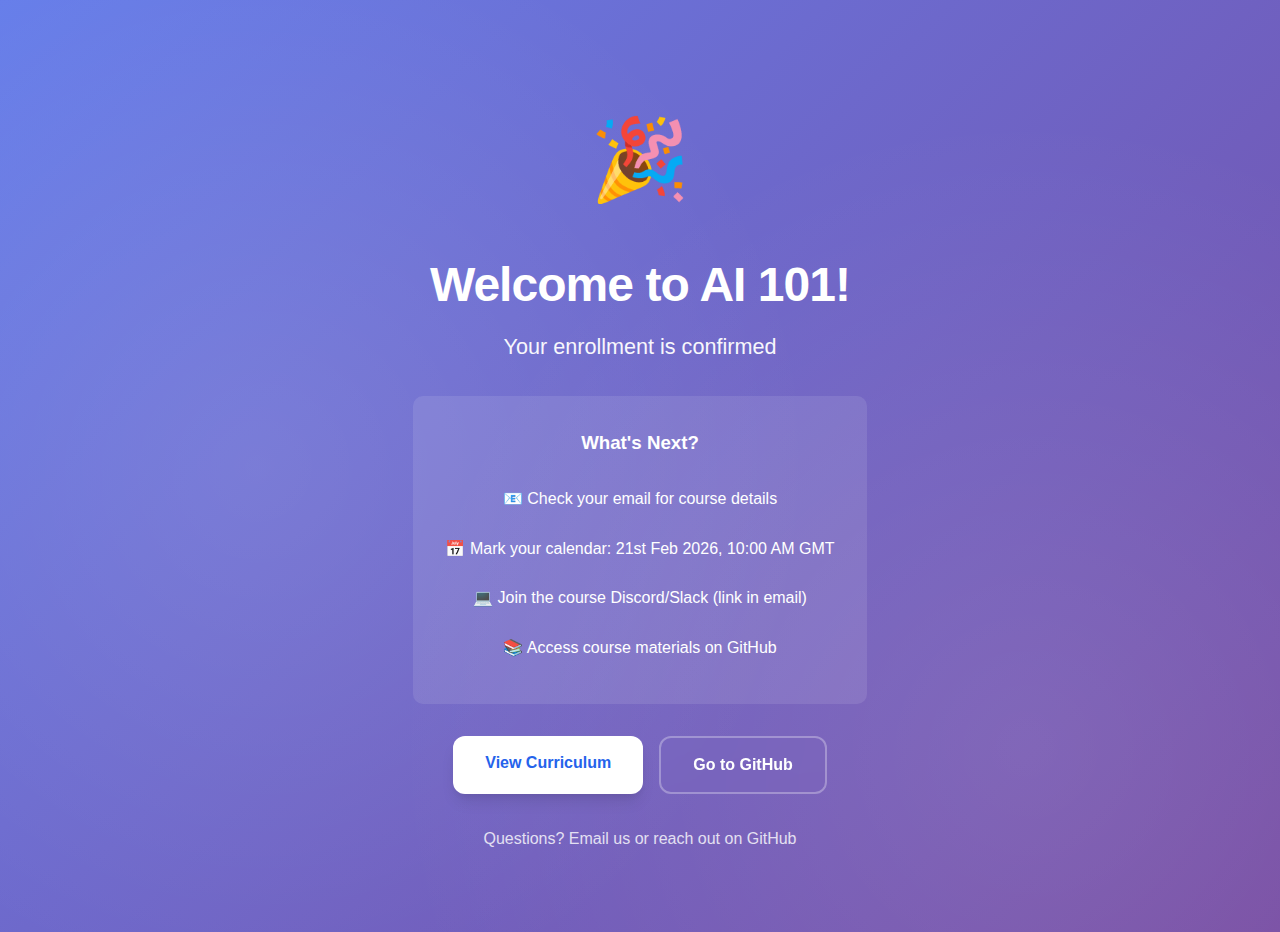
<file: docs/success.html>
<!DOCTYPE html>
<html lang="en">
<head>
    <meta charset="UTF-8">
    <meta name="viewport" content="width=device-width, initial-scale=1.0">
    <title>Success - AI 101 Course</title>
    <link rel="stylesheet" href="assets/css/style.css">
</head>
<body>
    <section class="hero" style="min-height: 100vh; display: flex; align-items: center;">
        <div class="container" style="text-align: center;">
            <div style="font-size: 5rem; margin-bottom: 2rem;">🎉</div>
            <h1 class="hero-title">Welcome to AI 101!</h1>
            <p class="hero-subtitle">Your enrollment is confirmed</p>
            
            <div style="background: rgba(255,255,255,0.1); padding: 2rem; border-radius: 10px; margin: 2rem auto; max-width: 600px;">
                <h3 style="margin-bottom: 1rem;">What's Next?</h3>
                <ul style="list-style: none; padding: 0;">
                    <li style="padding: 0.75rem 0;">📧 Check your email for course details</li>
                    <li style="padding: 0.75rem 0;">📅 Mark your calendar: 21st Feb 2026, 10:00 AM GMT</li>
                    <li style="padding: 0.75rem 0;">💻 Join the course Discord/Slack (link in email)</li>
                    <li style="padding: 0.75rem 0;">📚 Access course materials on GitHub</li>
                </ul>
            </div>
            
            <div class="hero-cta">
                <a href="modules.html" class="btn btn-primary">View Curriculum</a>
                <a href="https://github.com/madhusudhankonda/vibe-coding-4-sofware-developers" class="btn btn-secondary">Go to GitHub</a>
            </div>
            
            <p style="margin-top: 2rem; opacity: 0.8;">
                Questions? Email us or reach out on GitHub
            </p>
        </div>
    </section>
</body>
</html>
</file>
<file: docs/assets/css/style.css>
:root {
    /* Modern professional color palette */
    --primary-color: #2563eb;      /* Modern blue */
    --primary-dark: #1e40af;       /* Darker blue */
    --primary-light: #3b82f6;      /* Light blue */
    --accent-color: #10b981;       /* Modern green accent */
    --accent-orange: #f59e0b;      /* Warm accent */
    
    /* Text colors */
    --text-dark: #1f2937;          /* Dark gray */
    --text-medium: #4b5563;        /* Medium gray */
    --text-light: #6b7280;         /* Light gray */
    
    /* Background colors */
    --bg-white: #ffffff;
    --bg-light: #f9fafb;           /* Very light gray */
    --bg-dark: #111827;            /* Dark background */
    --bg-card: #ffffff;
    
    /* Gradients */
    --gradient-primary: linear-gradient(135deg, #667eea 0%, #764ba2 100%);
    --gradient-dark: linear-gradient(135deg, #1f2937 0%, #111827 100%);
    
    /* Shadows */
    --shadow-sm: 0 1px 2px 0 rgba(0, 0, 0, 0.05);
    --shadow: 0 4px 6px -1px rgba(0, 0, 0, 0.1), 0 2px 4px -1px rgba(0, 0, 0, 0.06);
    --shadow-lg: 0 10px 15px -3px rgba(0, 0, 0, 0.1), 0 4px 6px -2px rgba(0, 0, 0, 0.05);
    --shadow-xl: 0 20px 25px -5px rgba(0, 0, 0, 0.1), 0 10px 10px -5px rgba(0, 0, 0, 0.04);
    
    /* Border radius */
    --radius-sm: 0.375rem;
    --radius: 0.5rem;
    --radius-lg: 0.75rem;
    --radius-xl: 1rem;
}

* {
    margin: 0;
    padding: 0;
    box-sizing: border-box;
}

body {
    font-family: -apple-system, BlinkMacSystemFont, 'Segoe UI', Roboto, 'Inter', 'Helvetica Neue', Arial, sans-serif;
    line-height: 1.6;
    color: var(--text-dark);
    background: var(--bg-white);
    -webkit-font-smoothing: antialiased;
    -moz-osx-font-smoothing: grayscale;
}

.container {
    max-width: 1200px;
    margin: 0 auto;
    padding: 0 20px;
}

/* Navigation */
.navbar {
    background: rgba(255, 255, 255, 0.95);
    backdrop-filter: blur(10px);
    border-bottom: 1px solid rgba(229, 231, 235, 0.8);
    position: sticky;
    top: 0;
    z-index: 1000;
    padding: 1rem 0;
}

.navbar .container {
    display: flex;
    justify-content: space-between;
    align-items: center;
}

.nav-brand h2 {
    background: var(--gradient-primary);
    -webkit-background-clip: text;
    -webkit-text-fill-color: transparent;
    background-clip: text;
    font-size: 1.5rem;
    font-weight: 700;
}

.nav-menu {
    display: flex;
    list-style: none;
    gap: 2rem;
}

.nav-menu a {
    text-decoration: none;
    color: var(--text-medium);
    font-weight: 500;
    transition: all 0.3s;
    position: relative;
}

.nav-menu a:hover {
    color: var(--primary-color);
}

.nav-menu a::after {
    content: '';
    position: absolute;
    bottom: -4px;
    left: 0;
    width: 0;
    height: 2px;
    background: var(--primary-color);
    transition: width 0.3s;
}

.nav-menu a:hover::after {
    width: 100%;
}

/* Hero Section */
.hero {
    background: var(--gradient-primary);
    color: white;
    padding: 6rem 0 5rem;
    text-align: center;
    position: relative;
    overflow: hidden;
}

.hero::before {
    content: '';
    position: absolute;
    top: 0;
    left: 0;
    right: 0;
    bottom: 0;
    background: 
        radial-gradient(circle at 20% 50%, rgba(255, 255, 255, 0.1) 0%, transparent 50%),
        radial-gradient(circle at 80% 80%, rgba(255, 255, 255, 0.1) 0%, transparent 50%);
    pointer-events: none;
}

.hero-content {
    position: relative;
    z-index: 1;
}

.hero-title {
    font-size: 3rem;
    margin-bottom: 1rem;
    font-weight: 800;
    letter-spacing: -0.02em;
    line-height: 1.2;
}

.hero-subtitle {
    font-size: 1.35rem;
    margin-bottom: 1rem;
    opacity: 0.95;
    font-weight: 400;
}

.hero-instructor {
    font-size: 1.1rem;
    margin-bottom: 2rem;
    opacity: 0.9;
    font-weight: 500;
}

.hero-details {
    display: flex;
    justify-content: center;
    gap: 2rem;
    flex-wrap: wrap;
    margin-bottom: 2rem;
}

.detail-item {
    display: flex;
    align-items: center;
    gap: 0.5rem;
    background: rgba(255, 255, 255, 0.15);
    backdrop-filter: blur(10px);
    padding: 0.75rem 1.5rem;
    border-radius: 50px;
    border: 1px solid rgba(255, 255, 255, 0.2);
}

.icon {
    font-size: 1.5rem;
}

.hero-cta {
    display: flex;
    justify-content: center;
    gap: 1rem;
    flex-wrap: wrap;
}

/* Buttons */
.btn {
    display: inline-block;
    padding: 0.875rem 2rem;
    border-radius: var(--radius-lg);
    text-decoration: none;
    font-weight: 600;
    transition: all 0.3s ease;
    border: none;
    cursor: pointer;
    font-size: 1rem;
    position: relative;
    overflow: hidden;
}

.btn-primary {
    background: white;
    color: var(--primary-color);
    box-shadow: var(--shadow-lg);
}

.btn-primary:hover {
    transform: translateY(-2px);
    box-shadow: var(--shadow-xl);
    background: rgba(255, 255, 255, 0.95);
}

.btn-secondary {
    background: transparent;
    color: white;
    border: 2px solid rgba(255, 255, 255, 0.3);
    backdrop-filter: blur(10px);
}

.btn-secondary:hover {
    background: rgba(255, 255, 255, 0.1);
    border-color: white;
}

.hero .btn-secondary {
    color: white;
    border-color: rgba(255, 255, 255, 0.3);
}

.hero .btn-secondary:hover {
    background: rgba(255, 255, 255, 0.1);
    border-color: white;
}

/* Button on white background */
.section .btn-primary {
    background: var(--primary-color);
    color: white;
}

.section .btn-primary:hover {
    background: var(--primary-dark);
}

.section .btn-secondary {
    background: transparent;
    color: var(--primary-color);
    border: 2px solid var(--primary-color);
}

.section .btn-secondary:hover {
    background: var(--primary-color);
    color: white;
}

/* Sections */
.section {
    padding: 5rem 0;
}

.bg-alt {
    background: var(--bg-light);
}

.section-title {
    text-align: center;
    font-size: 2.5rem;
    margin-bottom: 3rem;
    color: var(--text-dark);
}

/* About Grid */
.about-grid {
    display: grid;
    grid-template-columns: repeat(auto-fit, minmax(300px, 1fr));
    gap: 2rem;
}

.about-card {
    background: var(--bg-card);
    padding: 2rem;
    border-radius: var(--radius-xl);
    border: 1px solid #e5e7eb;
    text-align: center;
    transition: all 0.3s ease;
}

.about-card:hover {
    transform: translateY(-5px);
    box-shadow: var(--shadow-lg);
    border-color: var(--primary-color);
}

.card-icon {
    font-size: 3rem;
    margin-bottom: 1rem;
}

.about-card h3 {
    margin-bottom: 1rem;
    color: var(--text-dark);
    font-weight: 700;
}

.about-card p {
    color: var(--text-light);
    line-height: 1.7;
}

/* Parts Grid */
.parts-grid {
    display: grid;
    grid-template-columns: repeat(auto-fit, minmax(400px, 1fr));
    gap: 2rem;
}

.part-card {
    background: var(--bg-card);
    padding: 2rem;
    border-radius: var(--radius-xl);
    border: 1px solid #e5e7eb;
    transition: all 0.3s ease;
}

.part-card:hover {
    box-shadow: var(--shadow-lg);
    border-color: var(--primary-color);
}

.part-header {
    border-bottom: 2px solid #e5e7eb;
    padding-bottom: 1rem;
    margin-bottom: 1.5rem;
}

.part-header h3 {
    color: var(--text-dark);
    font-size: 1.5rem;
    margin-bottom: 0.5rem;
    font-weight: 700;
}

.part-time {
    color: var(--text-light);
    font-size: 0.9rem;
}

.part-topics {
    list-style: none;
}

.part-topics li {
    padding: 0.75rem 0;
    border-bottom: 1px solid #eee;
}

.part-topics li:before {
    content: "✓ ";
    color: var(--primary-color);
    font-weight: bold;
    margin-right: 0.5rem;
}

/* Curriculum Grid */
.curriculum-grid {
    display: grid;
    grid-template-columns: repeat(auto-fit, minmax(300px, 1fr));
    gap: 2rem;
}

.curriculum-item {
    display: flex;
    gap: 1.5rem;
    align-items: flex-start;
}

.number {
    font-size: 2rem;
    font-weight: 800;
    background: var(--gradient-primary);
    -webkit-background-clip: text;
    -webkit-text-fill-color: transparent;
    background-clip: text;
    min-width: 50px;
}

.curriculum-item h4 {
    margin-bottom: 0.5rem;
    color: var(--text-dark);
}

.curriculum-item p {
    color: var(--text-light);
}

/* Outcomes Grid */
.outcomes-grid {
    display: grid;
    grid-template-columns: repeat(auto-fit, minmax(350px, 1fr));
    gap: 1.5rem;
}

.outcome-item {
    display: flex;
    align-items: center;
    gap: 1rem;
    background: var(--bg-card);
    padding: 1.5rem;
    border-radius: var(--radius-lg);
    border: 1px solid #e5e7eb;
    transition: all 0.3s ease;
}

.outcome-item:hover {
    border-color: var(--accent-color);
    box-shadow: var(--shadow);
}

.check-icon {
    font-size: 1.5rem;
    color: var(--accent-color);
}

/* Pricing Grid */
.pricing-grid {
    display: grid;
    grid-template-columns: repeat(auto-fit, minmax(300px, 1fr));
    gap: 2rem;
    max-width: 1000px;
    margin: 0 auto;
}

.pricing-card {
    background: var(--bg-card);
    padding: 2rem;
    border-radius: var(--radius-xl);
    border: 2px solid #e5e7eb;
    position: relative;
    transition: all 0.3s ease;
}

.pricing-card:hover {
    transform: translateY(-8px);
    box-shadow: var(--shadow-xl);
    border-color: var(--primary-light);
}

.pricing-card.featured {
    border: 2px solid var(--primary-color);
    transform: scale(1.05);
    box-shadow: var(--shadow-lg);
}

.pricing-card.featured:hover {
    transform: scale(1.05) translateY(-8px);
}

.badge {
    position: absolute;
    top: -15px;
    left: 50%;
    transform: translateX(-50%);
    background: var(--gradient-primary);
    color: white;
    padding: 0.5rem 1.5rem;
    border-radius: 50px;
    font-weight: 600;
    font-size: 0.9rem;
    box-shadow: var(--shadow);
}

.pricing-header {
    text-align: center;
    border-bottom: 2px solid var(--bg-light);
    padding-bottom: 1.5rem;
    margin-bottom: 1.5rem;
}

.pricing-header h3 {
    margin-bottom: 1rem;
    color: var(--text-dark);
}

.price {
    display: flex;
    justify-content: center;
    align-items: baseline;
    gap: 0.25rem;
}

.currency {
    font-size: 1.5rem;
    color: var(--text-light);
}

.amount {
    font-size: 3rem;
    font-weight: 800;
    background: var(--gradient-primary);
    -webkit-background-clip: text;
    -webkit-text-fill-color: transparent;
    background-clip: text;
}

.features-list {
    list-style: none;
    margin-bottom: 2rem;
}

.features-list li {
    padding: 0.75rem 0;
    border-bottom: 1px solid var(--bg-light);
}

.pricing-card .btn {
    width: 100%;
    text-align: center;
}

/* Instructor Section */
.instructor-card {
    max-width: 800px;
    margin: 0 auto;
    background: var(--bg-card);
    padding: 3rem;
    border-radius: var(--radius-xl);
    border: 1px solid #e5e7eb;
}

.instructor-info h3 {
    font-size: 2rem;
    color: var(--text-dark);
    margin-bottom: 0.5rem;
    font-weight: 700;
}

.instructor-title {
    color: var(--text-light);
    font-size: 1.2rem;
    margin-bottom: 1.5rem;
}

.instructor-bio {
    color: var(--text-dark);
    line-height: 1.8;
    margin-bottom: 2rem;
}

/* Contact Section */
.contact-content {
    text-align: center;
}

.contact-content p {
    font-size: 1.2rem;
    margin-bottom: 2rem;
}

.contact-links {
    display: flex;
    justify-content: center;
    gap: 2rem;
    flex-wrap: wrap;
}

.contact-link {
    display: inline-block;
    padding: 1rem 2rem;
    background: var(--primary-color);
    color: white;
    text-decoration: none;
    border-radius: var(--radius-lg);
    font-weight: 600;
    transition: all 0.3s ease;
    box-shadow: var(--shadow);
}

.contact-link:hover {
    background: var(--primary-dark);
    transform: translateY(-2px);
    box-shadow: var(--shadow-lg);
}

/* Footer */
.footer {
    background: var(--bg-dark);
    color: #9ca3af;
    text-align: center;
    padding: 3rem 0;
    border-top: 1px solid #1f2937;
}

.footer p {
    margin: 0.5rem 0;
}

.footer a {
    color: var(--primary-light);
    text-decoration: none;
    transition: color 0.3s;
}

.footer a:hover {
    color: white;
}

/* Utility Classes */
.text-center {
    text-align: center;
}

.mt-40 {
    margin-top: 2.5rem;
}

/* Responsive Design */
@media (max-width: 768px) {
    .hero-title {
        font-size: 2rem;
    }

    .hero-subtitle {
        font-size: 1.2rem;
    }

    .nav-menu {
        flex-direction: column;
        gap: 0.5rem;
    }

    .section-title {
        font-size: 2rem;
    }

    .parts-grid,
    .pricing-grid {
        grid-template-columns: 1fr;
    }

    .pricing-card.featured {
        transform: scale(1);
    }

    .hero-cta {
        flex-direction: column;
        align-items: stretch;
    }

    .hero-cta .btn {
        width: 100%;
    }
}
</file>
<file: docs/assets/css/ideas-workshop.css>
/* Ideas to Apps Workshop Styles - Pink & Yellow Theme */

:root {
    /* Ideas to Apps Brand Colors */
    --openclaw-blue: #C850C0;
    --openclaw-yellow: #FFCC70;
    --openclaw-dark-blue: #4158D0;
    --openclaw-light-blue: #C850C0;
    
    /* Neutral Colors */
    --text-primary: #1a1a1a;
    --text-secondary: #666;
    --text-light: #999;
    --white: #ffffff;
    --bg-light: #f8f9fa;
    --bg-dark: #0a0a1a;
    
    /* Spacing */
    --spacing-xs: 0.5rem;
    --spacing-sm: 1rem;
    --spacing-md: 2rem;
    --spacing-lg: 4rem;
    --spacing-xl: 6rem;
}

* {
    margin: 0;
    padding: 0;
    box-sizing: border-box;
}

body {
    font-family: -apple-system, BlinkMacSystemFont, 'Segoe UI', Roboto, 'Helvetica Neue', Arial, sans-serif;
    line-height: 1.6;
    color: var(--text-primary);
    background: var(--white);
}

.container {
    max-width: 1200px;
    margin: 0 auto;
    padding: 0 var(--spacing-md);
}

/* Navigation */
.navbar {
    background: var(--white);
    padding: var(--spacing-sm) 0;
    box-shadow: 0 2px 10px rgba(0,0,0,0.05);
    position: sticky;
    top: 0;
    z-index: 100;
}

.navbar .container {
    display: flex;
    justify-content: space-between;
    align-items: center;
}

.logo {
    font-size: 1.1rem;
    font-weight: 600;
    color: var(--openclaw-blue);
    text-decoration: none;
    transition: opacity 0.3s;
}

.logo:hover {
    opacity: 0.8;
}

.nav-cta {
    background: var(--openclaw-blue);
    color: var(--white);
    padding: 0.5rem 1.5rem;
    border-radius: 0.5rem;
    text-decoration: none;
    font-weight: 600;
    transition: transform 0.3s, box-shadow 0.3s;
}

.nav-cta:hover {
    transform: translateY(-2px);
    box-shadow: 0 4px 12px rgba(0,0,255,0.3);
}

/* Hero Section */
.hero {
    background: linear-gradient(135deg, var(--openclaw-blue) 0%, var(--openclaw-dark-blue) 100%);
    color: var(--white);
    padding: var(--spacing-xl) 0;
    text-align: center;
    position: relative;
    overflow: hidden;
}

.hero::before {
    content: '🦞';
    position: absolute;
    font-size: 20rem;
    opacity: 0.05;
    top: 50%;
    left: 50%;
    transform: translate(-50%, -50%) rotate(-15deg);
}

.hero-badge {
    display: inline-block;
    background: var(--openclaw-yellow);
    color: var(--openclaw-dark-blue);
    padding: 0.5rem 1.5rem;
    border-radius: 2rem;
    font-weight: 700;
    font-size: 0.9rem;
    margin-bottom: var(--spacing-md);
    text-transform: uppercase;
    letter-spacing: 1px;
}

.hero-title {
    font-size: 4rem;
    font-weight: 800;
    margin-bottom: var(--spacing-sm);
    line-height: 1.1;
}

.hero-title .highlight {
    color: var(--openclaw-yellow);
    display: block;
}

.hero-subtitle {
    font-size: 1.5rem;
    margin-bottom: var(--spacing-lg);
    opacity: 0.95;
}

.event-details {
    display: grid;
    grid-template-columns: repeat(auto-fit, minmax(250px, 1fr));
    gap: var(--spacing-md);
    margin: var(--spacing-lg) auto;
    max-width: 900px;
}

.detail-item {
    background: rgba(255, 255, 255, 0.1);
    backdrop-filter: blur(10px);
    padding: var(--spacing-md);
    border-radius: 1rem;
    display: flex;
    align-items: center;
    gap: var(--spacing-sm);
    text-align: left;
}

.detail-item .icon {
    font-size: 2rem;
}

.detail-item strong {
    display: block;
    font-size: 1.1rem;
    margin-bottom: 0.25rem;
}

.detail-item p {
    opacity: 0.9;
    margin: 0;
}

.hero-note {
    margin-top: var(--spacing-md);
    opacity: 0.8;
    font-size: 0.95rem;
}

/* Buttons */
.btn {
    display: inline-block;
    padding: 1rem 2.5rem;
    border-radius: 0.75rem;
    text-decoration: none;
    font-weight: 600;
    font-size: 1.1rem;
    transition: all 0.3s;
    border: 2px solid transparent;
    cursor: pointer;
}

.btn-primary {
    background: var(--openclaw-yellow);
    color: var(--openclaw-dark-blue);
}

.btn-primary:hover {
    transform: translateY(-3px);
    box-shadow: 0 10px 30px rgba(255, 215, 0, 0.4);
}

.btn-secondary {
    background: var(--white);
    color: var(--openclaw-blue);
}

.btn-secondary:hover {
    transform: translateY(-3px);
    box-shadow: 0 10px 30px rgba(0, 0, 255, 0.2);
}

.btn-outline {
    background: transparent;
    color: var(--white);
    border: 2px solid var(--white);
}

.btn-outline:hover {
    background: var(--white);
    color: var(--openclaw-blue);
}

.btn-large {
    padding: 1.25rem 3rem;
    font-size: 1.25rem;
}

/* Sections */
.section {
    padding: var(--spacing-xl) 0;
}

.section-title {
    font-size: 2.5rem;
    font-weight: 700;
    text-align: center;
    margin-bottom: var(--spacing-md);
    color: var(--text-primary);
}

.section-subtitle {
    font-size: 1.2rem;
    text-align: center;
    color: var(--text-secondary);
    margin-bottom: var(--spacing-lg);
    max-width: 700px;
    margin-left: auto;
    margin-right: auto;
}

.bg-dark {
    background: var(--bg-dark);
    color: var(--white);
}

.bg-dark .section-title {
    color: var(--white);
}

.bg-primary {
    background: linear-gradient(135deg, var(--openclaw-blue) 0%, var(--openclaw-light-blue) 100%);
    color: var(--white);
}

.bg-primary .section-title,
.bg-primary .section-subtitle {
    color: var(--white);
}

.bg-gradient {
    background: linear-gradient(135deg, #f8f9fa 0%, #e9ecef 100%);
}

.text-center {
    text-align: center;
}

/* Learning Grid */
.learning-grid {
    display: grid;
    grid-template-columns: repeat(auto-fit, minmax(300px, 1fr));
    gap: var(--spacing-md);
    margin-top: var(--spacing-lg);
}

.learning-card {
    background: var(--white);
    padding: var(--spacing-md);
    border-radius: 1rem;
    box-shadow: 0 4px 20px rgba(0,0,0,0.08);
    transition: transform 0.3s, box-shadow 0.3s;
}

.learning-card:hover {
    transform: translateY(-5px);
    box-shadow: 0 10px 40px rgba(0,0,255,0.15);
}

.card-icon {
    font-size: 3rem;
    margin-bottom: var(--spacing-sm);
}

.learning-card h3 {
    font-size: 1.5rem;
    margin-bottom: var(--spacing-sm);
    color: var(--openclaw-blue);
}

/* Feature Content */
.feature-content {
    max-width: 800px;
    margin: 0 auto;
}

.lead {
    font-size: 1.25rem;
    margin-bottom: var(--spacing-md);
    font-weight: 500;
}

.feature-list {
    list-style: none;
    font-size: 1.1rem;
    margin-bottom: var(--spacing-md);
}

.feature-list li {
    padding: var(--spacing-sm) 0;
}

.feature-highlight {
    background: rgba(255, 215, 0, 0.2);
    padding: var(--spacing-md);
    border-radius: 0.75rem;
    border-left: 4px solid var(--openclaw-yellow);
    margin-top: var(--spacing-md);
}

/* Audience Grid */
.audience-grid {
    display: grid;
    grid-template-columns: repeat(auto-fit, minmax(250px, 1fr));
    gap: var(--spacing-md);
    margin-top: var(--spacing-lg);
}

.audience-card {
    background: var(--white);
    padding: var(--spacing-md);
    border-radius: 1rem;
    box-shadow: 0 4px 20px rgba(0,0,0,0.08);
    text-align: center;
}

.audience-card strong {
    display: block;
    font-size: 1.25rem;
    color: var(--openclaw-blue);
    margin-bottom: var(--spacing-xs);
}

/* Registration Box */
.registration-box {
    background: rgba(255, 255, 255, 0.15);
    backdrop-filter: blur(10px);
    border-radius: 1.5rem;
    padding: var(--spacing-lg);
    max-width: 700px;
    margin: var(--spacing-lg) auto 0;
}

.registration-content h3 {
    font-size: 1.5rem;
    margin-bottom: var(--spacing-md);
}

.steps-list {
    text-align: left;
    max-width: 600px;
    margin: 0 auto var(--spacing-md);
    font-size: 1.05rem;
    line-height: 1.8;
}

.steps-list li {
    margin-bottom: var(--spacing-sm);
}

.form-note {
    margin-top: var(--spacing-md);
    font-size: 0.95rem;
    opacity: 0.9;
}

.form-note a {
    color: var(--openclaw-yellow);
    text-decoration: underline;
}

/* Instructor */
.instructor-card {
    max-width: 800px;
    margin: 0 auto;
    background: var(--white);
    padding: var(--spacing-lg);
    border-radius: 1.5rem;
    box-shadow: 0 10px 40px rgba(0,0,0,0.1);
}

.instructor-content h3 {
    font-size: 2rem;
    color: var(--openclaw-blue);
    margin-bottom: var(--spacing-xs);
}

.instructor-title {
    color: var(--text-secondary);
    font-size: 1.1rem;
    margin-bottom: var(--spacing-md);
}

.instructor-content p {
    margin-bottom: var(--spacing-sm);
    line-height: 1.8;
}

.instructor-links {
    display: flex;
    gap: var(--spacing-sm);
    margin-top: var(--spacing-md);
    flex-wrap: wrap;
}

.instructor-links a {
    background: var(--openclaw-blue);
    color: var(--white);
    padding: 0.5rem 1.5rem;
    border-radius: 0.5rem;
    text-decoration: none;
    transition: transform 0.3s;
}

.instructor-links a:hover {
    transform: translateY(-2px);
}

/* Courses Preview */
.courses-preview {
    display: grid;
    grid-template-columns: repeat(auto-fit, minmax(300px, 1fr));
    gap: var(--spacing-md);
    margin-top: var(--spacing-lg);
    max-width: 900px;
    margin-left: auto;
    margin-right: auto;
}

.course-card {
    background: var(--white);
    padding: var(--spacing-md);
    border-radius: 1rem;
    box-shadow: 0 4px 20px rgba(0,0,0,0.08);
}

.course-card h4 {
    font-size: 1.5rem;
    color: var(--openclaw-blue);
    margin-bottom: var(--spacing-sm);
}

.course-card .price {
    display: block;
    font-size: 2rem;
    font-weight: 700;
    color: var(--openclaw-blue);
    margin: var(--spacing-sm) 0;
}

/* Footer */
.footer {
    background: var(--bg-dark);
    color: var(--white);
    padding: var(--spacing-lg) 0;
    text-align: center;
}

.footer-links {
    display: flex;
    justify-content: center;
    gap: var(--spacing-md);
    margin-top: var(--spacing-sm);
    flex-wrap: wrap;
}

.footer-links a {
    color: var(--openclaw-yellow);
    text-decoration: none;
    transition: opacity 0.3s;
}

.footer-links a:hover {
    opacity: 0.8;
}

/* Responsive */
@media (max-width: 768px) {
    .hero-title {
        font-size: 2.5rem;
    }
    
    .hero-subtitle {
        font-size: 1.2rem;
    }
    
    .section-title {
        font-size: 2rem;
    }
    
    .event-details {
        grid-template-columns: 1fr;
    }
    
    .learning-grid,
    .audience-grid,
    .courses-preview {
        grid-template-columns: 1fr;
    }
    
    /* Better mobile button sizes */
    .btn {
        min-height: 48px;
        display: inline-flex;
        align-items: center;
        justify-content: center;
        -webkit-tap-highlight-color: transparent;
        touch-action: manipulation;
    }
    
    .btn-large {
        min-height: 56px;
        width: 100%;
        max-width: 100%;
    }
}
</file>
<file: docs/assets/css/openclaw-workshop.css>
/* OpenClaw Workshop Styles - Blue & Yellow Theme */

:root {
    /* OpenClaw Brand Colors */
    --openclaw-blue: #0000FF;
    --openclaw-yellow: #FFD700;
    --openclaw-dark-blue: #000080;
    --openclaw-light-blue: #4169E1;
    
    /* Neutral Colors */
    --text-primary: #1a1a1a;
    --text-secondary: #666;
    --text-light: #999;
    --white: #ffffff;
    --bg-light: #f8f9fa;
    --bg-dark: #0a0a1a;
    
    /* Spacing */
    --spacing-xs: 0.5rem;
    --spacing-sm: 1rem;
    --spacing-md: 2rem;
    --spacing-lg: 4rem;
    --spacing-xl: 6rem;
}

* {
    margin: 0;
    padding: 0;
    box-sizing: border-box;
}

body {
    font-family: -apple-system, BlinkMacSystemFont, 'Segoe UI', Roboto, 'Helvetica Neue', Arial, sans-serif;
    line-height: 1.6;
    color: var(--text-primary);
    background: var(--white);
}

.container {
    max-width: 1200px;
    margin: 0 auto;
    padding: 0 var(--spacing-md);
}

/* Navigation */
.navbar {
    background: var(--white);
    padding: var(--spacing-sm) 0;
    box-shadow: 0 2px 10px rgba(0,0,0,0.05);
    position: sticky;
    top: 0;
    z-index: 100;
}

.navbar .container {
    display: flex;
    justify-content: space-between;
    align-items: center;
}

.logo {
    font-size: 1.1rem;
    font-weight: 600;
    color: var(--openclaw-blue);
    text-decoration: none;
    transition: opacity 0.3s;
}

.logo:hover {
    opacity: 0.8;
}

.nav-cta {
    background: var(--openclaw-blue);
    color: var(--white);
    padding: 0.5rem 1.5rem;
    border-radius: 0.5rem;
    text-decoration: none;
    font-weight: 600;
    transition: transform 0.3s, box-shadow 0.3s;
}

.nav-cta:hover {
    transform: translateY(-2px);
    box-shadow: 0 4px 12px rgba(0,0,255,0.3);
}

/* Hero Section */
.hero {
    background: linear-gradient(135deg, var(--openclaw-blue) 0%, var(--openclaw-dark-blue) 100%);
    color: var(--white);
    padding: var(--spacing-xl) 0;
    text-align: center;
    position: relative;
    overflow: hidden;
}

.hero::before {
    content: '🦞';
    position: absolute;
    font-size: 20rem;
    opacity: 0.05;
    top: 50%;
    left: 50%;
    transform: translate(-50%, -50%) rotate(-15deg);
}

.hero-badge {
    display: inline-block;
    background: var(--openclaw-yellow);
    color: var(--openclaw-dark-blue);
    padding: 0.5rem 1.5rem;
    border-radius: 2rem;
    font-weight: 700;
    font-size: 0.9rem;
    margin-bottom: var(--spacing-md);
    text-transform: uppercase;
    letter-spacing: 1px;
}

.hero-title {
    font-size: 4rem;
    font-weight: 800;
    margin-bottom: var(--spacing-sm);
    line-height: 1.1;
}

.hero-title .highlight {
    color: var(--openclaw-yellow);
    display: block;
}

.hero-subtitle {
    font-size: 1.5rem;
    margin-bottom: var(--spacing-lg);
    opacity: 0.95;
}

.event-details {
    display: grid;
    grid-template-columns: repeat(auto-fit, minmax(250px, 1fr));
    gap: var(--spacing-md);
    margin: var(--spacing-lg) auto;
    max-width: 900px;
}

.detail-item {
    background: rgba(255, 255, 255, 0.1);
    backdrop-filter: blur(10px);
    padding: var(--spacing-md);
    border-radius: 1rem;
    display: flex;
    align-items: center;
    gap: var(--spacing-sm);
    text-align: left;
}

.detail-item .icon {
    font-size: 2rem;
}

.detail-item strong {
    display: block;
    font-size: 1.1rem;
    margin-bottom: 0.25rem;
}

.detail-item p {
    opacity: 0.9;
    margin: 0;
}

.hero-note {
    margin-top: var(--spacing-md);
    opacity: 0.8;
    font-size: 0.95rem;
}

/* Buttons */
.btn {
    display: inline-block;
    padding: 1rem 2.5rem;
    border-radius: 0.75rem;
    text-decoration: none;
    font-weight: 600;
    font-size: 1.1rem;
    transition: all 0.3s;
    border: 2px solid transparent;
    cursor: pointer;
}

.btn-primary {
    background: var(--openclaw-yellow);
    color: var(--openclaw-dark-blue);
}

.btn-primary:hover {
    transform: translateY(-3px);
    box-shadow: 0 10px 30px rgba(255, 215, 0, 0.4);
}

.btn-secondary {
    background: var(--white);
    color: var(--openclaw-blue);
}

.btn-secondary:hover {
    transform: translateY(-3px);
    box-shadow: 0 10px 30px rgba(0, 0, 255, 0.2);
}

.btn-outline {
    background: transparent;
    color: var(--white);
    border: 2px solid var(--white);
}

.btn-outline:hover {
    background: var(--white);
    color: var(--openclaw-blue);
}

.btn-large {
    padding: 1.25rem 3rem;
    font-size: 1.25rem;
}

/* Sections */
.section {
    padding: var(--spacing-xl) 0;
}

.section-title {
    font-size: 2.5rem;
    font-weight: 700;
    text-align: center;
    margin-bottom: var(--spacing-md);
    color: var(--text-primary);
}

.section-subtitle {
    font-size: 1.2rem;
    text-align: center;
    color: var(--text-secondary);
    margin-bottom: var(--spacing-lg);
    max-width: 700px;
    margin-left: auto;
    margin-right: auto;
}

.bg-dark {
    background: var(--bg-dark);
    color: var(--white);
}

.bg-dark .section-title {
    color: var(--white);
}

.bg-primary {
    background: linear-gradient(135deg, var(--openclaw-blue) 0%, var(--openclaw-light-blue) 100%);
    color: var(--white);
}

.bg-primary .section-title,
.bg-primary .section-subtitle {
    color: var(--white);
}

.bg-gradient {
    background: linear-gradient(135deg, #f8f9fa 0%, #e9ecef 100%);
}

.text-center {
    text-align: center;
}

/* Learning Grid */
.learning-grid {
    display: grid;
    grid-template-columns: repeat(auto-fit, minmax(300px, 1fr));
    gap: var(--spacing-md);
    margin-top: var(--spacing-lg);
}

.learning-card {
    background: var(--white);
    padding: var(--spacing-md);
    border-radius: 1rem;
    box-shadow: 0 4px 20px rgba(0,0,0,0.08);
    transition: transform 0.3s, box-shadow 0.3s;
}

.learning-card:hover {
    transform: translateY(-5px);
    box-shadow: 0 10px 40px rgba(0,0,255,0.15);
}

.card-icon {
    font-size: 3rem;
    margin-bottom: var(--spacing-sm);
}

.learning-card h3 {
    font-size: 1.5rem;
    margin-bottom: var(--spacing-sm);
    color: var(--openclaw-blue);
}

/* Feature Content */
.feature-content {
    max-width: 800px;
    margin: 0 auto;
}

.lead {
    font-size: 1.25rem;
    margin-bottom: var(--spacing-md);
    font-weight: 500;
}

.feature-list {
    list-style: none;
    font-size: 1.1rem;
    margin-bottom: var(--spacing-md);
}

.feature-list li {
    padding: var(--spacing-sm) 0;
}

.feature-highlight {
    background: rgba(255, 215, 0, 0.2);
    padding: var(--spacing-md);
    border-radius: 0.75rem;
    border-left: 4px solid var(--openclaw-yellow);
    margin-top: var(--spacing-md);
}

/* Audience Grid */
.audience-grid {
    display: grid;
    grid-template-columns: repeat(auto-fit, minmax(250px, 1fr));
    gap: var(--spacing-md);
    margin-top: var(--spacing-lg);
}

.audience-card {
    background: var(--white);
    padding: var(--spacing-md);
    border-radius: 1rem;
    box-shadow: 0 4px 20px rgba(0,0,0,0.08);
    text-align: center;
}

.audience-card strong {
    display: block;
    font-size: 1.25rem;
    color: var(--openclaw-blue);
    margin-bottom: var(--spacing-xs);
}

/* Registration Box */
.registration-box {
    background: rgba(255, 255, 255, 0.15);
    backdrop-filter: blur(10px);
    border-radius: 1.5rem;
    padding: var(--spacing-lg);
    max-width: 700px;
    margin: var(--spacing-lg) auto 0;
}

.registration-content h3 {
    font-size: 1.5rem;
    margin-bottom: var(--spacing-md);
}

.steps-list {
    text-align: left;
    max-width: 600px;
    margin: 0 auto var(--spacing-md);
    font-size: 1.05rem;
    line-height: 1.8;
}

.steps-list li {
    margin-bottom: var(--spacing-sm);
}

.form-note {
    margin-top: var(--spacing-md);
    font-size: 0.95rem;
    opacity: 0.9;
}

.form-note a {
    color: var(--openclaw-yellow);
    text-decoration: underline;
}

/* Instructor */
.instructor-card {
    max-width: 800px;
    margin: 0 auto;
    background: var(--white);
    padding: var(--spacing-lg);
    border-radius: 1.5rem;
    box-shadow: 0 10px 40px rgba(0,0,0,0.1);
}

.instructor-content h3 {
    font-size: 2rem;
    color: var(--openclaw-blue);
    margin-bottom: var(--spacing-xs);
}

.instructor-title {
    color: var(--text-secondary);
    font-size: 1.1rem;
    margin-bottom: var(--spacing-md);
}

.instructor-content p {
    margin-bottom: var(--spacing-sm);
    line-height: 1.8;
}

.instructor-links {
    display: flex;
    gap: var(--spacing-sm);
    margin-top: var(--spacing-md);
    flex-wrap: wrap;
}

.instructor-links a {
    background: var(--openclaw-blue);
    color: var(--white);
    padding: 0.5rem 1.5rem;
    border-radius: 0.5rem;
    text-decoration: none;
    transition: transform 0.3s;
}

.instructor-links a:hover {
    transform: translateY(-2px);
}

/* Courses Preview */
.courses-preview {
    display: grid;
    grid-template-columns: repeat(auto-fit, minmax(300px, 1fr));
    gap: var(--spacing-md);
    margin-top: var(--spacing-lg);
    max-width: 900px;
    margin-left: auto;
    margin-right: auto;
}

.course-card {
    background: var(--white);
    padding: var(--spacing-md);
    border-radius: 1rem;
    box-shadow: 0 4px 20px rgba(0,0,0,0.08);
}

.course-card h4 {
    font-size: 1.5rem;
    color: var(--openclaw-blue);
    margin-bottom: var(--spacing-sm);
}

.course-card .price {
    display: block;
    font-size: 2rem;
    font-weight: 700;
    color: var(--openclaw-blue);
    margin: var(--spacing-sm) 0;
}

/* Footer */
.footer {
    background: var(--bg-dark);
    color: var(--white);
    padding: var(--spacing-lg) 0;
    text-align: center;
}

.footer-links {
    display: flex;
    justify-content: center;
    gap: var(--spacing-md);
    margin-top: var(--spacing-sm);
    flex-wrap: wrap;
}

.footer-links a {
    color: var(--openclaw-yellow);
    text-decoration: none;
    transition: opacity 0.3s;
}

.footer-links a:hover {
    opacity: 0.8;
}

/* Responsive */
@media (max-width: 768px) {
    .hero-title {
        font-size: 2.5rem;
    }
    
    .hero-subtitle {
        font-size: 1.2rem;
    }
    
    .section-title {
        font-size: 2rem;
    }
    
    .event-details {
        grid-template-columns: 1fr;
    }
    
    .learning-grid,
    .audience-grid,
    .courses-preview {
        grid-template-columns: 1fr;
    }
    
    /* Better mobile button sizes */
    .btn {
        min-height: 48px;
        display: inline-flex;
        align-items: center;
        justify-content: center;
        -webkit-tap-highlight-color: transparent;
        touch-action: manipulation;
    }
    
    .btn-large {
        min-height: 56px;
        width: 100%;
        max-width: 100%;
    }
}
</file>
